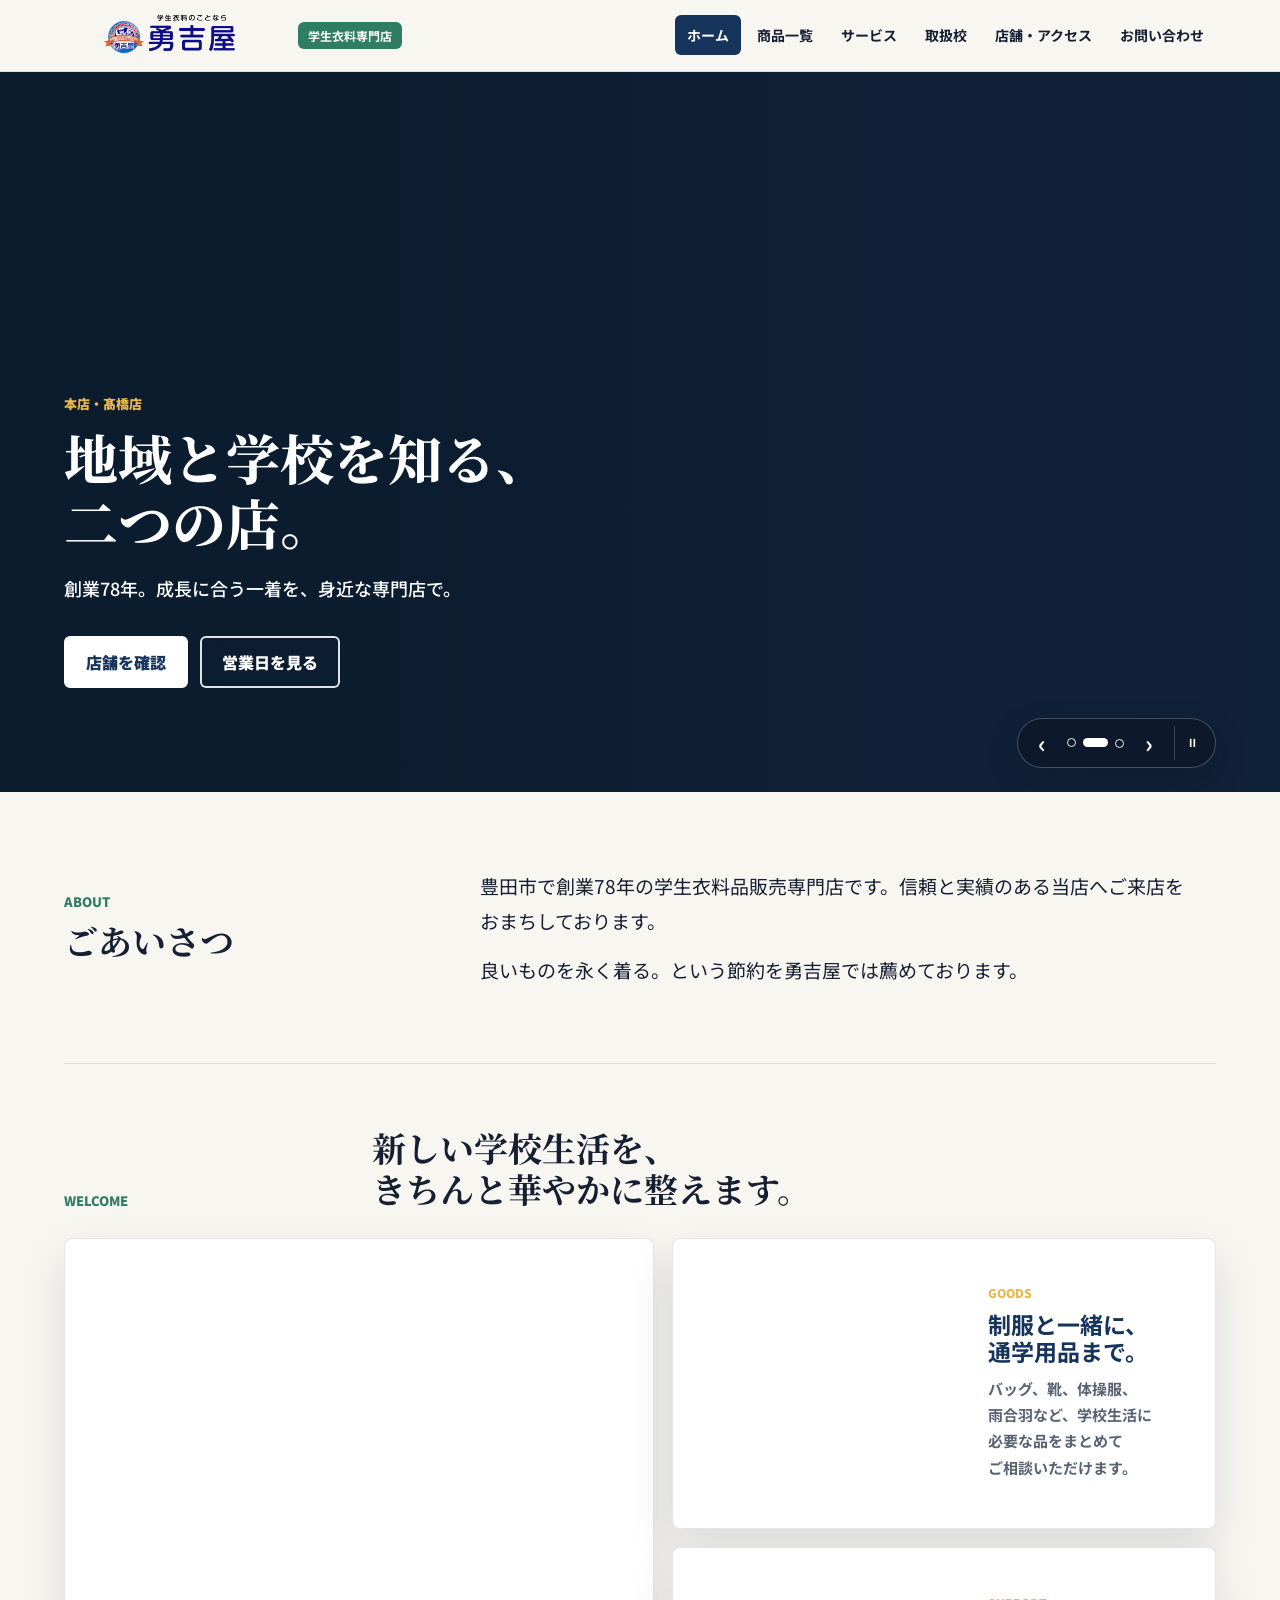
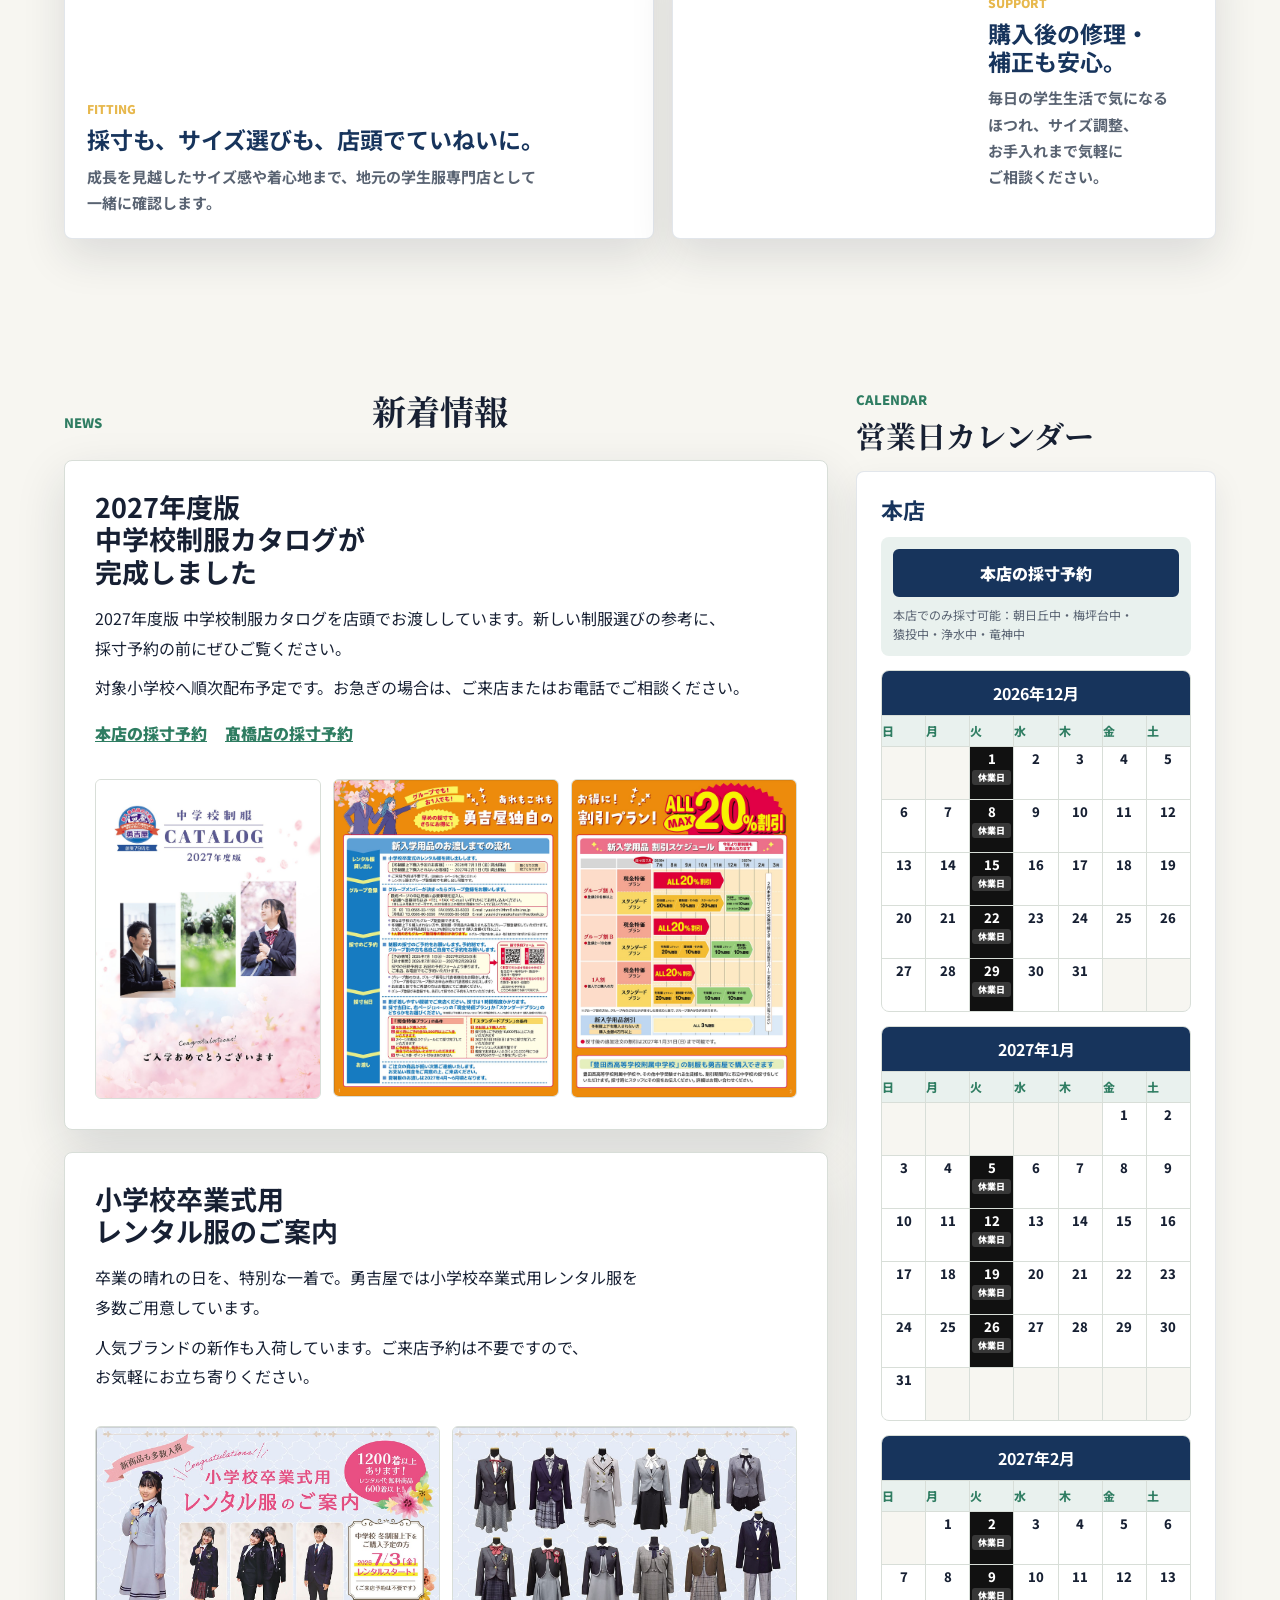
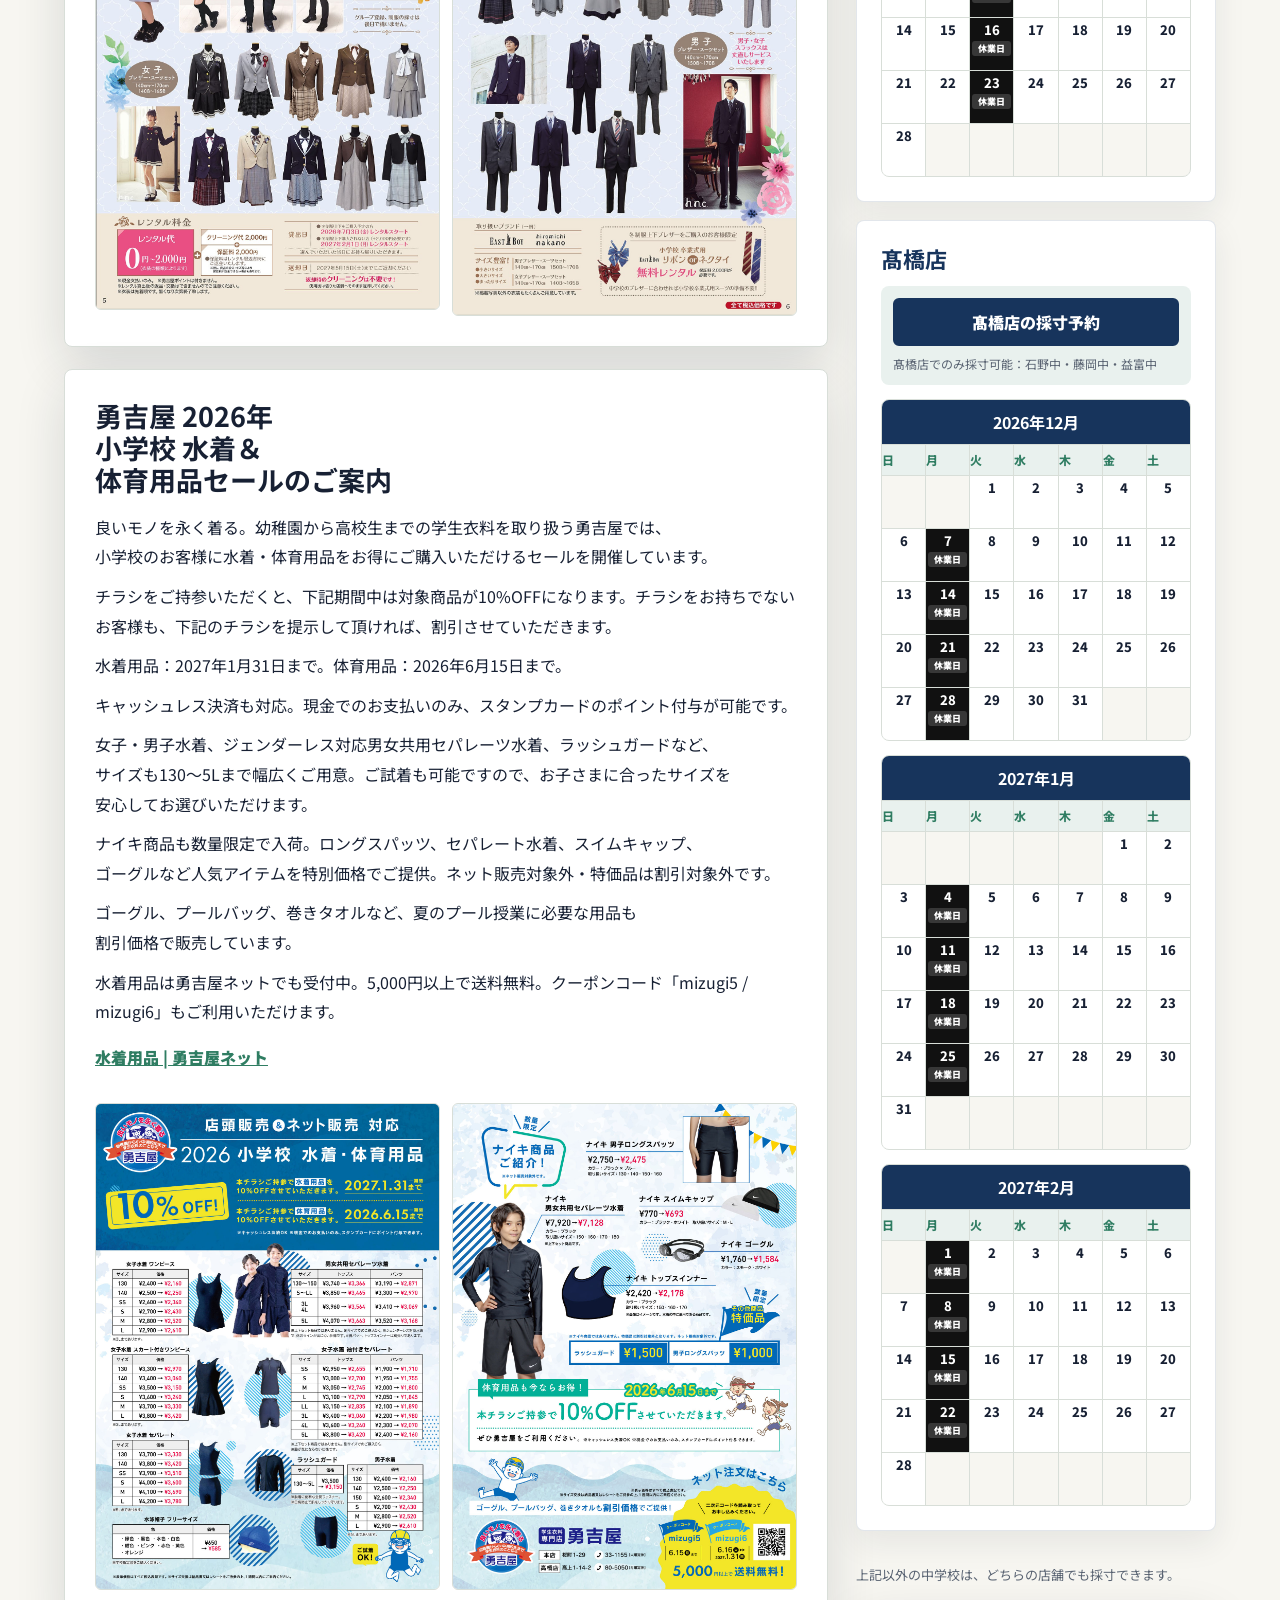
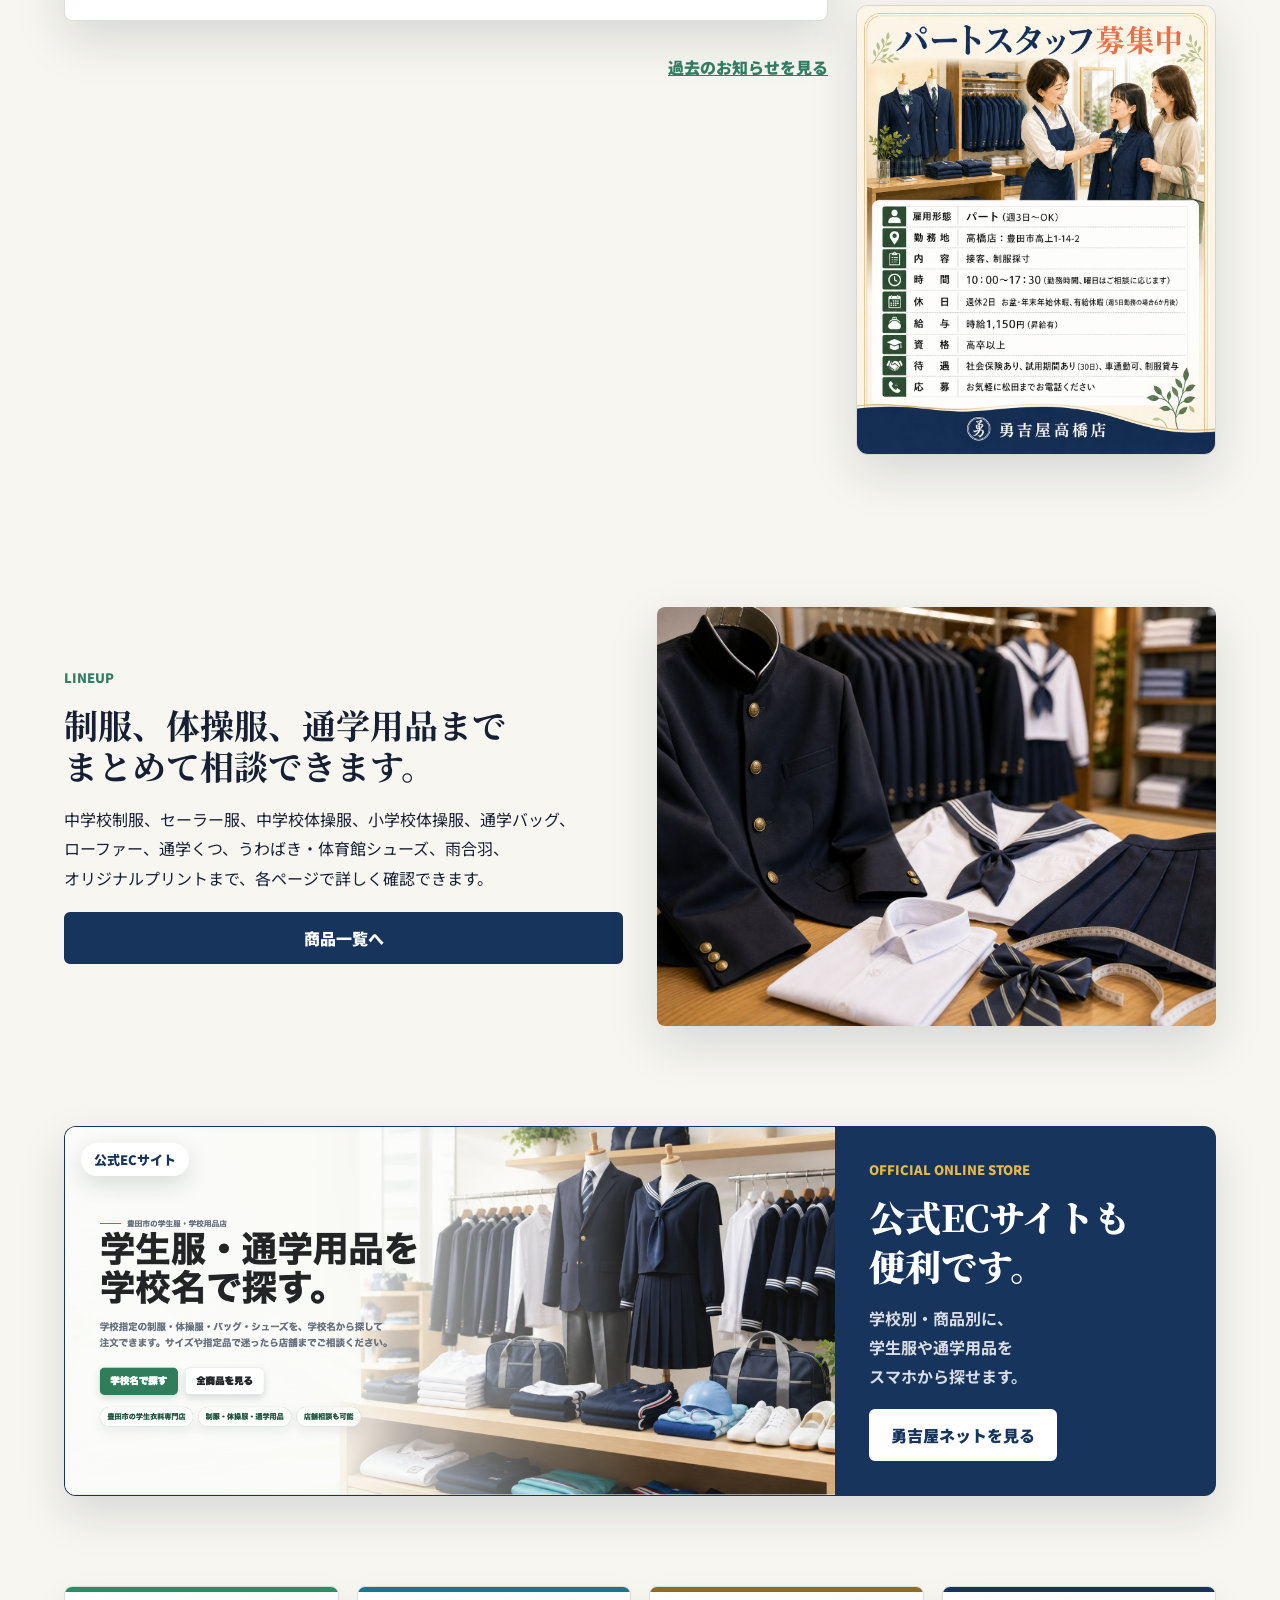
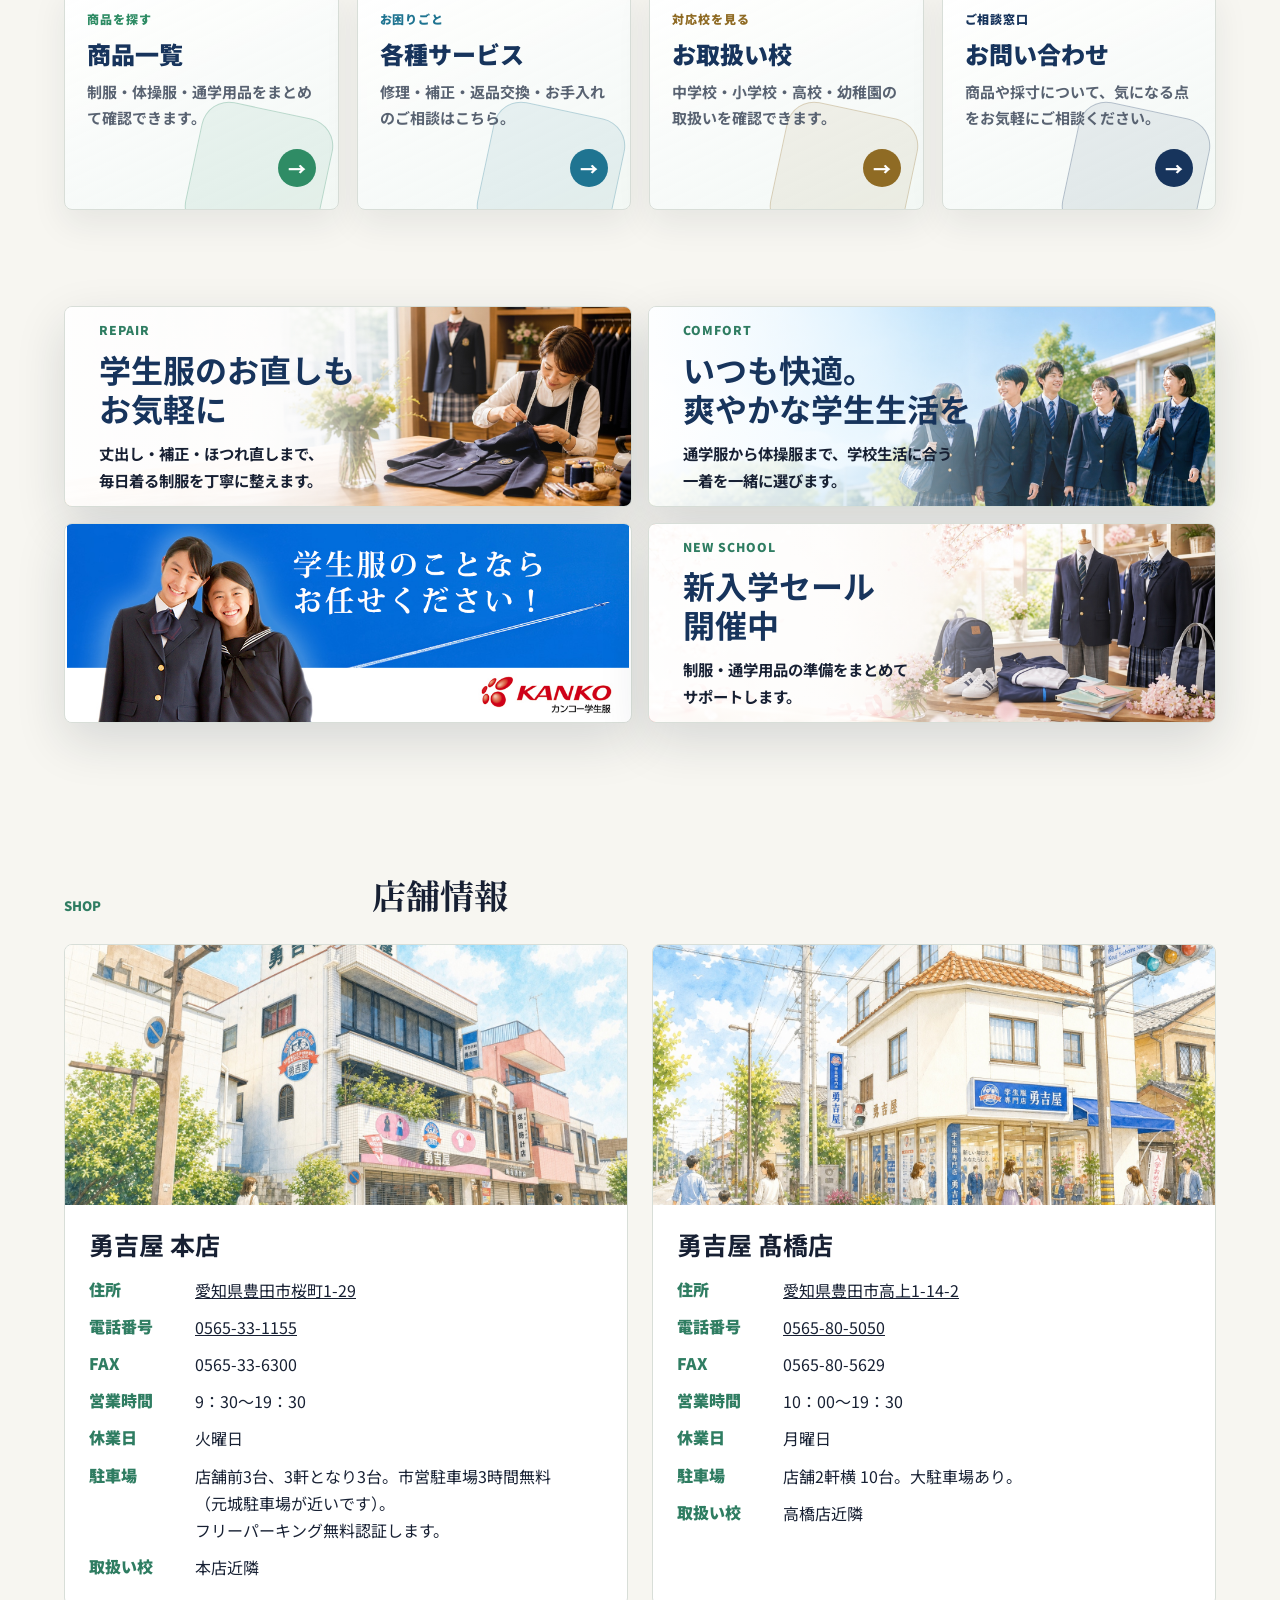
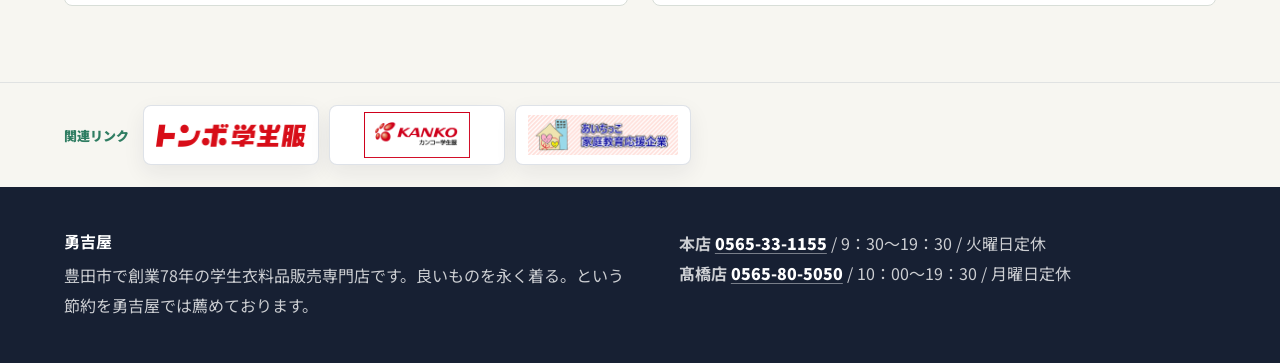
<file: index.html>
<!doctype html>
<html lang="ja">
<head>
  <meta charset="utf-8">
  <meta name="viewport" content="width=device-width, initial-scale=1">
  <title>豊田市の学生服・体操服・通学用品専門店 | 勇吉屋</title>
  <meta name="description" content="豊田市で創業78年の学生衣料品販売専門店。学生服、セーラー服、体操服、通学用品、修理・補正、取扱校、店舗情報をご案内します。">
  <link rel="preconnect" href="https://fonts.googleapis.com">
  <link rel="preconnect" href="https://fonts.gstatic.com" crossorigin>
  <link href="https://fonts.googleapis.com/css2?family=Noto+Sans+JP:wght@400;500;700;900&family=Noto+Serif+JP:wght@600;800&display=swap" rel="stylesheet">
  <link rel="icon" href="assets/original/logo.png">
  <link rel="stylesheet" href="assets/css/styles.css?v=home-promo-3">
</head>
<body data-page="index.html">
  <header class="site-header">
    <a class="brand" href="index.html" aria-label="勇吉屋 ホーム">
      <img src="assets/original/logo.png" alt="豊田市内の勇吉屋へ">
      <span>学生衣料専門店</span>
    </a>
    <button class="menu-toggle" type="button" aria-expanded="false" aria-controls="site-nav"><span></span><span></span><span></span><b>メニュー</b></button>
    <nav class="site-nav" id="site-nav" aria-label="主要ナビゲーション">
      <a href="index.html" class="is-current">ホーム</a><a href="products.html" class="">商品一覧</a><a href="services.html" class="">サービス</a><a href="schools.html" class="">取扱校</a><a href="stores.html" class="">店舗・アクセス</a><a href="contact.html" class="">お問い合わせ</a>
    </nav>
  </header>
  <section class="hero-slider" data-hero-slider aria-roledescription="カルーセル" aria-label="勇吉屋のご案内">
    <div class="hero-slider__viewport">
      <article class="hero hero-slide hero-slide--entry is-active" data-hero-slide data-slide-label="新入学の準備" aria-hidden="false">
        <picture class="hero-slide__media">
          <source media="(max-width: 640px)" srcset="assets/generated/hero-slide-entry-mobile.jpg">
          <img src="assets/generated/hero-slide-entry.jpg" alt="桜の季節に勇吉屋本店へ向かう新入学生と家族のイメージ" fetchpriority="high" decoding="async">
        </picture>
        <span class="hero-slide__shade" aria-hidden="true"></span>
        <div class="hero__inner">
          <p class="eyebrow">新入学の準備</p>
          <h1><span class="title-line">新しい一歩を、</span><span class="title-line">地元の勇吉屋から。</span></h1>
          <p class="hero__lead"><span class="mobile-line">採寸から制服・体操服・通学用品まで。</span><span class="mobile-line">新しい学校生活を、まとめて整えます。</span></p>
          <div class="hero__actions"><a class="button button--light" href="products.html">商品を見る</a><a class="button button--ghost-light" href="schools.html">取扱校を探す</a></div>
        </div>
      </article>

      <article class="hero hero-slide hero-slide--takahashi" data-hero-slide data-slide-label="本店と髙橋店" aria-hidden="true">
        <picture class="hero-slide__media">
          <source media="(max-width: 640px)" srcset="assets/generated/hero-slide-takahashi-summer-mobile.jpg">
          <img src="assets/generated/hero-slide-takahashi-summer.jpg" alt="保護者と夏服の学生が勇吉屋髙橋店へ買い物に向かうイメージ" loading="lazy" decoding="async">
        </picture>
        <span class="hero-slide__shade" aria-hidden="true"></span>
        <div class="hero__inner">
          <p class="eyebrow">本店・髙橋店</p>
          <h2><span class="title-line">地域と学校を知る、</span><span class="title-line">二つの店。</span></h2>
          <p class="hero__lead"><span class="mobile-line hero-phrase">創業78年。</span><span class="mobile-line hero-phrase">成長に合う一着を、身近な専門店で。</span></p>
          <div class="hero__actions"><a class="button button--light" href="stores.html">店舗を確認</a><a class="button button--ghost-light" href="#calendar">営業日を見る</a></div>
        </div>
      </article>

      <article class="hero hero-slide hero-slide--fitting" data-hero-slide data-slide-label="採寸とお直し" aria-hidden="true">
        <picture class="hero-slide__media">
          <source media="(max-width: 640px)" srcset="assets/generated/hero-slide-fitting-mobile.jpg">
          <img src="assets/generated/hero-slide-fitting.jpg" alt="勇吉屋で学生服の採寸を受け、通学用品を選ぶ家族のイメージ" loading="lazy" decoding="async">
        </picture>
        <span class="hero-slide__shade" aria-hidden="true"></span>
        <div class="hero__inner">
          <p class="eyebrow">学生衣料専門店</p>
          <h2><span class="title-line">採寸も、お直しも。</span><span class="title-line">永く着るために。</span></h2>
          <p class="hero__lead"><span class="mobile-line">豊富な学校用品と、購入後の修理・補正まで。</span><span class="mobile-line">地元でしっかり支えます。</span></p>
          <div class="hero__actions"><a class="button button--light" href="services.html">サービスを見る</a><a class="button button--ghost-light" href="#calendar">営業日・予約を見る</a></div>
        </div>
      </article>
    </div>

    <div class="hero-slider__controls" aria-label="スライド操作">
      <button class="hero-slider__arrow" type="button" data-hero-prev aria-label="前のスライド">‹</button>
      <div class="hero-slider__dots" role="group" aria-label="表示するスライド">
        <button class="hero-slider__dot is-active" type="button" data-hero-dot="0" aria-label="1枚目 新入学の準備" aria-current="true"></button>
        <button class="hero-slider__dot" type="button" data-hero-dot="1" aria-label="2枚目 本店と髙橋店" aria-current="false"></button>
        <button class="hero-slider__dot" type="button" data-hero-dot="2" aria-label="3枚目 採寸とお直し" aria-current="false"></button>
      </div>
      <button class="hero-slider__arrow" type="button" data-hero-next aria-label="次のスライド">›</button>
      <button class="hero-slider__pause" type="button" data-hero-pause aria-label="自動再生を停止"><span aria-hidden="true">Ⅱ</span></button>
    </div>
    <p class="sr-only" data-hero-live aria-live="polite">1枚目 新入学の準備</p>
  </section>
  <main>

    <section class="section intro-band">
      <div class="section__heading">
        <p class="eyebrow">About</p>
        <h2>ごあいさつ</h2>
      </div>
      <div class="intro-copy">
        <p><span class="mobile-line">豊田市で創業78年の学生衣料品販売専門店です。</span><span class="mobile-line">信頼と実績のある当店へご来店をおまちしております。</span></p>
        <p><span class="mobile-line">良いものを永く着る。</span><span class="mobile-line">という節約を勇吉屋では薦めております。</span></p>
      </div>
    </section>

    <section class="section welcome-gallery" aria-label="勇吉屋でできること">
      <div class="section__heading">
        <p class="eyebrow">Welcome</p>
        <h2><span class="title-line">新しい学校生活を、</span><span class="title-line">きちんと華やかに整えます。</span></h2>
      </div>
      <div class="welcome-gallery__grid">
        <article class="welcome-card welcome-card--wide">
          <picture>
            <source media="(max-width: 640px)" srcset="assets/generated/illustration-fitting-mobile.jpg">
            <img src="assets/generated/illustration-fitting.jpg" alt="制服の採寸を相談している店頭イメージ" loading="lazy" decoding="async">
          </picture>
          <div class="welcome-card__body">
            <span class="welcome-card__kicker">Fitting</span>
            <h3>採寸も、サイズ選びも、店頭でていねいに。</h3>
            <p>成長を見越したサイズ感や着心地まで、地元の学生服専門店として一緒に確認します。</p>
          </div>
        </article>
        <article class="welcome-card welcome-card--goods">
          <picture>
            <source media="(max-width: 640px)" srcset="assets/generated/illustration-school-goods-mobile.jpg">
            <img src="assets/generated/illustration-school-goods.jpg" alt="通学バッグや靴など学校用品を並べたイメージ" loading="lazy" decoding="async">
          </picture>
          <div class="welcome-card__body">
            <span class="welcome-card__kicker">Goods</span>
            <h3>制服と一緒に、通学用品まで。</h3>
            <p>バッグ、靴、体操服、雨合羽など、学校生活に必要な品をまとめてご相談いただけます。</p>
          </div>
        </article>
        <article class="welcome-card welcome-card--service">
          <picture>
            <source media="(max-width: 640px)" srcset="assets/generated/illustration-shop-service-mobile.jpg">
            <img src="assets/generated/illustration-shop-service.jpg" alt="店頭で学生服を受け取る家族のイメージ" loading="lazy" decoding="async">
          </picture>
          <div class="welcome-card__body">
            <span class="welcome-card__kicker">Support</span>
            <h3>購入後の修理・補正も安心。</h3>
            <p>毎日の学生生活で気になるほつれ、サイズ調整、お手入れまで気軽にご相談ください。</p>
          </div>
        </article>
      </div>
    </section>

    <section class="section home-news-calendar">
      <div class="home-news-column">
        <div class="section__heading">
          <p class="eyebrow">News</p>
          <h2>新着情報</h2>
        </div>
        <div class="notice-list live-notice-list" data-hp-news-feed data-news-feed="https://kokotomo-sns.bantex.jp/api/public/hp-news/yuukichiya/latest.json" data-news-limit="3" data-news-fallback="[data-news-static-fallback]" hidden></div>
        <div class="notice-list" data-news-static-fallback>
        <article class="notice">
              <div class="notice__copy">
                <h3><span class="title-line">2027年度版</span><span class="title-line">中学校制服カタログが</span><span class="title-line">完成しました</span></h3>
                <p><span class="keep">2027年度版 中学校制服カタログ</span>を店頭でお渡ししています。新しい制服選びの参考に、採寸予約の前にぜひご覧ください。</p>
                <p>対象小学校へ順次配布予定です。お急ぎの場合は、ご来店またはお電話でご相談ください。</p>
                <div class="notice-actions">
                  <a class="text-link" href="https://airrsv.net/yuukichiya/calendar" target="_blank" rel="noopener noreferrer">本店の採寸予約</a>
                  <a class="text-link" href="https://airrsv.net/yuukichiyatakahashi/calendar" target="_blank" rel="noopener noreferrer">髙橋店の採寸予約</a>
                </div>
              </div>
              <div class="notice__media notice__media--three">
                <img src="assets/original/home/catalog-2027-01.jpg" alt="2027年度版 中学校制服カタログ 表紙" loading="lazy" decoding="async"><img src="assets/original/home/catalog-2027-02.jpg" alt="2027年度版 中学校制服カタログ 紙面" loading="lazy" decoding="async"><img src="assets/original/home/catalog-2027-03.jpg" alt="2027年度版 中学校制服カタログ 紙面" loading="lazy" decoding="async">
              </div>
            </article><article class="notice">
              <div class="notice__copy">
                <h3><span class="title-line">小学校卒業式用</span><span class="title-line">レンタル服のご案内</span></h3>
                <p>卒業の晴れの日を、特別な一着で。勇吉屋では<span class="keep">小学校卒業式用レンタル服</span>を多数ご用意しています。</p>
                <p>人気ブランドの新作も入荷しています。ご来店予約は不要ですので、お気軽にお立ち寄りください。</p>
              </div>
              <div class="notice__media">
                <img src="assets/original/home/rental-2026-01.jpg" alt="小学校卒業式用レンタル服のご案内 女子" loading="lazy" decoding="async"><img src="assets/original/home/rental-2026-02.jpg" alt="小学校卒業式用レンタル服のご案内 男子" loading="lazy" decoding="async">
              </div>
            </article><article class="notice">
              <div class="notice__copy">
                <h3><span class="title-line">勇吉屋 2026年</span><span class="title-line">小学校 水着＆</span><span class="title-line">体育用品セールのご案内</span></h3>
                <p>良いモノを永く着る。<span class="keep">幼稚園から高校生まで</span>の<span class="keep">学生衣料</span>を取り扱う勇吉屋では、<span class="keep">小学校のお客様</span>に<span class="keep">水着・体育用品</span>をお得にご購入いただけるセールを開催しています。</p><p>チラシをご持参いただくと、下記期間中は対象商品が<span class="keep">10%OFF</span>になります。チラシをお持ちでないお客様も、下記のチラシを提示して頂ければ、割引させていただきます。</p><p>水着用品：<span class="keep">2027年1月31日</span>まで。体育用品：<span class="keep">2026年6月15日</span>まで。</p><p><span class="keep">キャッシュレス決済</span>も対応。現金でのお支払いのみ、<span class="keep">スタンプカード</span>のポイント付与が可能です。</p><p><span class="keep">女子・男子水着</span>、<span class="keep">ジェンダーレス対応</span><span class="keep">男女共用セパレーツ水着</span>、<span class="keep">ラッシュガード</span>など、サイズも<span class="keep">130〜5L</span>まで幅広くご用意。ご試着も可能ですので、お子さまに合ったサイズを安心してお選びいただけます。</p><p>ナイキ商品も数量限定で入荷。<span class="keep">ロングスパッツ</span>、<span class="keep">セパレート水着</span>、<span class="keep">スイムキャップ</span>、ゴーグルなど人気アイテムを特別価格でご提供。ネット販売対象外・特価品は割引対象外です。</p><p>ゴーグル、<span class="keep">プールバッグ</span>、<span class="keep">巻きタオル</span>など、夏のプール授業に必要な用品も割引価格で販売しています。</p><p>水着用品は<span class="keep">勇吉屋ネット</span>でも受付中。<span class="keep">5,000円以上</span>で<span class="keep">送料無料</span>。<span class="keep">クーポンコード</span>「mizugi5 / mizugi6」もご利用いただけます。</p>
                <a class="text-link" href="https://yuukichiya.base.shop/categories/5004492" target="_blank" rel="noopener noreferrer">水着用品 | 勇吉屋ネット</a>
              </div>
              <div class="notice__media">
                <img src="assets/original/notice-swim-2026-a.jpg" alt="勇吉屋 2026年 小学校 水着＆体育用品セールのご案内の告知画像"><img src="assets/original/notice-swim-2026-b.jpg" alt="勇吉屋 2026年 小学校 水着＆体育用品セールのご案内の告知画像">
              </div>
            </article>
        </div>
        <div class="news-archive-link">
          <a class="text-link" href="news.html">過去のお知らせを見る</a>
        </div>
      </div>
      <aside class="home-calendar-column" id="calendar" aria-label="営業日カレンダー">
        <div class="section__heading">
          <p class="eyebrow">Calendar</p>
          <h2>営業日カレンダー</h2>
        </div>
        <div class="calendar-stack">
          <article class="store-calendar">
            <div class="store-calendar__head">
              <h3>本店</h3>
            </div>
            <div class="store-calendar__reservation">
              <a class="button" href="https://airrsv.net/yuukichiya/calendar" target="_blank" rel="noopener noreferrer">本店の採寸予約</a>
              <p>本店でのみ採寸可能：朝日丘中・梅坪台中・猿投中・浄水中・竜神中</p>
            </div>
            <div class="month-calendar-list">
              <div class="shop-calendar-list" data-store-calendar="main"></div>
            </div>
          </article>
          <article class="store-calendar">
            <div class="store-calendar__head">
              <h3>髙橋店</h3>
            </div>
            <div class="store-calendar__reservation">
              <a class="button" href="https://airrsv.net/yuukichiyatakahashi/calendar" target="_blank" rel="noopener noreferrer">髙橋店の採寸予約</a>
              <p>髙橋店でのみ採寸可能：石野中・藤岡中・益富中</p>
            </div>
            <div class="month-calendar-list">
              <div class="shop-calendar-list" data-store-calendar="takahashi"></div>
            </div>
          </article>
        </div>
        <p class="calendar-note">上記以外の中学校は、どちらの店舗でも採寸できます。</p>
        <div class="calendar-recruitment" aria-label="勇吉屋高橋店 パートスタッフ募集">
          <a class="recruitment-flyer-link" href="assets/generated/recruitment-flyer-gpt-image2-20260720.png" target="_blank" rel="noopener noreferrer" aria-label="パートスタッフ募集チラシを大きく表示">
            <img src="assets/generated/recruitment-flyer-gpt-image2-20260720.png" alt="勇吉屋高橋店 パートスタッフ募集。週3日から、時給1,150円。接客、制服採寸のお仕事です" loading="lazy" decoding="async">
          </a>
        </div>
      </aside>
    </section>

    <section class="section split-feature">
      <div>
        <p class="eyebrow">Lineup</p>
        <h2><span class="title-line">制服、体操服、通学用品まで</span><span class="title-line">まとめて相談できます。</span></h2>
        <p><span class="keep">中学校制服</span>、<span class="keep">セーラー服</span>、<span class="keep">中学校体操服</span>、<span class="keep">小学校体操服</span>、<span class="keep">通学バッグ</span>、<span class="keep">ローファー</span>、<span class="keep">通学くつ</span>、<span class="keep">うわばき・体育館シューズ</span>、<span class="keep">雨合羽</span>、<span class="keep">オリジナルプリント</span>まで、各ページで詳しく確認できます。</p>
        <a class="button" href="products.html">商品一覧へ</a>
      </div>
      <picture class="feature-image"><source media="(max-width: 640px)" srcset="assets/generated/uniform-closeup-mobile.jpg"><img src="assets/generated/uniform-closeup.jpg" alt="学生服と通学用品のアップ写真"></picture>
    </section>

    <section class="section ec-shop-promo" aria-labelledby="ec-shop-promo-title">
      <a class="ec-shop-promo__link" href="https://yuukichiya.base.shop/" target="_blank" rel="noopener noreferrer">
        <span class="ec-shop-promo__visual">
          <img src="assets/original/home/official-ec-new-design-20260720.png" alt="新デザインの公式ECサイト・勇吉屋ネットの画面" loading="lazy" decoding="async">
          <span class="ec-shop-promo__badge">公式ECサイト</span>
        </span>
        <span class="ec-shop-promo__copy">
          <span class="eyebrow">Official Online Store</span>
          <span class="ec-shop-promo__title" id="ec-shop-promo-title"><span class="phrase-line">公式ECサイトも</span><span class="phrase-line">便利です。</span></span>
          <span class="ec-shop-promo__text"><span class="phrase-line">学校別・商品別に、</span><span class="phrase-line">学生服や通学用品を</span><span class="phrase-line">スマホから探せます。</span></span>
          <span class="button">勇吉屋ネットを見る</span>
        </span>
      </a>
    </section>

    <section class="section quick-links" aria-label="主要メニュー">
      <a class="quick-link-card" href="products.html">
        <span class="quick-link-card__meta">商品を探す</span>
        <span class="quick-link-card__title">商品一覧</span>
        <span class="quick-link-card__text">制服・体操服・通学用品をまとめて確認できます。</span>
        <span class="quick-link-card__arrow" aria-hidden="true">→</span>
      </a>
      <a class="quick-link-card" href="services.html">
        <span class="quick-link-card__meta">お困りごと</span>
        <span class="quick-link-card__title">各種サービス</span>
        <span class="quick-link-card__text">修理・補正・返品交換・お手入れのご相談はこちら。</span>
        <span class="quick-link-card__arrow" aria-hidden="true">→</span>
      </a>
      <a class="quick-link-card" href="schools.html">
        <span class="quick-link-card__meta">対応校を見る</span>
        <span class="quick-link-card__title">お取扱い校</span>
        <span class="quick-link-card__text">中学校・小学校・高校・幼稚園の取扱いを確認できます。</span>
        <span class="quick-link-card__arrow" aria-hidden="true">→</span>
      </a>
      <a class="quick-link-card" href="contact.html">
        <span class="quick-link-card__meta">ご相談窓口</span>
        <span class="quick-link-card__title">お問い合わせ</span>
        <span class="quick-link-card__text">商品や採寸について、気になる点をお気軽にご相談ください。</span>
        <span class="quick-link-card__arrow" aria-hidden="true">→</span>
      </a>
    </section>

    <section class="section support-banner-strip" aria-label="勇吉屋のサービス案内">
      <div class="support-banner-grid">
        <article class="support-banner support-banner--repair">
          <img src="assets/generated/support-repair.jpg" alt="学生服のお直しや補正を相談できる店頭イメージ" loading="lazy" decoding="async">
          <div class="support-banner__copy">
            <p class="support-banner__label">Repair</p>
            <h3><span class="keep">学生服のお直しも</span><span class="keep">お気軽に</span></h3>
            <p>丈出し・補正・ほつれ直しまで、毎日着る制服を丁寧に整えます。</p>
          </div>
        </article>
        <article class="support-banner support-banner--life">
          <img src="assets/generated/support-life.jpg" alt="制服で快適に通学する学生生活のイメージ" loading="lazy" decoding="async">
          <div class="support-banner__copy">
            <p class="support-banner__label">Comfort</p>
            <h3><span class="keep">いつも快適。</span><span class="keep">爽やかな学生生活を</span></h3>
            <p>通学服から体操服まで、学校生活に合う一着を一緒に選びます。</p>
          </div>
        </article>
        <img class="support-banner-image support-banner-image--kanko" src="assets/original/home/hero-slider-03.jpg" alt="カンコー学生服の公式案内バナー" loading="lazy" decoding="async">
        <article class="support-banner support-banner--sale">
          <img src="assets/generated/support-sale.jpg" alt="新入学用品をそろえる春の店頭イメージ" loading="lazy" decoding="async">
          <div class="support-banner__copy">
            <p class="support-banner__label">New School</p>
            <h3><span class="keep">新入学セール</span><span class="keep">開催中</span></h3>
            <p>制服・通学用品の準備をまとめてサポートします。</p>
          </div>
        </article>
      </div>
    </section>

    <section class="section">
      <div class="section__heading">
        <p class="eyebrow">Shop</p>
        <h2>店舗情報</h2>
      </div>

  <div class="store-grid">
    <article class="store-card">
          <picture class="store-card__image"><source media="(max-width: 640px)" srcset="assets/generated/store-illustration-main-20260722-mobile.jpg"><img src="assets/generated/store-illustration-main-20260722.jpg" alt="現在の勇吉屋 本店外観を描いた明るい色鉛筆と水彩のデッサン"></picture>
          <div class="store-card__body">
            <h3>勇吉屋 本店</h3>
            <dl>
              <dt>住所</dt><dd><a href="https://www.google.com/maps/search/?api=1&amp;query=%E6%84%9B%E7%9F%A5%E7%9C%8C%E8%B1%8A%E7%94%B0%E5%B8%82%E6%A1%9C%E7%94%BA1-29" target="_blank" rel="noopener noreferrer">愛知県豊田市桜町1-29</a></dd>
              <dt>電話番号</dt><dd><a href="tel:0565331155">0565-33-1155</a></dd>
              <dt>FAX</dt><dd>0565-33-6300</dd>
              <dt>営業時間</dt><dd>9：30～19：30</dd>
              <dt>休業日</dt><dd>火曜日</dd>
              <dt>駐車場</dt><dd>店舗前3台、3軒となり3台。市営駐車場3時間無料（元城駐車場が近いです）。<span class="keep">フリーパーキング</span>無料認証します。</dd>
              <dt>取扱い校</dt><dd>本店近隣</dd>
            </dl>
          </div>
        </article><article class="store-card">
          <picture class="store-card__image"><source media="(max-width: 640px)" srcset="assets/generated/store-illustration-takahashi-mobile.jpg"><img src="assets/generated/store-illustration-takahashi.jpg" alt="勇吉屋 髙橋店の店舗イメージ"></picture>
          <div class="store-card__body">
            <h3>勇吉屋 髙橋店</h3>
            <dl>
              <dt>住所</dt><dd><a href="https://www.google.com/maps/search/?api=1&amp;query=%E6%84%9B%E7%9F%A5%E7%9C%8C%E8%B1%8A%E7%94%B0%E5%B8%82%E9%AB%98%E4%B8%8A1-14-2" target="_blank" rel="noopener noreferrer">愛知県豊田市高上1-14-2</a></dd>
              <dt>電話番号</dt><dd><a href="tel:0565805050">0565-80-5050</a></dd>
              <dt>FAX</dt><dd>0565-80-5629</dd>
              <dt>営業時間</dt><dd>10：00～19：30</dd>
              <dt>休業日</dt><dd>月曜日</dd>
              <dt>駐車場</dt><dd>店舗2軒横 10台。大駐車場あり。</dd>
              <dt>取扱い校</dt><dd>高橋店近隣</dd>
            </dl>
          </div>
        </article>
  </div>
    </section>
  
  </main>
  <section class="partner-links" aria-label="関連リンク">
    <div class="partner-links__inner">
      <span class="partner-links__label">関連リンク</span>
      <div class="partner-banner-list">
        <a class="partner-banner partner-banner--tombow" href="https://www.tombow.gr.jp/" target="_blank" rel="noopener noreferrer" aria-label="トンボ学生服 公式サイト"><img src="assets/original/partner-banners/tombow.png" alt="トンボ学生服"></a>
        <a class="partner-banner partner-banner--kanko" href="https://kanko-gakuseifuku.co.jp/" target="_blank" rel="noopener noreferrer" aria-label="カンコー学生服 公式サイト"><img src="assets/original/partner-banners/kanko.gif" alt="KANKO カンコー学生服"></a>
        <a class="partner-banner partner-banner--aichikko" href="https://www.pref.aichi.jp/site/kateikyouiku2/katei-ouenkigyou-bosyu.html" target="_blank" rel="noopener noreferrer" aria-label="あいちっこ 家庭教育応援企業"><img src="assets/original/partner-banners/aichikko.png" alt="あいちっこ 家庭教育応援企業"></a>
      </div>
    </div>
  </section>
  <footer class="site-footer">
    <div>
      <strong>勇吉屋</strong>
      <p>豊田市で<span class="keep">創業78年</span>の<span class="keep">学生衣料品販売専門店</span>です。良いものを永く着る。という節約を勇吉屋では薦めております。</p>
    </div>
    <div class="footer-stores">
      <p><b>本店</b> <a href="tel:0565331155">0565-33-1155</a> / 9：30～19：30 / 火曜日定休</p><p><b>髙橋店</b> <a href="tel:0565805050">0565-80-5050</a> / 10：00～19：30 / 月曜日定休</p>
    </div>
  </footer>
  <script src="assets/js/site.js?v=client-calendar-20260722"></script>
  <script src="assets/js/hp-news-feed.js?v=mobile-thumb-1"></script>
</body>
</html>
</file>
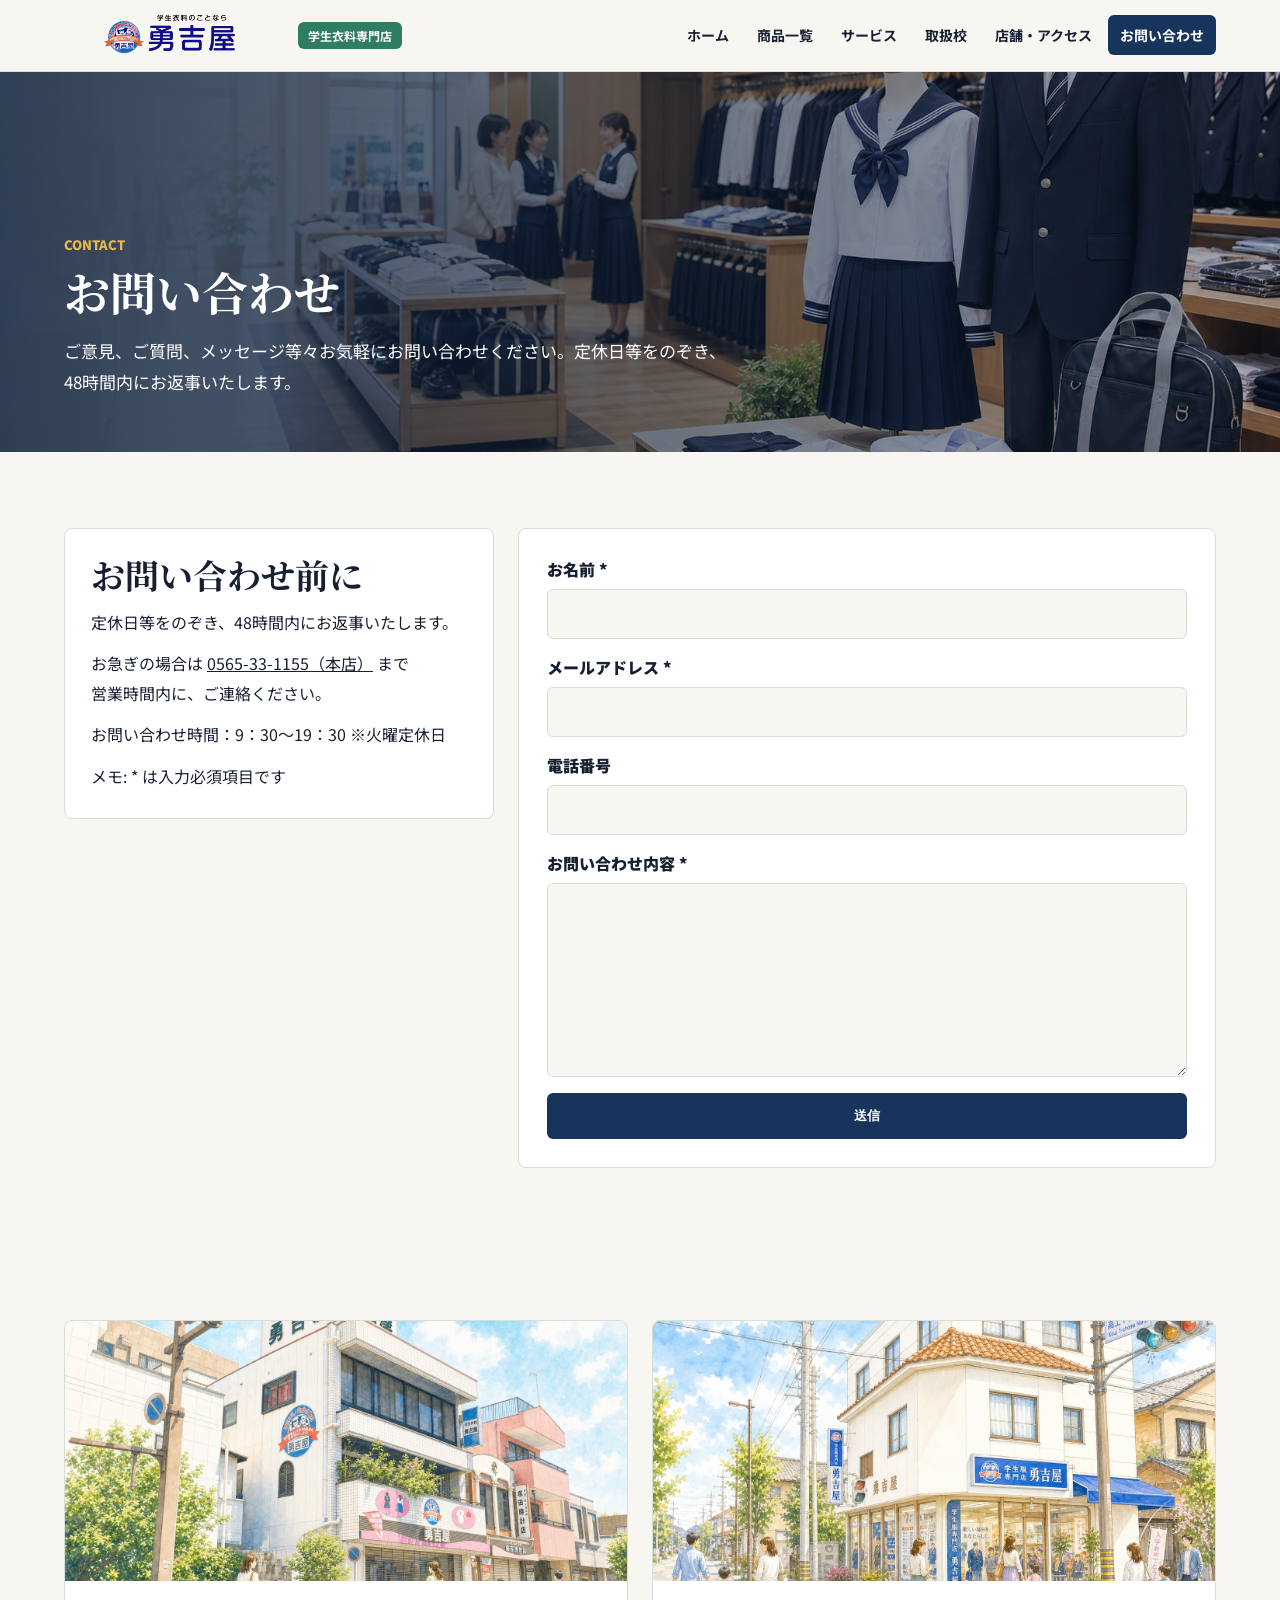
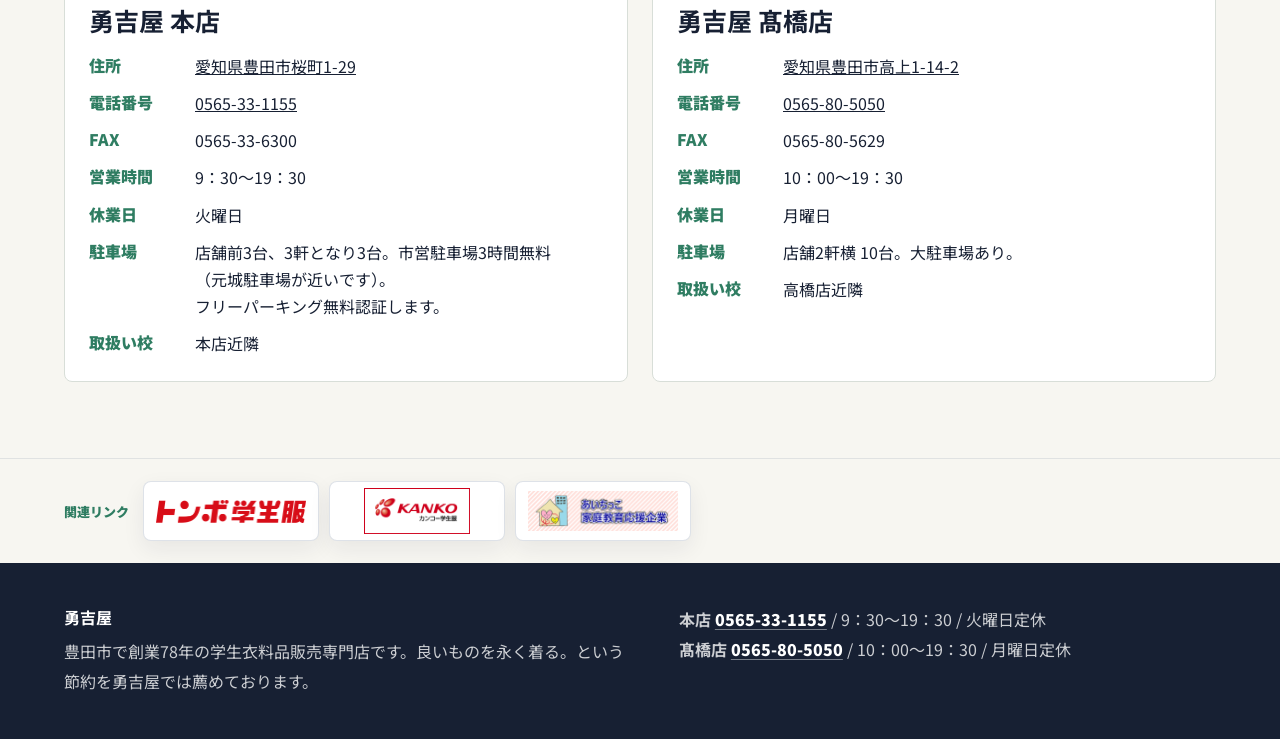
<file: contact.html>
<!doctype html>
<html lang="ja">
<head>
  <meta charset="utf-8">
  <meta name="viewport" content="width=device-width, initial-scale=1">
  <title>お問い合わせ | 勇吉屋</title>
  <meta name="description" content="勇吉屋へのお問い合わせ。ご意見、ご質問、メッセージ等々お気軽にお問い合わせください。お急ぎの場合は本店まで営業時間内にご連絡ください。">
  <link rel="preconnect" href="https://fonts.googleapis.com">
  <link rel="preconnect" href="https://fonts.gstatic.com" crossorigin>
  <link href="https://fonts.googleapis.com/css2?family=Noto+Sans+JP:wght@400;500;700;900&family=Noto+Serif+JP:wght@600;800&display=swap" rel="stylesheet">
  <link rel="icon" href="assets/original/logo.png">
  <link rel="stylesheet" href="assets/css/styles.css">
</head>
<body data-page="contact.html">
  <header class="site-header">
    <a class="brand" href="index.html" aria-label="勇吉屋 ホーム">
      <img src="assets/original/logo.png" alt="豊田市内の勇吉屋へ">
      <span>学生衣料専門店</span>
    </a>
    <button class="menu-toggle" type="button" aria-expanded="false" aria-controls="site-nav"><span></span><span></span><span></span><b>メニュー</b></button>
    <nav class="site-nav" id="site-nav" aria-label="主要ナビゲーション">
      <a href="index.html" class="">ホーム</a><a href="products.html" class="">商品一覧</a><a href="services.html" class="">サービス</a><a href="schools.html" class="">取扱校</a><a href="stores.html" class="">店舗・アクセス</a><a href="contact.html" class="is-current">お問い合わせ</a>
    </nav>
  </header>
  <style>
  .page-bg-hero-uniform-hall-jpg { background-image: linear-gradient(90deg, rgba(15, 33, 58, .86), rgba(15, 33, 58, .34)), url('assets/generated/hero-uniform-hall.jpg'); }
  @media (max-width: 640px) {
    .page-bg-hero-uniform-hall-jpg { background-image: linear-gradient(90deg, rgba(15, 33, 58, .86), rgba(15, 33, 58, .34)), url('assets/generated/hero-uniform-hall-mobile.jpg'); }
  }
</style>
  <section class="page-hero page-bg-hero-uniform-hall-jpg">
    <div>
      <p class="eyebrow">Contact</p>
      <h1>お問い合わせ</h1>
      <p>ご意見、ご質問、メッセージ等々お気軽にお問い合わせください。定休日等をのぞき、48時間内にお返事いたします。</p>
    </div>
  </section>
  <main>
    
    <section class="section contact-layout">
      <div class="info-card contact-copy">
        <h2>お問い合わせ前に</h2>
        <p>定休日等をのぞき、48時間内にお返事いたします。</p>
        <p>お急ぎの場合は <a href="tel:0565331155">0565-33-1155（本店）</a> まで営業時間内に、ご連絡ください。</p>
        <p>お問い合わせ時間：9：30～19：30 ※火曜定休日</p>
        <p>メモ: * は入力必須項目です</p>
      </div>
      <form class="contact-form" action="#" method="post">
        <label>お名前 *<input type="text" name="name" required></label>
        <label>メールアドレス *<input type="email" name="email" required></label>
        <label>電話番号<input type="tel" name="tel"></label>
        <label>お問い合わせ内容 *<textarea name="message" rows="7" required></textarea></label>
        <button class="button" type="submit">送信</button>
      </form>
    </section>
    <section class="section">
      
  <div class="store-grid">
    <article class="store-card">
          <picture class="store-card__image"><source media="(max-width: 640px)" srcset="assets/generated/store-illustration-main-20260722-mobile.jpg"><img src="assets/generated/store-illustration-main-20260722.jpg" alt="現在の勇吉屋 本店外観を描いた明るい色鉛筆と水彩のデッサン"></picture>
          <div class="store-card__body">
            <h3>勇吉屋 本店</h3>
            <dl>
              <dt>住所</dt><dd><a href="https://www.google.com/maps/search/?api=1&amp;query=%E6%84%9B%E7%9F%A5%E7%9C%8C%E8%B1%8A%E7%94%B0%E5%B8%82%E6%A1%9C%E7%94%BA1-29" target="_blank" rel="noopener noreferrer">愛知県豊田市桜町1-29</a></dd>
              <dt>電話番号</dt><dd><a href="tel:0565331155">0565-33-1155</a></dd>
              <dt>FAX</dt><dd>0565-33-6300</dd>
              <dt>営業時間</dt><dd>9：30～19：30</dd>
              <dt>休業日</dt><dd>火曜日</dd>
              <dt>駐車場</dt><dd>店舗前3台、3軒となり3台。市営駐車場3時間無料（元城駐車場が近いです）。<span class="keep">フリーパーキング</span>無料認証します。</dd>
              <dt>取扱い校</dt><dd>本店近隣</dd>
            </dl>
          </div>
        </article><article class="store-card">
          <picture class="store-card__image"><source media="(max-width: 640px)" srcset="assets/generated/store-illustration-takahashi-mobile.jpg"><img src="assets/generated/store-illustration-takahashi.jpg" alt="勇吉屋 髙橋店の店舗イメージ"></picture>
          <div class="store-card__body">
            <h3>勇吉屋 髙橋店</h3>
            <dl>
              <dt>住所</dt><dd><a href="https://www.google.com/maps/search/?api=1&amp;query=%E6%84%9B%E7%9F%A5%E7%9C%8C%E8%B1%8A%E7%94%B0%E5%B8%82%E9%AB%98%E4%B8%8A1-14-2" target="_blank" rel="noopener noreferrer">愛知県豊田市高上1-14-2</a></dd>
              <dt>電話番号</dt><dd><a href="tel:0565805050">0565-80-5050</a></dd>
              <dt>FAX</dt><dd>0565-80-5629</dd>
              <dt>営業時間</dt><dd>10：00～19：30</dd>
              <dt>休業日</dt><dd>月曜日</dd>
              <dt>駐車場</dt><dd>店舗2軒横 10台。大駐車場あり。</dd>
              <dt>取扱い校</dt><dd>高橋店近隣</dd>
            </dl>
          </div>
        </article>
  </div>
    </section>
  
  </main>
  <section class="partner-links" aria-label="関連リンク">
    <div class="partner-links__inner">
      <span class="partner-links__label">関連リンク</span>
      <div class="partner-banner-list">
        <a class="partner-banner partner-banner--tombow" href="https://www.tombow.gr.jp/" target="_blank" rel="noopener noreferrer" aria-label="トンボ学生服 公式サイト"><img src="assets/original/partner-banners/tombow.png" alt="トンボ学生服"></a>
        <a class="partner-banner partner-banner--kanko" href="https://kanko-gakuseifuku.co.jp/" target="_blank" rel="noopener noreferrer" aria-label="カンコー学生服 公式サイト"><img src="assets/original/partner-banners/kanko.gif" alt="KANKO カンコー学生服"></a>
        <a class="partner-banner partner-banner--aichikko" href="https://www.pref.aichi.jp/site/kateikyouiku2/katei-ouenkigyou-bosyu.html" target="_blank" rel="noopener noreferrer" aria-label="あいちっこ 家庭教育応援企業"><img src="assets/original/partner-banners/aichikko.png" alt="あいちっこ 家庭教育応援企業"></a>
      </div>
    </div>
  </section>
  <footer class="site-footer">
    <div>
      <strong>勇吉屋</strong>
      <p>豊田市で<span class="keep">創業78年</span>の<span class="keep">学生衣料品販売専門店</span>です。良いものを永く着る。という節約を勇吉屋では薦めております。</p>
    </div>
    <div class="footer-stores">
      <p><b>本店</b> <a href="tel:0565331155">0565-33-1155</a> / 9：30～19：30 / 火曜日定休</p><p><b>髙橋店</b> <a href="tel:0565805050">0565-80-5050</a> / 10：00～19：30 / 月曜日定休</p>
    </div>
  </footer>
  <script src="assets/js/site.js?v=client-calendar-20260722"></script>
</body>
</html>
</file>
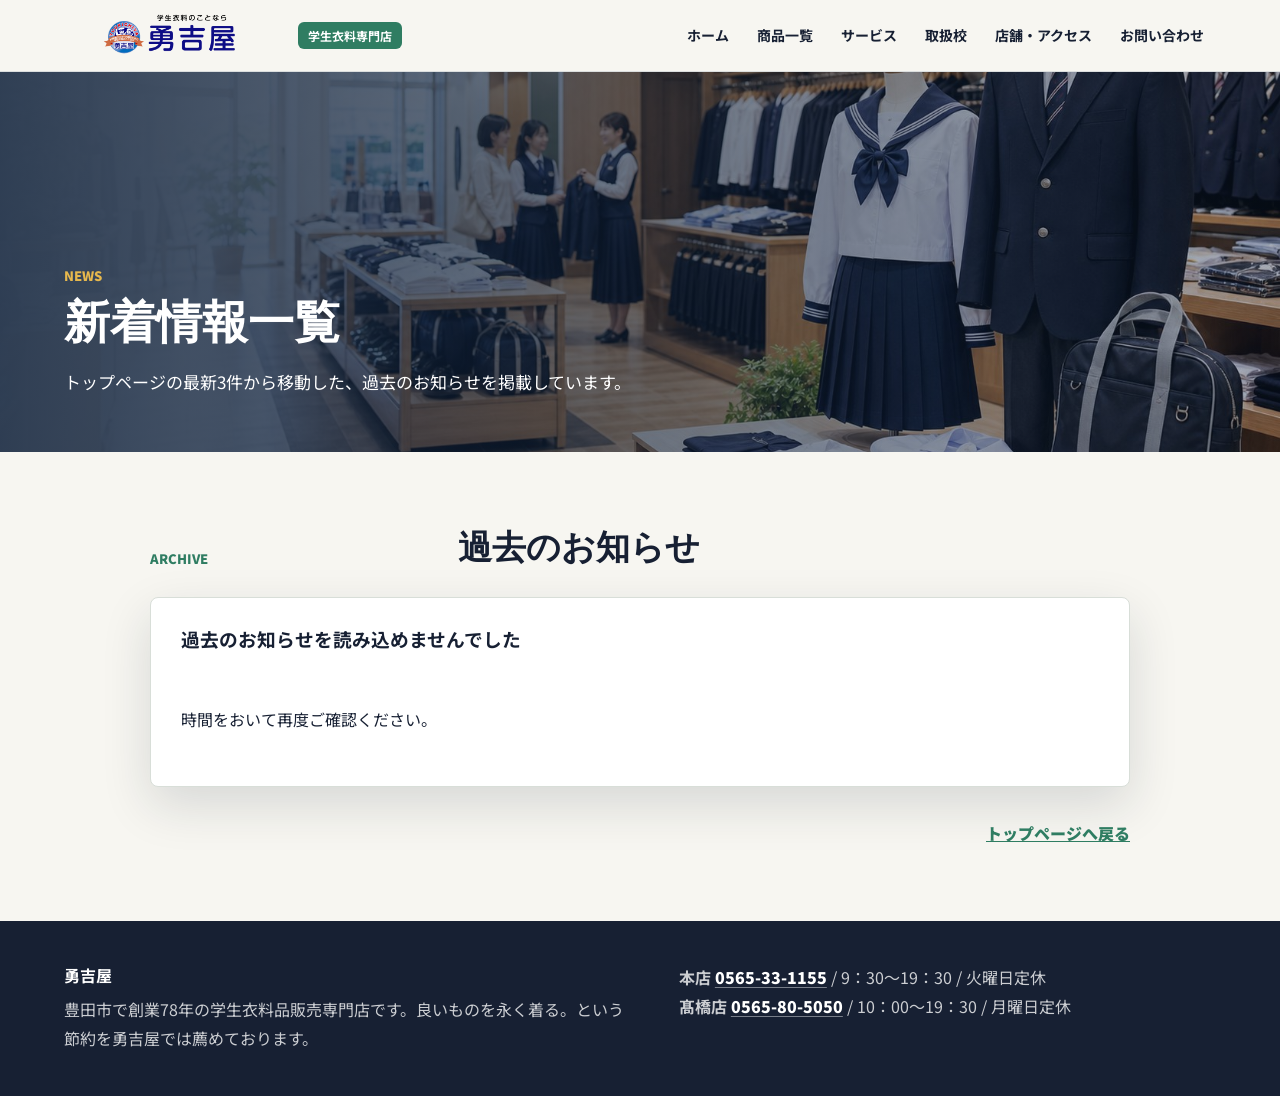
<file: news.html>
<!DOCTYPE html>
<html lang="ja">
<head>
  <meta charset="utf-8">
  <meta name="viewport" content="width=device-width, initial-scale=1">
  <title>新着情報一覧 | 勇吉屋</title>
  <meta name="description" content="勇吉屋の過去のお知らせ一覧です。制服、体操服、通学用品、セール、採寸予約に関する情報を掲載しています。">
  <link rel="preconnect" href="https://fonts.googleapis.com">
  <link rel="preconnect" href="https://fonts.gstatic.com" crossorigin>
  <link href="https://fonts.googleapis.com/css2?family=Noto+Sans+JP:wght@500;700;900&family=Zen+Old+Mincho:wght@700;900&display=swap" rel="stylesheet">
  <link rel="stylesheet" href="assets/css/styles.css?v=archive-3x10-mobile-compact-1">
</head>
<body>
  <header class="site-header">
    <a class="brand" href="index.html" aria-label="勇吉屋 ホーム">
      <img src="assets/original/logo.png" alt="豊田市内の勇吉屋へ">
      <span>学生衣料専門店</span>
    </a>
    <button class="menu-toggle" type="button" aria-expanded="false" aria-controls="site-nav"><span></span><span></span><span></span><b>メニュー</b></button>
    <nav class="site-nav" id="site-nav" aria-label="主要ナビゲーション">
      <a href="index.html">ホーム</a><a href="products.html">商品一覧</a><a href="services.html">サービス</a><a href="schools.html">取扱校</a><a href="stores.html">店舗・アクセス</a><a href="contact.html">お問い合わせ</a>
    </nav>
  </header>
  <style>
  .page-bg-news-hero-jpg { background-image: linear-gradient(90deg, rgba(15, 33, 58, .86), rgba(15, 33, 58, .34)), url('assets/generated/hero-uniform-hall.jpg'); }
  @media (max-width: 640px) {
    .page-bg-news-hero-jpg { background-image: linear-gradient(90deg, rgba(15, 33, 58, .86), rgba(15, 33, 58, .34)), url('assets/generated/hero-uniform-hall-mobile.jpg'); }
  }
  </style>

  <section class="page-hero page-bg-news-hero-jpg">
    <div>
      <p class="eyebrow">News</p>
      <h1>新着情報一覧</h1>
      <p>トップページの最新3件から移動した、過去のお知らせを掲載しています。</p>
    </div>
  </section>

  <main>
    <section class="section news-archive-section">
      <div class="section__heading">
        <p class="eyebrow">Archive</p>
        <h2>過去のお知らせ</h2>
      </div>
      <div class="notice-list news-archive-list" data-hp-news-archive data-news-archive="https://kokotomo-sns.bantex.jp/api/public/hp-news/yuukichiya/archive.json" hidden></div>
      <div class="news-archive-link">
        <a class="text-link" href="index.html">トップページへ戻る</a>
      </div>
    </section>
  </main>

  <footer class="site-footer">
    <div>
      <strong>勇吉屋</strong>
      <p>豊田市で<span class="keep">創業78年</span>の<span class="keep">学生衣料品販売専門店</span>です。良いものを永く着る。という節約を勇吉屋では薦めております。</p>
    </div>
    <div class="footer-stores">
      <p><b>本店</b> <a href="tel:0565331155">0565-33-1155</a> / 9：30～19：30 / 火曜日定休</p><p><b>髙橋店</b> <a href="tel:0565805050">0565-80-5050</a> / 10：00～19：30 / 月曜日定休</p>
    </div>
  </footer>
  <script src="assets/js/site.js?v=client-calendar-20260722"></script>
  <script src="assets/js/hp-news-feed.js?v=archive-3x10-mobile-thumb-1"></script>
</body>
</html>
</file>
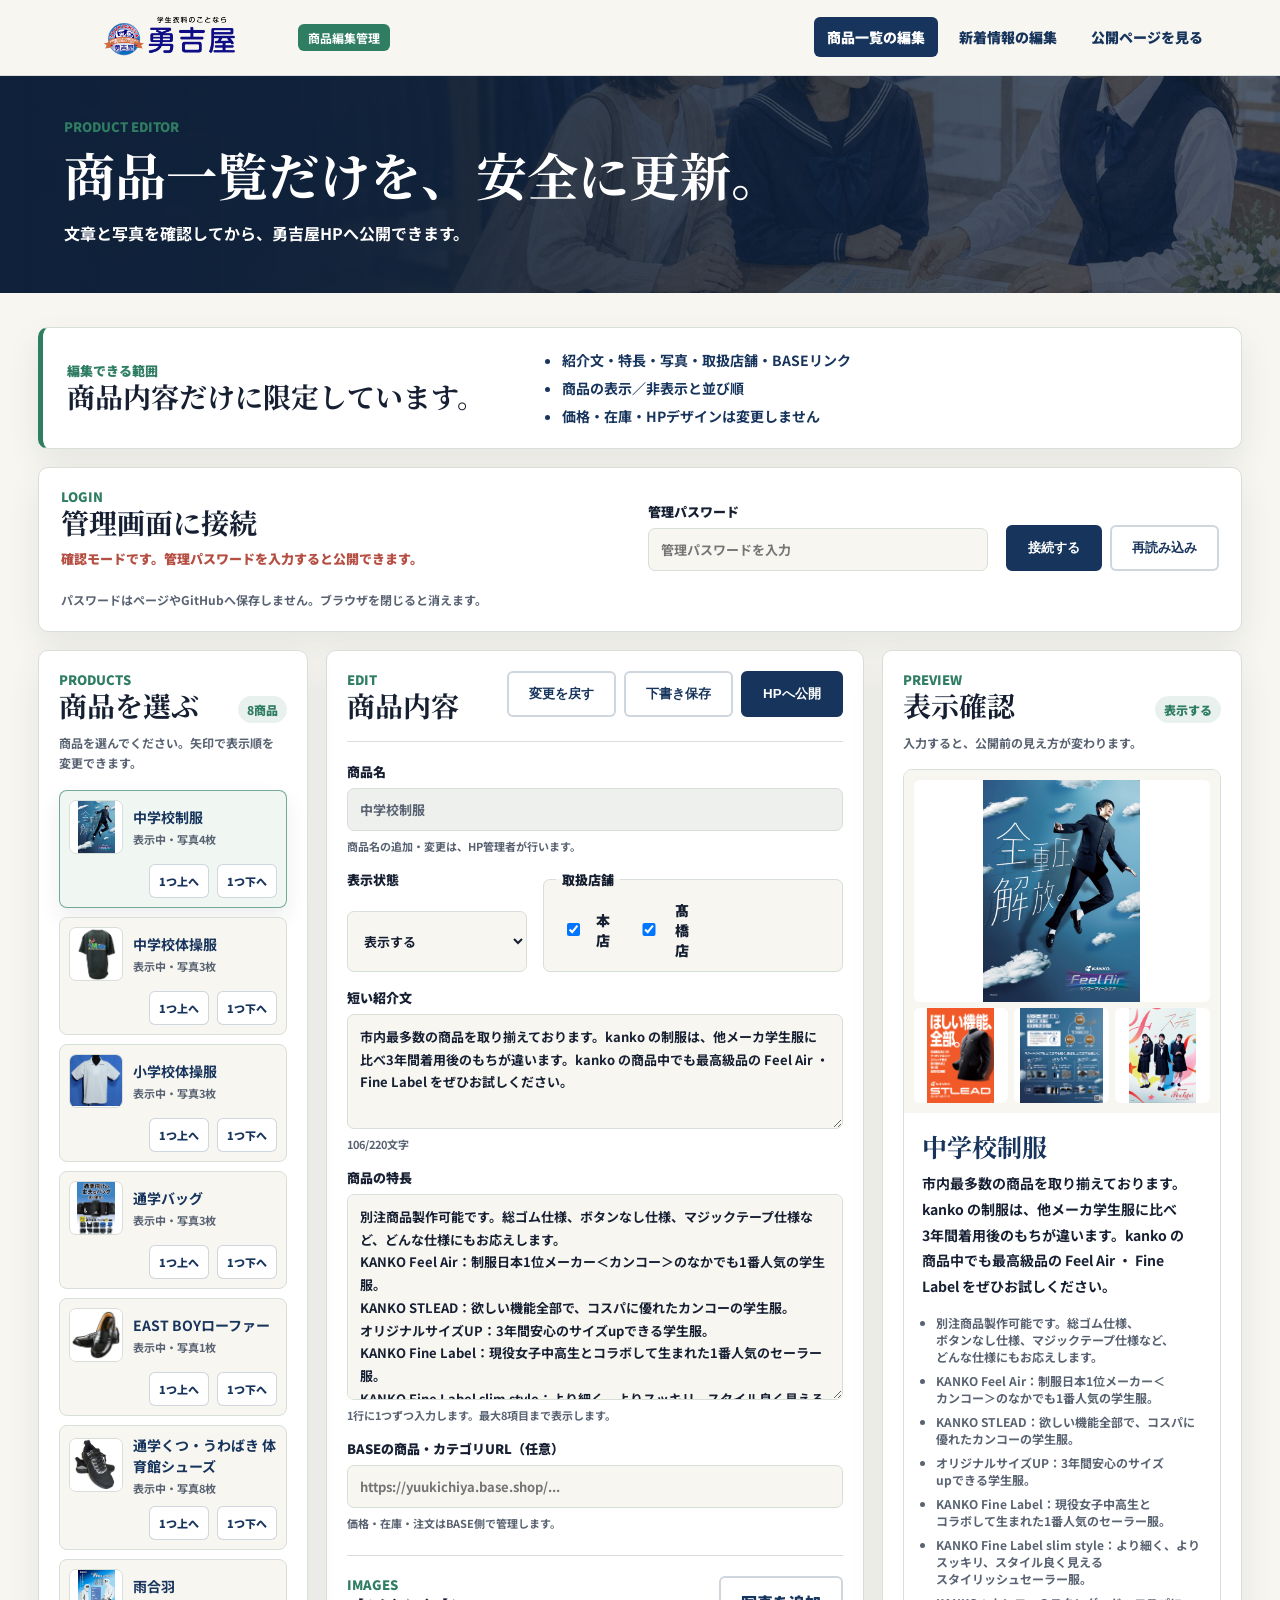
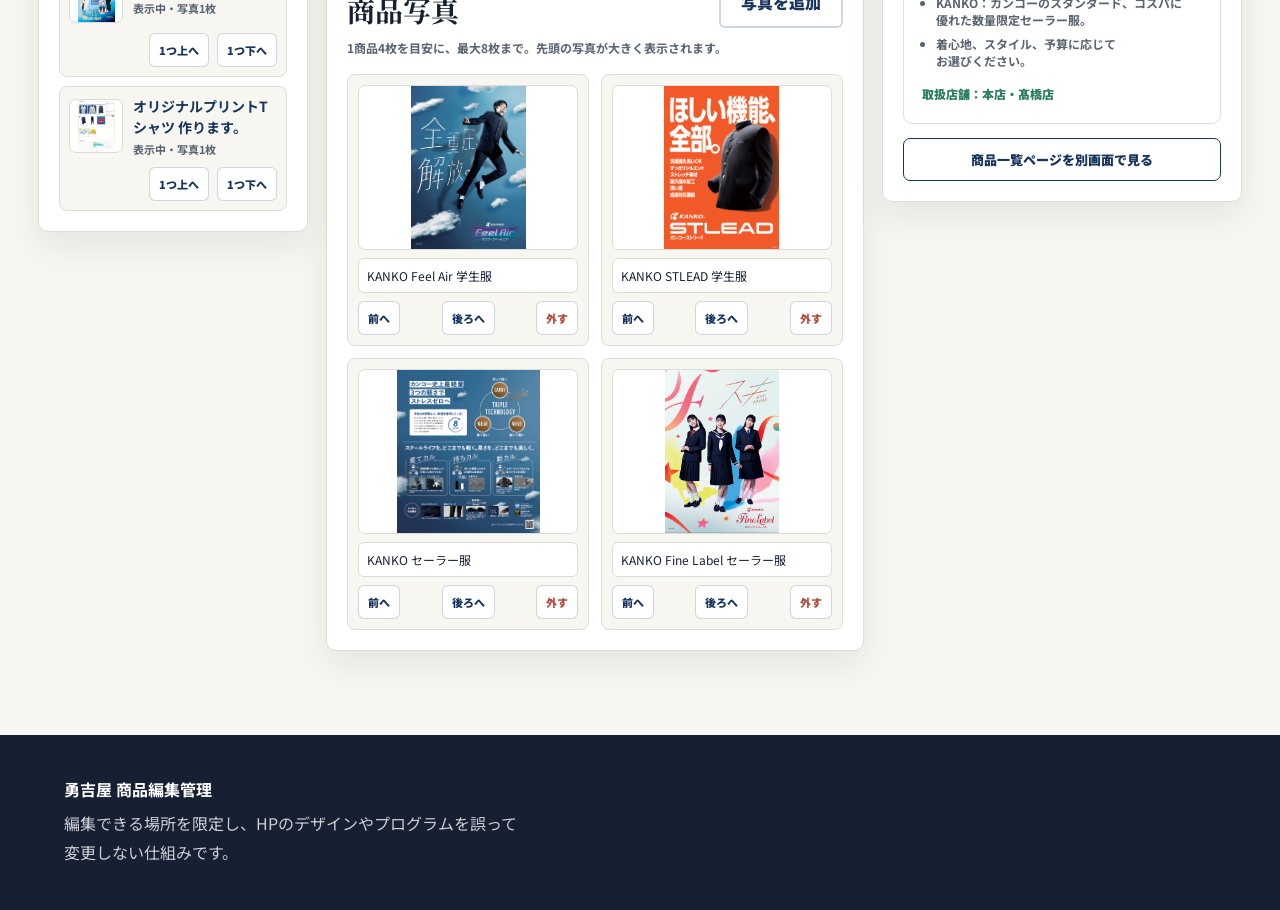
<file: product-dashboard.html>
<!doctype html>
<html lang="ja">
<head>
  <meta charset="utf-8">
  <meta name="viewport" content="width=device-width, initial-scale=1">
  <meta name="robots" content="noindex,nofollow">
  <title>商品一覧編集ダッシュボード | 勇吉屋</title>
  <meta name="description" content="勇吉屋HPの商品一覧を安全に編集・確認・公開するための専用ダッシュボードです。">
  <link rel="preconnect" href="https://fonts.googleapis.com">
  <link rel="preconnect" href="https://fonts.gstatic.com" crossorigin>
  <link href="https://fonts.googleapis.com/css2?family=Noto+Sans+JP:wght@400;500;700;900&family=Noto+Serif+JP:wght@600;800&display=swap" rel="stylesheet">
  <link rel="icon" href="assets/original/logo.png">
  <link rel="stylesheet" href="assets/css/styles.css">
  <link rel="stylesheet" href="assets/css/product-dashboard.css">
</head>
<body class="product-admin-page" data-page="product-dashboard.html" data-products-api-base="https://yuukichiya-hp-news-bot.ai-fudosan.workers.dev" data-products-fallback="assets/data/products.json">
  <header class="site-header product-admin-header">
    <a class="brand" href="index.html" aria-label="勇吉屋 ホーム">
      <img src="assets/original/logo.png" alt="勇吉屋">
      <span>商品編集管理</span>
    </a>
    <nav class="product-admin-header__nav" aria-label="管理画面ナビゲーション">
      <a class="is-current" href="product-dashboard.html">商品一覧の編集</a>
      <a href="yuukichiya-dashboard.html">新着情報の編集</a>
      <a href="products.html" target="_blank" rel="noopener">公開ページを見る</a>
    </nav>
  </header>

  <section class="product-admin-hero">
    <div>
      <p class="eyebrow">Product Editor</p>
      <h1><span class="phrase">商品一覧だけを、</span><span class="phrase">安全に更新。</span></h1>
      <p><span class="phrase">文章と写真を確認してから、</span><span class="phrase">勇吉屋HPへ公開できます。</span></p>
    </div>
  </section>

  <main class="product-admin-shell" data-product-dashboard>
    <section class="product-admin-guide" aria-labelledby="product-admin-guide-title">
      <div>
        <p class="eyebrow">編集できる範囲</p>
        <h2 id="product-admin-guide-title">商品内容だけに限定しています。</h2>
      </div>
      <ul>
        <li>紹介文・特長・写真・取扱店舗・BASEリンク</li>
        <li>商品の表示／非表示と並び順</li>
        <li>価格・在庫・HPデザインは変更しません</li>
      </ul>
    </section>

    <section class="product-admin-login" aria-label="管理画面への接続">
      <div>
        <p class="eyebrow">Login</p>
        <h2>管理画面に接続</h2>
        <p class="product-admin-status" data-product-status data-tone="info">商品データを読み込んでいます。</p>
      </div>
      <label class="product-admin-field">管理パスワード
        <input type="password" data-product-token autocomplete="current-password" placeholder="管理パスワードを入力">
      </label>
      <div class="product-admin-login__actions">
        <button class="button" type="button" data-product-connect>接続する</button>
        <button class="button button--light button--line" type="button" data-product-reload>再読み込み</button>
      </div>
      <p class="product-admin-login__note">パスワードはページやGitHubへ保存しません。ブラウザを閉じると消えます。</p>
    </section>

    <section class="product-admin-workspace">
      <aside class="product-admin-list-panel" aria-label="編集する商品">
        <div class="product-admin-panel-heading">
          <div>
            <p class="eyebrow">Products</p>
            <h2>商品を選ぶ</h2>
          </div>
          <span data-product-count>8商品</span>
        </div>
        <p class="product-admin-help">商品を選んでください。矢印で表示順を変更できます。</p>
        <div class="product-admin-list" data-product-list></div>
      </aside>

      <section class="product-admin-editor" aria-label="商品内容の編集">
        <form data-product-form>
          <input type="hidden" name="id">
          <div class="product-admin-panel-heading product-admin-editor__heading">
            <div>
              <p class="eyebrow">Edit</p>
              <h2>商品内容</h2>
            </div>
            <div class="product-admin-actions">
              <button class="button button--light button--line" type="button" data-product-reset>変更を戻す</button>
              <button class="button button--light button--line" type="button" data-product-draft>下書き保存</button>
              <button class="button" type="button" data-product-publish>HPへ公開</button>
            </div>
          </div>

          <div class="product-admin-form-grid">
            <label class="product-admin-field product-admin-field--wide">商品名
              <input type="text" name="title" readonly aria-describedby="product-title-help">
              <small id="product-title-help">商品名の追加・変更は、HP管理者が行います。</small>
            </label>
            <label class="product-admin-field">表示状態
              <select name="status">
                <option value="published">表示する</option>
                <option value="hidden">非表示</option>
              </select>
            </label>
            <fieldset class="product-admin-field product-admin-store-field">
              <legend>取扱店舗</legend>
              <label><input type="checkbox" name="targetStores" value="本店"> 本店</label>
              <label><input type="checkbox" name="targetStores" value="髙橋店"> 髙橋店</label>
            </fieldset>
            <label class="product-admin-field product-admin-field--wide">短い紹介文
              <textarea name="lead" rows="4" maxlength="220" required></textarea>
              <small><span data-lead-count>0</span>/220文字</small>
            </label>
            <label class="product-admin-field product-admin-field--wide">商品の特長
              <textarea name="features" rows="8" maxlength="1200" required placeholder="1行に1つずつ入力してください"></textarea>
              <small>1行に1つずつ入力します。最大8項目まで表示します。</small>
            </label>
            <label class="product-admin-field product-admin-field--wide">BASEの商品・カテゴリURL（任意）
              <input type="url" name="baseUrl" inputmode="url" placeholder="https://yuukichiya.base.shop/...">
              <small>価格・在庫・注文はBASE側で管理します。</small>
            </label>
          </div>
        </form>

        <section class="product-admin-images" aria-labelledby="product-images-title">
          <div class="product-admin-panel-heading">
            <div>
              <p class="eyebrow">Images</p>
              <h2 id="product-images-title">商品写真</h2>
            </div>
            <label class="button button--light button--line product-admin-upload">写真を追加
              <input type="file" accept="image/jpeg,image/png,image/webp" multiple data-product-image-input>
            </label>
          </div>
          <p class="product-admin-help">1商品4枚を目安に、最大8枚まで。先頭の写真が大きく表示されます。</p>
          <div class="product-admin-image-list" data-product-images></div>
        </section>
      </section>

      <aside class="product-admin-preview-panel" aria-label="商品表示プレビュー">
        <div class="product-admin-panel-heading">
          <div>
            <p class="eyebrow">Preview</p>
            <h2>表示確認</h2>
          </div>
          <span class="product-admin-preview-state" data-preview-state>表示する</span>
        </div>
        <p class="product-admin-help">入力すると、公開前の見え方が変わります。</p>
        <article class="product-admin-preview-card" data-product-preview></article>
        <a class="product-admin-public-link" href="products.html" target="_blank" rel="noopener">商品一覧ページを別画面で見る</a>
      </aside>
    </section>
  </main>

  <footer class="site-footer product-admin-footer">
    <div>
      <strong>勇吉屋 商品編集管理</strong>
      <p>編集できる場所を限定し、HPのデザインやプログラムを誤って変更しない仕組みです。</p>
    </div>
  </footer>
  <script src="assets/js/product-dashboard.js"></script>
</body>
</html>
</file>
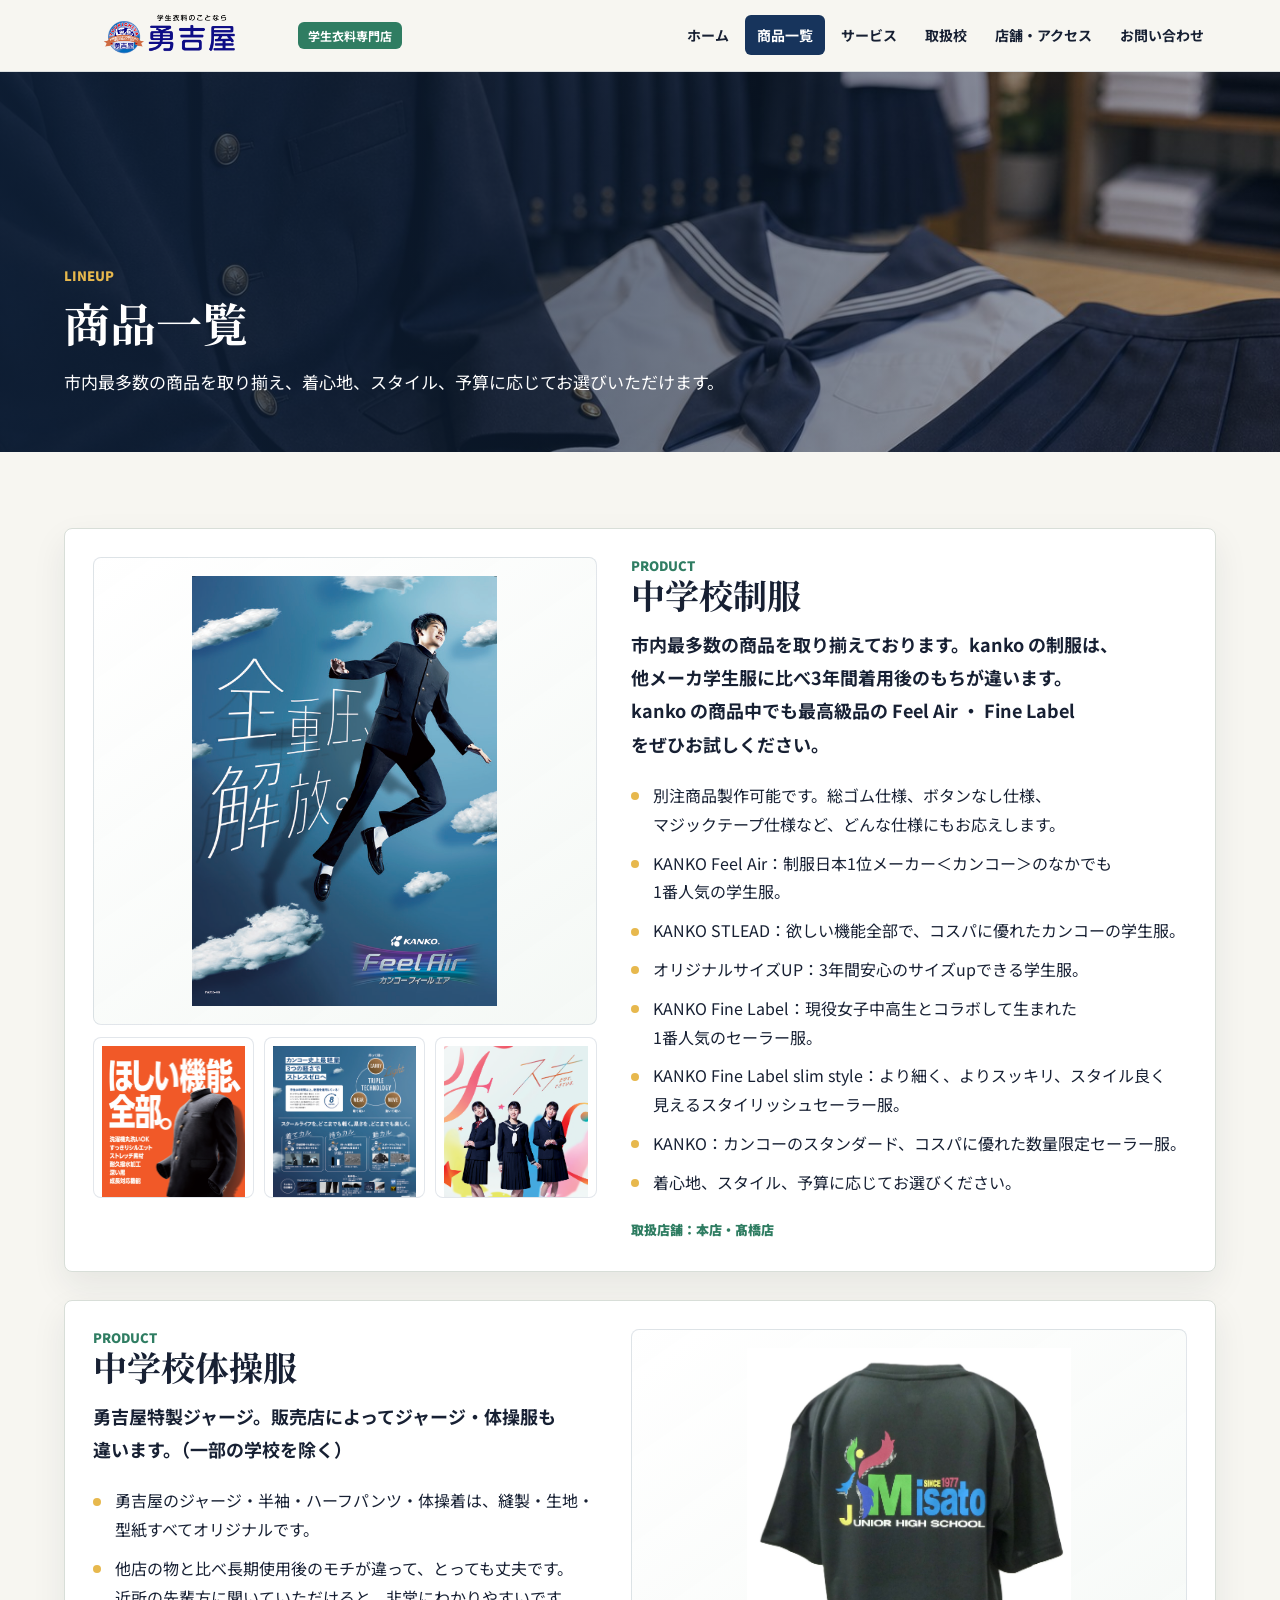
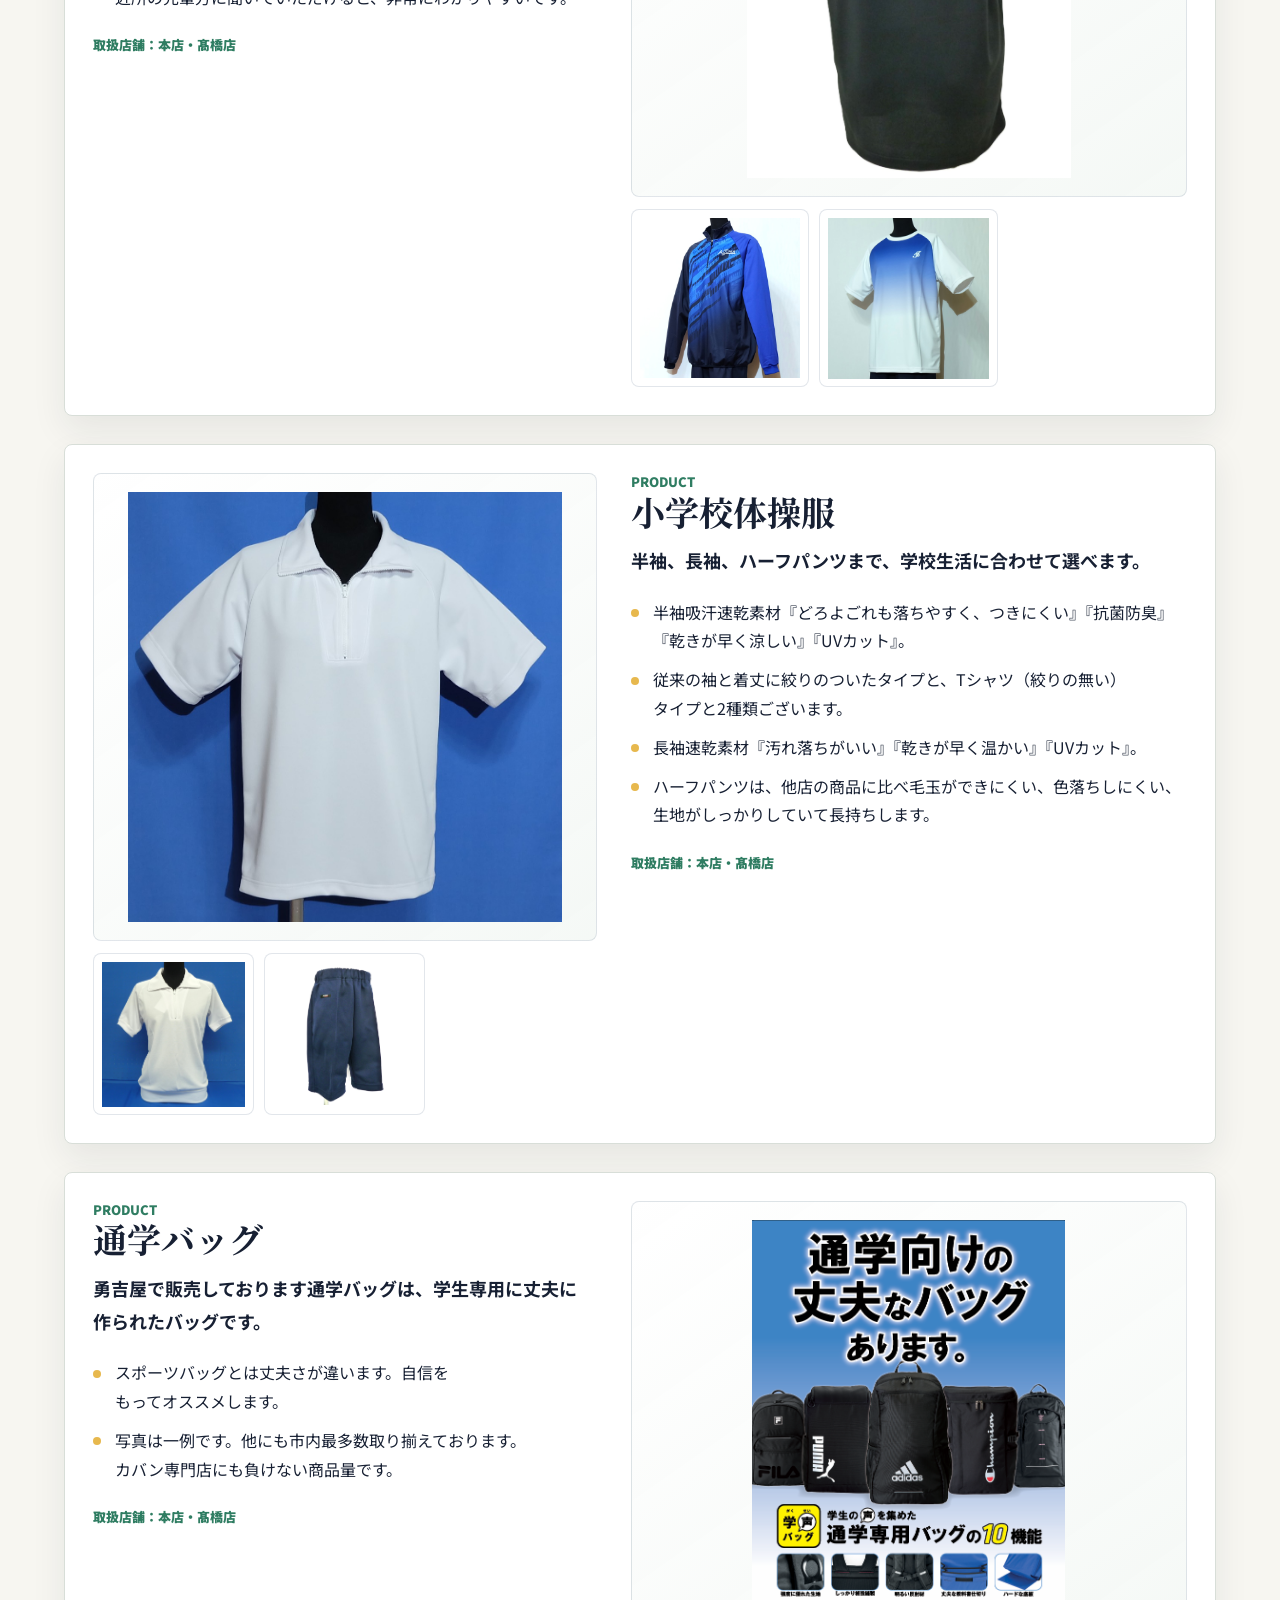
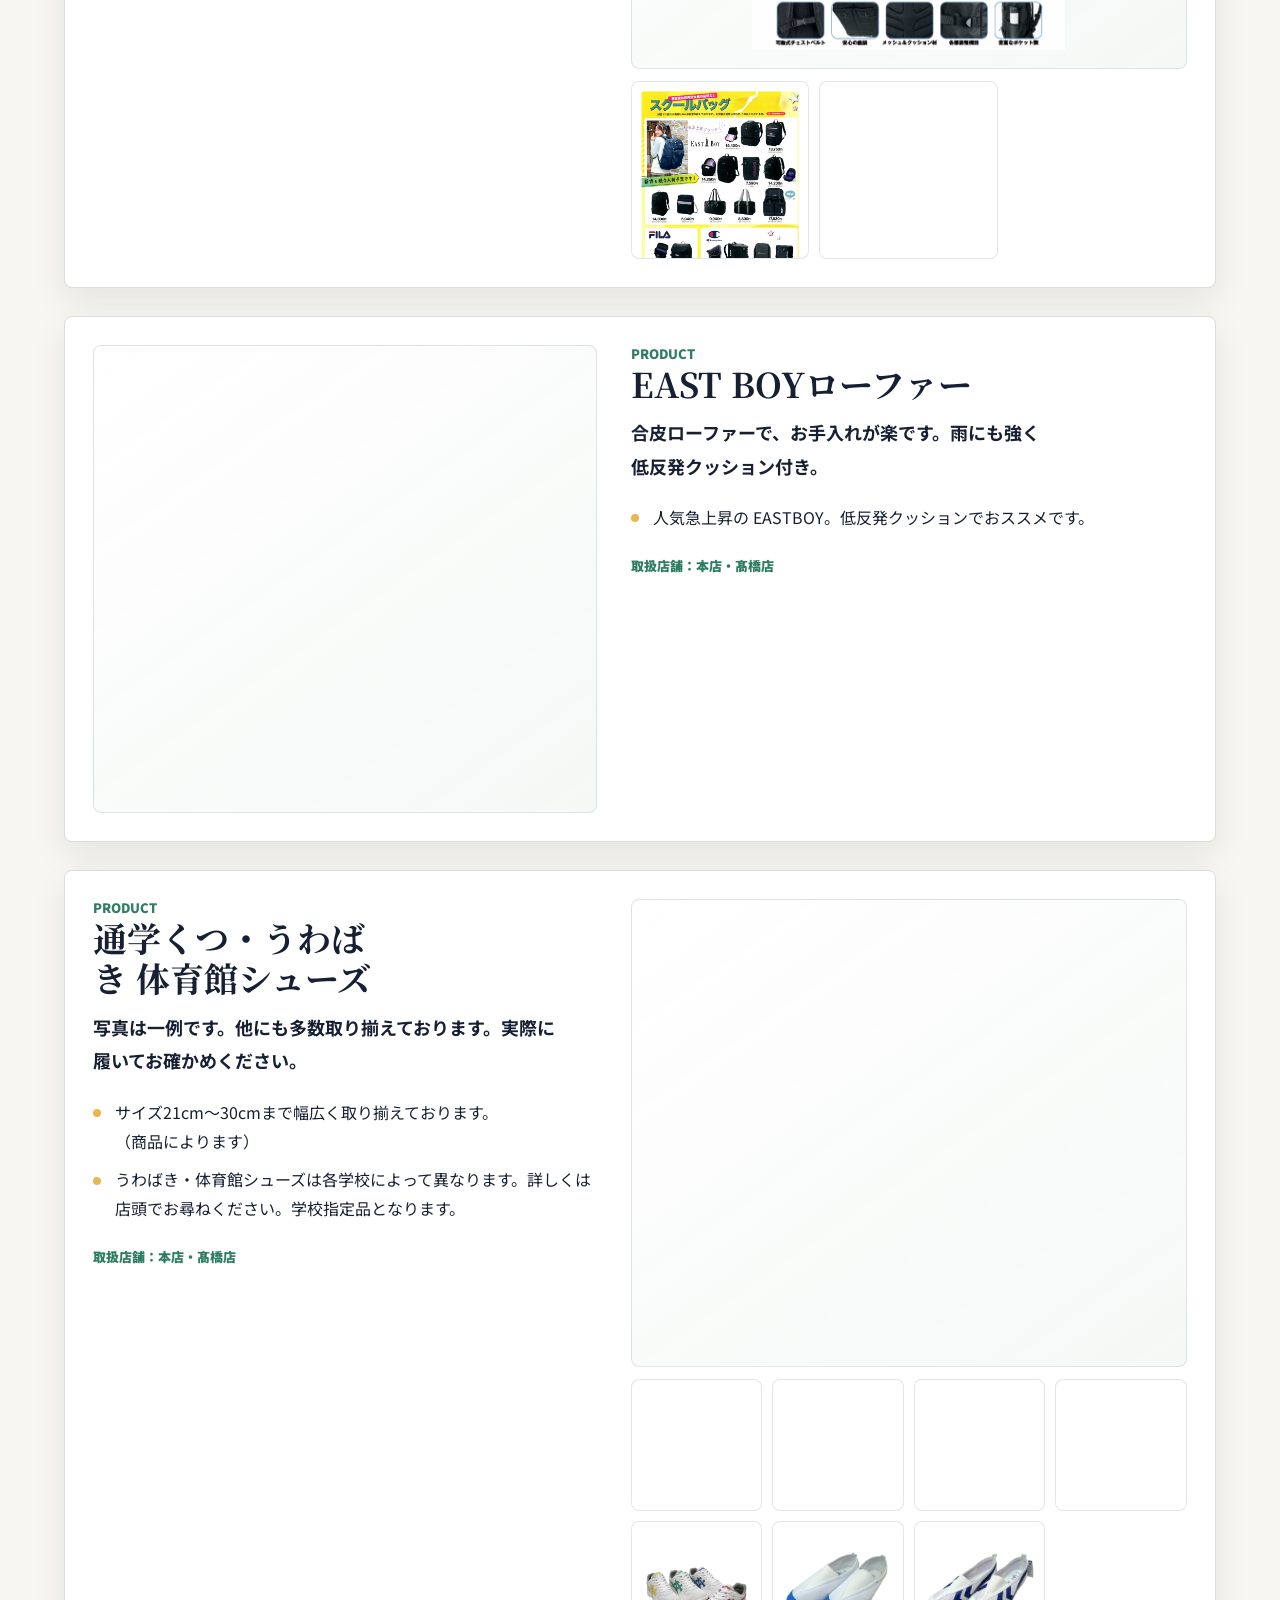
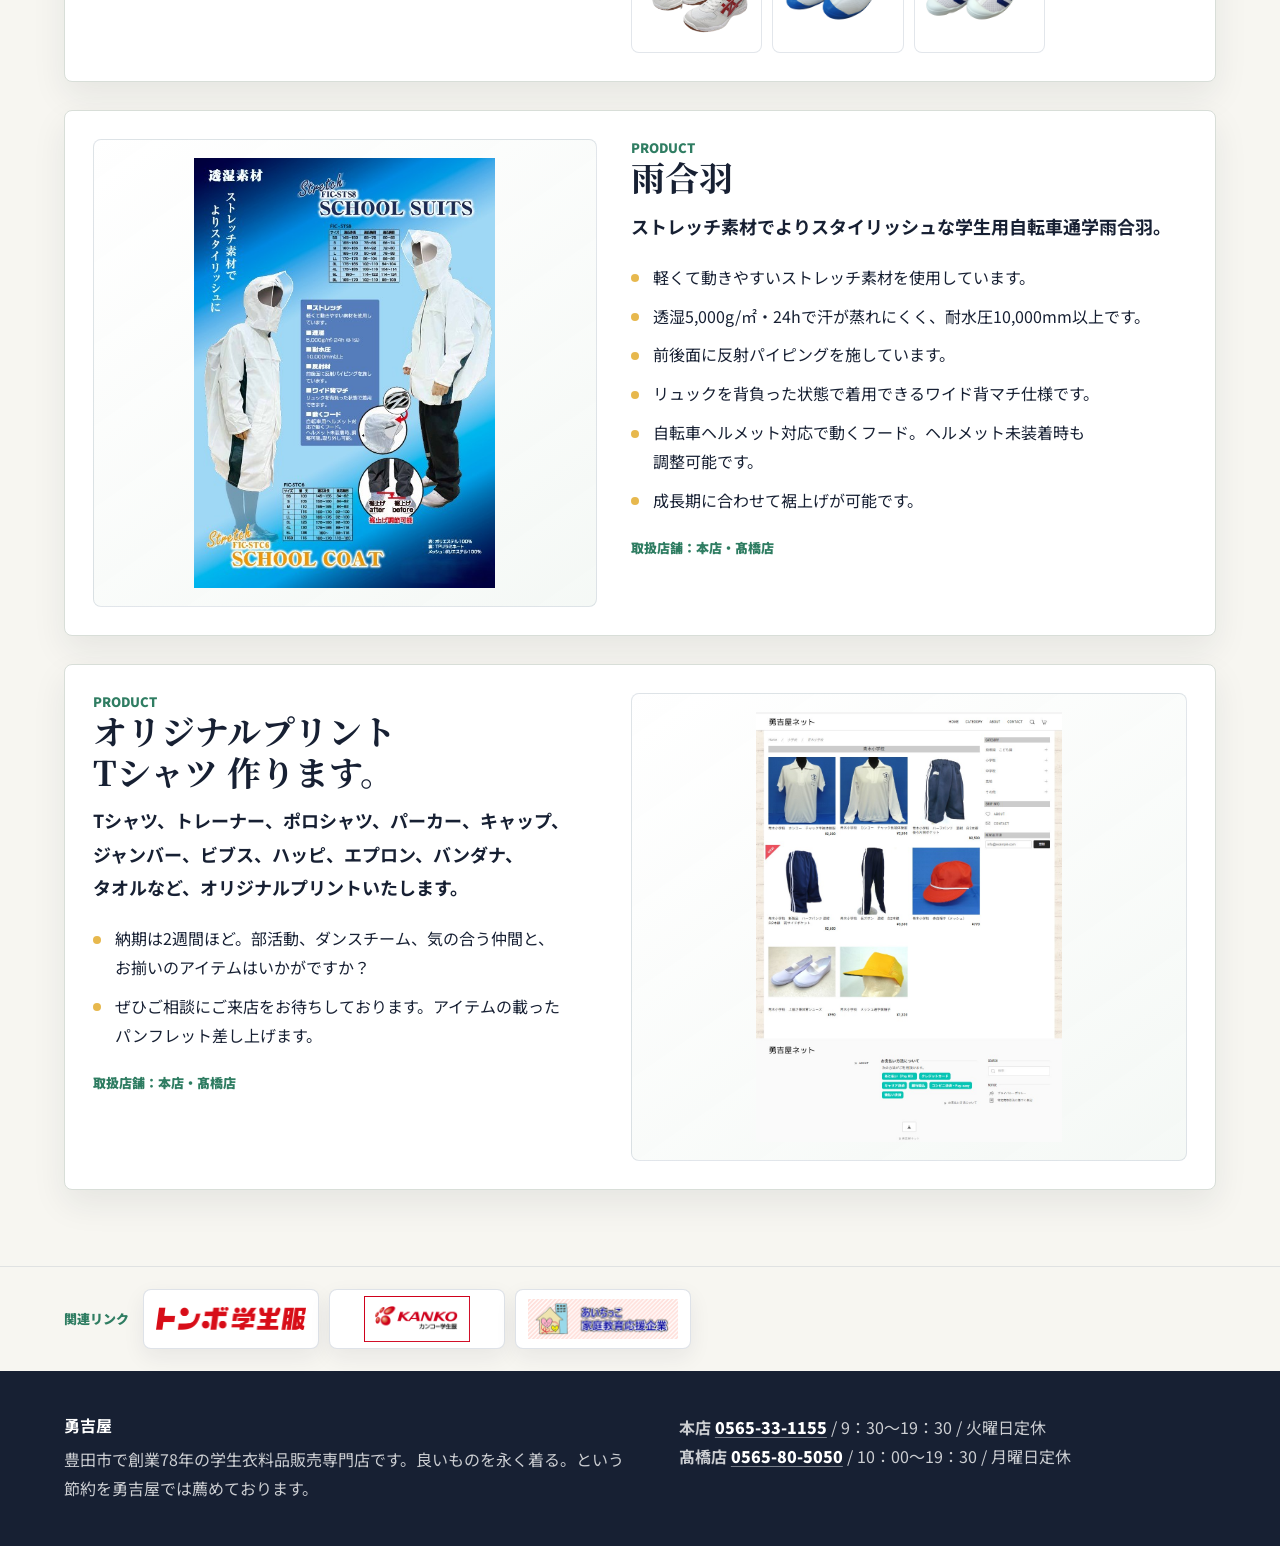
<file: products.html>
<!doctype html>
<html lang="ja">
<head>
  <meta charset="utf-8">
  <meta name="viewport" content="width=device-width, initial-scale=1">
  <title>商品一覧 | 勇吉屋</title>
  <meta name="description" content="勇吉屋の商品一覧。中学校制服、セーラー服、体操服、通学バッグ、ローファー、通学くつ、うわばき、体育館シューズ、雨合羽、オリジナルプリントをご案内します。">
  <link rel="preconnect" href="https://fonts.googleapis.com">
  <link rel="preconnect" href="https://fonts.gstatic.com" crossorigin>
  <link href="https://fonts.googleapis.com/css2?family=Noto+Sans+JP:wght@400;500;700;900&family=Noto+Serif+JP:wght@600;800&display=swap" rel="stylesheet">
  <link rel="icon" href="assets/original/logo.png">
  <link rel="stylesheet" href="assets/css/styles.css">
</head>
<body data-page="products.html" data-products-api="https://yuukichiya-hp-news-bot.ai-fudosan.workers.dev/api/products" data-products-fallback="assets/data/products.json">
  <header class="site-header">
    <a class="brand" href="index.html" aria-label="勇吉屋 ホーム">
      <img src="assets/original/logo.png" alt="豊田市内の勇吉屋へ">
      <span>学生衣料専門店</span>
    </a>
    <button class="menu-toggle" type="button" aria-expanded="false" aria-controls="site-nav"><span></span><span></span><span></span><b>メニュー</b></button>
    <nav class="site-nav" id="site-nav" aria-label="主要ナビゲーション">
      <a href="index.html" class="">ホーム</a><a href="products.html" class="is-current">商品一覧</a><a href="services.html" class="">サービス</a><a href="schools.html" class="">取扱校</a><a href="stores.html" class="">店舗・アクセス</a><a href="contact.html" class="">お問い合わせ</a>
    </nav>
  </header>
  <style>
  .page-bg-uniform-closeup-jpg { background-image: linear-gradient(90deg, rgba(15, 33, 58, .86), rgba(15, 33, 58, .34)), url('assets/generated/uniform-closeup.jpg'); }
  @media (max-width: 640px) {
    .page-bg-uniform-closeup-jpg { background-image: linear-gradient(90deg, rgba(15, 33, 58, .86), rgba(15, 33, 58, .34)), url('assets/generated/uniform-closeup-mobile.jpg'); }
  }
</style>
  <section class="page-hero page-bg-uniform-closeup-jpg">
    <div>
      <p class="eyebrow">Lineup</p>
      <h1>商品一覧</h1>
      <p>市内最多数の商品を取り揃え、着心地、スタイル、予算に応じてお選びいただけます。</p>
    </div>
  </section>
  <main>
    
    <section class="section product-list">
      <article class="product-item" data-product-id="junior-uniform">
            <div class="product-gallery" aria-label="中学校制服の写真">
              <figure class="product-gallery__main"><img src="assets/original/products/uniform-01.png" alt="KANKO Feel Air 学生服" loading="lazy" decoding="async"></figure>
              <div class="product-gallery__thumbs">
                <figure><img src="assets/original/products/uniform-02.png" alt="KANKO STLEAD 学生服" loading="lazy" decoding="async"></figure>
                <figure><img src="assets/original/products/uniform-03.png" alt="KANKO セーラー服" loading="lazy" decoding="async"></figure>
                <figure><img src="assets/original/products/uniform-04.png" alt="KANKO Fine Label セーラー服" loading="lazy" decoding="async"></figure>
              </div>
            </div>
            <div>
              <p class="eyebrow">Product</p>
              <h2><span class="phrase-title">中学校制服</span></h2>
              <p class="lead">市内最多数の商品を取り揃えております。kanko の制服は、他メーカ学生服に比べ3年間着用後のもちが違います。kanko の商品中でも最高級品の Feel Air ・ Fine Label をぜひお試しください。</p>
              <ul class="clean-list"><li>別注商品製作可能です。総ゴム仕様、ボタンなし仕様、マジックテープ仕様など、どんな仕様にもお応えします。</li><li>KANKO Feel Air：制服日本1位メーカー＜カンコー＞のなかでも1番人気の学生服。</li><li>KANKO STLEAD：欲しい機能全部で、コスパに優れたカンコーの学生服。</li><li>オリジナルサイズUP：3年間安心のサイズupできる学生服。</li><li>KANKO Fine Label：現役女子中高生とコラボして生まれた1番人気の<span class="keep">セーラー服</span>。</li><li>KANKO Fine Label slim style：より細く、よりスッキリ、スタイル良く見えるスタイリッシュ<span class="keep">セーラー服</span>。</li><li>KANKO：カンコーのスタンダード、コスパに優れた数量限定<span class="keep">セーラー服</span>。</li><li>着心地、スタイル、予算に応じてお選びください。</li></ul>
            </div>
          </article><article class="product-item" data-product-id="junior-gym">
            <div class="product-gallery" aria-label="中学校体操服の写真">
              <figure class="product-gallery__main"><img src="assets/original/products/junior-gym-01.jpg" alt="勇吉屋特製ジャージ" loading="lazy" decoding="async"></figure>
              <div class="product-gallery__thumbs">
                <figure><img src="assets/original/products/junior-gym-02.jpg" alt="中学校体操服 半袖シャツ" loading="lazy" decoding="async"></figure>
                <figure><img src="assets/original/products/junior-gym-03.jpg" alt="中学校体操服 ハーフパンツ" loading="lazy" decoding="async"></figure>
              </div>
            </div>
            <div>
              <p class="eyebrow">Product</p>
              <h2><span class="phrase-title">中学校体操服</span></h2>
              <p class="lead">勇吉屋特製ジャージ。販売店によってジャージ・体操服も違います。（一部の学校を除く）</p>
              <ul class="clean-list"><li>勇吉屋のジャージ・半袖・ハーフパンツ・体操着は、縫製・生地・型紙すべてオリジナルです。</li><li>他店の物と比べ長期使用後のモチが違って、とっても丈夫です。近所の先輩方に聞いていただけると、非常にわかりやすいです。</li></ul>
            </div>
          </article><article class="product-item" data-product-id="elementary-gym">
            <div class="product-gallery" aria-label="小学校体操服の写真">
              <figure class="product-gallery__main"><img src="assets/original/products/elementary-gym-01.jpg" alt="小学校体操服" loading="lazy" decoding="async"></figure>
              <div class="product-gallery__thumbs">
                <figure><img src="assets/original/products/elementary-gym-02.jpg" alt="小学校体操服 長袖" loading="lazy" decoding="async"></figure>
                <figure><img src="assets/original/products/elementary-gym-03.jpg" alt="小学校体操服 ハーフパンツ" loading="lazy" decoding="async"></figure>
              </div>
            </div>
            <div>
              <p class="eyebrow">Product</p>
              <h2><span class="phrase-title">小学校体操服</span></h2>
              <p class="lead">半袖、長袖、ハーフパンツまで、学校生活に合わせて選べます。</p>
              <ul class="clean-list"><li>半袖吸汗速乾素材『どろよごれも落ちやすく、つきにくい』『抗菌防臭』『乾きが早く涼しい』『UVカット』。</li><li>従来の袖と着丈に絞りのついたタイプと、Tシャツ（絞りの無い）タイプと2種類ございます。</li><li>長袖速乾素材『汚れ落ちがいい』『乾きが早く温かい』『UVカット』。</li><li>ハーフパンツは、他店の商品に比べ毛玉ができにくい、色落ちしにくい、生地がしっかりしていて長持ちします。</li></ul>
            </div>
          </article><article class="product-item" data-product-id="school-bag">
            <div class="product-gallery" aria-label="通学バッグの写真">
              <figure class="product-gallery__main"><img src="assets/original/products/school-bag-01.png" alt="通学バッグ" loading="lazy" decoding="async"></figure>
              <div class="product-gallery__thumbs">
                <figure><img src="assets/original/products/school-bag-02.jpg" alt="通学バッグ 商品例" loading="lazy" decoding="async"></figure>
                <figure><img src="assets/original/products/school-bag-03.jpg" alt="通学バッグ 商品例" loading="lazy" decoding="async"></figure>
              </div>
            </div>
            <div>
              <p class="eyebrow">Product</p>
              <h2><span class="phrase-title">通学バッグ</span></h2>
              <p class="lead">勇吉屋で販売しております<span class="keep">通学バッグ</span>は、学生専用に丈夫に作られたバッグです。</p>
              <ul class="clean-list"><li>スポーツバッグとは丈夫さが違います。自信をもってオススメします。</li><li>写真は一例です。他にも市内最多数取り揃えております。カバン専門店にも負けない商品量です。</li></ul>
            </div>
          </article><article class="product-item" data-product-id="loafer">
            <div class="product-gallery product-gallery--single" aria-label="EAST BOYローファーの写真">
              <figure class="product-gallery__main"><img src="assets/original/products/loafer-01.jpg" alt="EAST BOYローファー" loading="lazy" decoding="async"></figure>
            </div>
            <div>
              <p class="eyebrow">Product</p>
              <h2><span class="phrase-title">EAST BOYローファー</span></h2>
              <p class="lead">合皮<span class="keep">ローファー</span>で、お手入れが楽です。雨にも強く低反発クッション付き。</p>
              <ul class="clean-list"><li>人気急上昇の EASTBOY。低反発クッションでおススメです。</li></ul>
            </div>
          </article><article class="product-item" data-product-id="school-shoes">
            <div class="product-gallery product-gallery--wide" aria-label="通学くつ・うわばき・体育館シューズの写真">
              <figure class="product-gallery__main"><img src="assets/original/products/commute-shoes-01.jpg" alt="通学くつ" loading="lazy" decoding="async"></figure>
              <div class="product-gallery__thumbs">
                <figure><img src="assets/original/products/commute-shoes-02.jpg" alt="通学くつ 商品例" loading="lazy" decoding="async"></figure>
                <figure><img src="assets/original/products/commute-shoes-03.jpg" alt="通学くつ 商品例" loading="lazy" decoding="async"></figure>
                <figure><img src="assets/original/products/commute-shoes-04.jpg" alt="通学くつ 商品例" loading="lazy" decoding="async"></figure>
                <figure><img src="assets/original/products/indoor-shoes-01.jpg" alt="うわばき・体育館シューズ" loading="lazy" decoding="async"></figure>
                <figure><img src="assets/original/products/indoor-shoes-02.png" alt="うわばき 商品例" loading="lazy" decoding="async"></figure>
                <figure><img src="assets/original/products/indoor-shoes-03.png" alt="体育館シューズ 商品例" loading="lazy" decoding="async"></figure>
                <figure><img src="assets/original/products/indoor-shoes-04.png" alt="体育館シューズ 商品例" loading="lazy" decoding="async"></figure>
              </div>
            </div>
            <div>
              <p class="eyebrow">Product</p>
              <h2><span class="title-line">通学くつ・うわばき</span><span class="title-line">体育館シューズ</span></h2>
              <p class="lead">写真は一例です。他にも多数取り揃えております。実際に履いてお確かめください。</p>
              <ul class="clean-list"><li>サイズ21cm～30cmまで幅広く取り揃えております。（商品によります）</li><li><span class="keep">うわばき・体育館シューズ</span>は各学校によって異なります。詳しくは店頭でお尋ねください。学校指定品となります。</li></ul>
            </div>
          </article><article class="product-item" data-product-id="rainwear">
            <div class="product-gallery product-gallery--single" aria-label="雨合羽の写真">
              <figure class="product-gallery__main"><img src="assets/original/products/rainwear-01.jpg" alt="雨合羽" loading="lazy" decoding="async"></figure>
            </div>
            <div>
              <p class="eyebrow">Product</p>
              <h2><span class="phrase-title">雨合羽</span></h2>
              <p class="lead">ストレッチ素材でよりスタイリッシュな学生用自転車通学<span class="keep">雨合羽</span>。</p>
              <ul class="clean-list"><li>軽くて動きやすいストレッチ素材を使用しています。</li><li>透湿5,000g/㎡・24hで汗が蒸れにくく、耐水圧10,000mm以上です。</li><li>前後面に反射パイピングを施しています。</li><li>リュックを背負った状態で着用できるワイド背マチ仕様です。</li><li>自転車ヘルメット対応で動くフード。ヘルメット未装着時も調整可能です。</li><li>成長期に合わせて裾上げが可能です。</li></ul>
            </div>
          </article><article class="product-item" data-product-id="original-print">
            <div class="product-gallery product-gallery--single" aria-label="オリジナルプリントTシャツの写真">
              <figure class="product-gallery__main"><img src="assets/original/products/print-shirt-01.jpg" alt="オリジナルプリントTシャツ" loading="lazy" decoding="async"></figure>
            </div>
            <div>
              <p class="eyebrow">Product</p>
              <h2><span class="title-line">オリジナルプリントTシャツ</span><span class="title-line">作ります。</span></h2>
              <p class="lead">Tシャツ、トレーナー、ポロシャツ、パーカー、キャップ、ジャンバー、ビブス、ハッピ、エプロン、バンダナ、タオルなど、<span class="keep">オリジナルプリント</span>いたします。</p>
              <ul class="clean-list"><li>納期は2週間ほど。部活動、ダンスチーム、気の合う仲間と、お揃いのアイテムはいかがですか？</li><li>ぜひご相談にご来店をお待ちしております。アイテムの載ったパンフレット差し上げます。</li></ul>
            </div>
          </article>
    </section>
  
  </main>
  <section class="partner-links" aria-label="関連リンク">
    <div class="partner-links__inner">
      <span class="partner-links__label">関連リンク</span>
      <div class="partner-banner-list">
        <a class="partner-banner partner-banner--tombow" href="https://www.tombow.gr.jp/" target="_blank" rel="noopener noreferrer" aria-label="トンボ学生服 公式サイト"><img src="assets/original/partner-banners/tombow.png" alt="トンボ学生服"></a>
        <a class="partner-banner partner-banner--kanko" href="https://kanko-gakuseifuku.co.jp/" target="_blank" rel="noopener noreferrer" aria-label="カンコー学生服 公式サイト"><img src="assets/original/partner-banners/kanko.gif" alt="KANKO カンコー学生服"></a>
        <a class="partner-banner partner-banner--aichikko" href="https://www.pref.aichi.jp/site/kateikyouiku2/katei-ouenkigyou-bosyu.html" target="_blank" rel="noopener noreferrer" aria-label="あいちっこ 家庭教育応援企業"><img src="assets/original/partner-banners/aichikko.png" alt="あいちっこ 家庭教育応援企業"></a>
      </div>
    </div>
  </section>
  <footer class="site-footer">
    <div>
      <strong>勇吉屋</strong>
      <p>豊田市で<span class="keep">創業78年</span>の<span class="keep">学生衣料品販売専門店</span>です。良いものを永く着る。という節約を勇吉屋では薦めております。</p>
    </div>
    <div class="footer-stores">
      <p><b>本店</b> <a href="tel:0565331155">0565-33-1155</a> / 9：30～19：30 / 火曜日定休</p><p><b>髙橋店</b> <a href="tel:0565805050">0565-80-5050</a> / 10：00～19：30 / 月曜日定休</p>
    </div>
  </footer>
  <script src="assets/js/site.js?v=client-calendar-20260722"></script>
  <script src="assets/js/product-feed.js"></script>
</body>
</html>
</file>
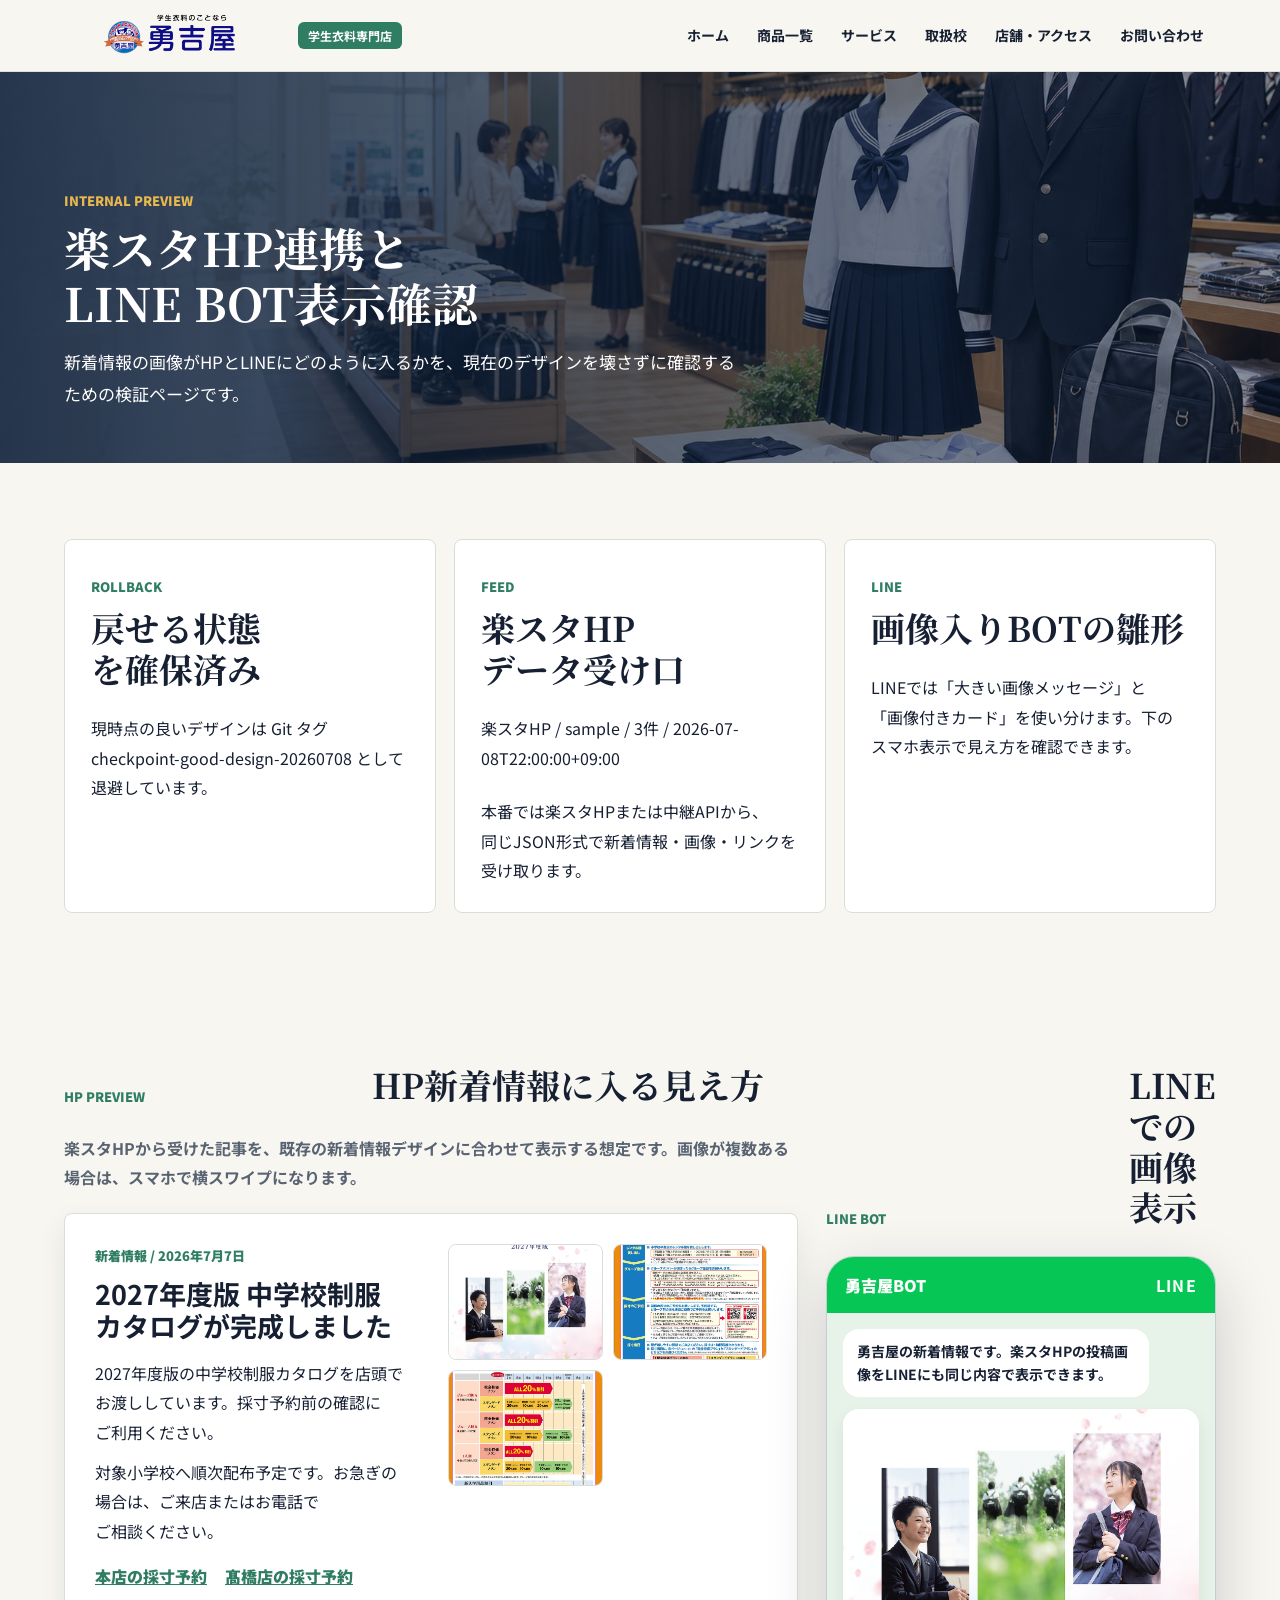
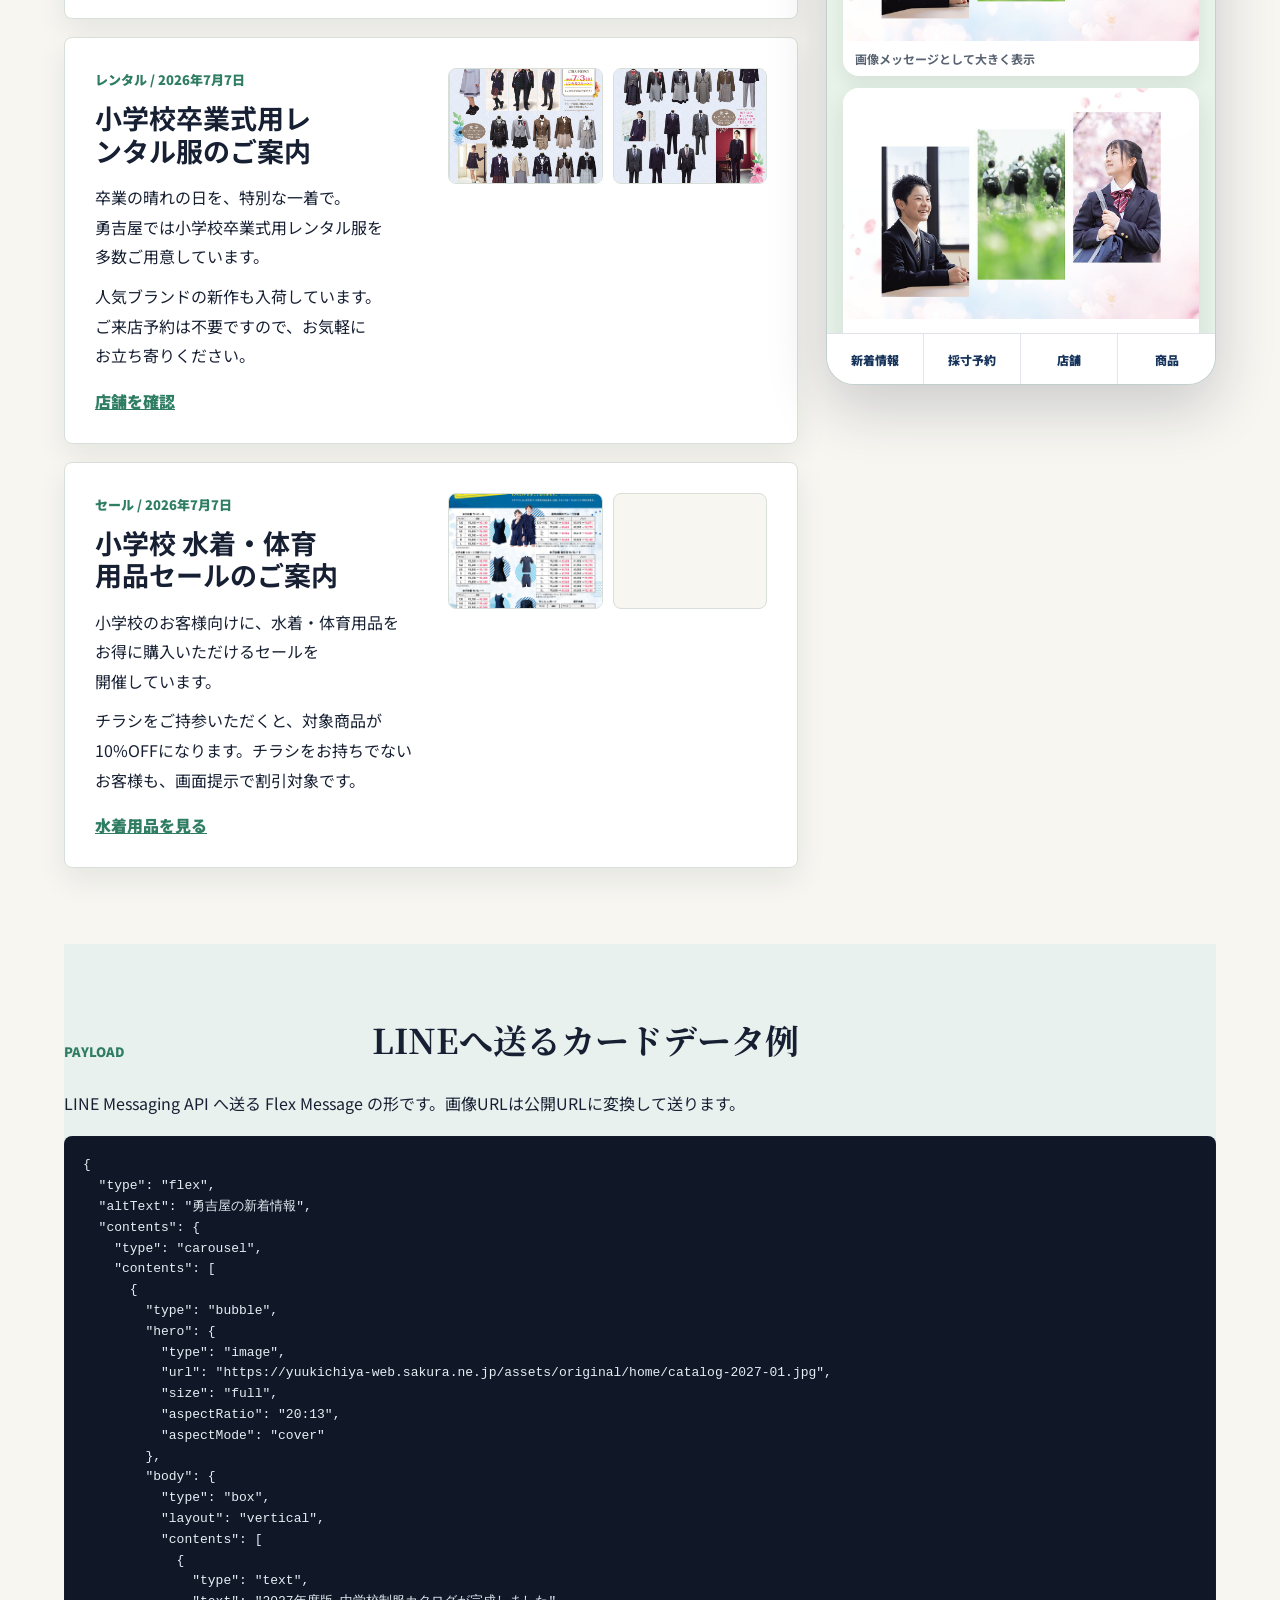
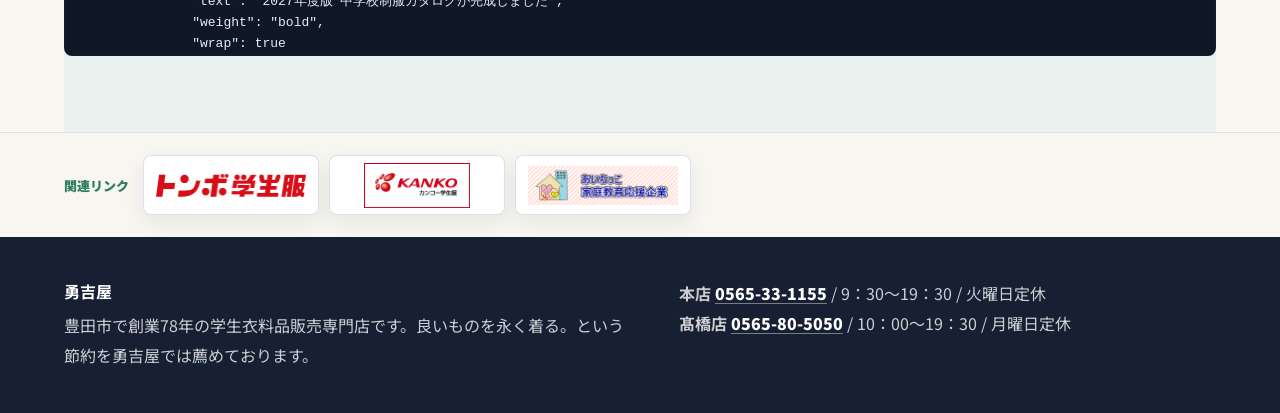
<file: rakusuta-line-preview.html>
<!doctype html>
<html lang="ja">
<head>
  <meta charset="utf-8">
  <meta name="viewport" content="width=device-width, initial-scale=1">
  <meta name="robots" content="noindex,nofollow">
  <title>楽スタHP・LINE BOT連携プレビュー | 勇吉屋</title>
  <meta name="description" content="勇吉屋HPの楽スタHP連携とLINE BOT画像表示を確認するための内部プレビューです。">
  <link rel="preconnect" href="https://fonts.googleapis.com">
  <link rel="preconnect" href="https://fonts.gstatic.com" crossorigin>
  <link href="https://fonts.googleapis.com/css2?family=Noto+Sans+JP:wght@400;500;700;900&family=Noto+Serif+JP:wght@600;800&display=swap" rel="stylesheet">
  <link rel="icon" href="assets/original/logo.png">
  <link rel="stylesheet" href="assets/css/styles.css">
</head>
<body data-page="rakusuta-line-preview.html" data-rakusuta-feed="assets/data/rakusuta-news.sample.json">
  <header class="site-header">
    <a class="brand" href="index.html" aria-label="勇吉屋 ホーム">
      <img src="assets/original/logo.png" alt="豊田市内の勇吉屋へ">
      <span>学生衣料専門店</span>
    </a>
    <button class="menu-toggle" type="button" aria-expanded="false" aria-controls="site-nav"><span></span><span></span><span></span><b>メニュー</b></button>
    <nav class="site-nav" id="site-nav" aria-label="主要ナビゲーション">
      <a href="index.html">ホーム</a><a href="products.html">商品一覧</a><a href="services.html">サービス</a><a href="schools.html">取扱校</a><a href="stores.html">店舗・アクセス</a><a href="contact.html">お問い合わせ</a>
    </nav>
  </header>
  <style>
    .page-bg-line-preview { background-image: linear-gradient(90deg, rgba(15, 33, 58, .9), rgba(15, 33, 58, .46)), url('assets/generated/hero-uniform-hall.jpg'); }
    @media (max-width: 640px) {
      .page-bg-line-preview { background-image: linear-gradient(90deg, rgba(15, 33, 58, .9), rgba(15, 33, 58, .52)), url('assets/generated/hero-uniform-hall-mobile.jpg'); }
    }
  </style>
  <section class="page-hero page-bg-line-preview">
    <div>
      <p class="eyebrow">Internal Preview</p>
      <h1><span class="title-line">楽スタHP連携と</span><span class="title-line">LINE BOT表示確認</span></h1>
      <p>新着情報の画像がHPとLINEにどのように入るかを、現在のデザインを壊さずに確認するための検証ページです。</p>
    </div>
  </section>
  <main>
    <section class="section integration-status-grid" aria-label="連携準備の状態">
      <article class="info-card">
        <p class="eyebrow">Rollback</p>
        <h2>戻せる状態を確保済み</h2>
        <p>現時点の良いデザインは Git タグ <span class="keep">checkpoint-good-design-20260708</span> として退避しています。</p>
      </article>
      <article class="info-card">
        <p class="eyebrow">Feed</p>
        <h2>楽スタHPデータ受け口</h2>
        <p data-feed-summary>読み込み中</p>
        <p>本番では楽スタHPまたは中継APIから、同じJSON形式で新着情報・画像・リンクを受け取ります。</p>
      </article>
      <article class="info-card">
        <p class="eyebrow">LINE</p>
        <h2>画像入りBOTの雛形</h2>
        <p>LINEでは「大きい画像メッセージ」と「画像付きカード」を使い分けます。下のスマホ表示で見え方を確認できます。</p>
      </article>
    </section>

    <section class="section integration-layout">
      <div>
        <div class="section__heading">
          <p class="eyebrow">HP Preview</p>
          <h2>HP新着情報に入る見え方</h2>
        </div>
        <p class="integration-lead">楽スタHPから受けた記事を、既存の新着情報デザインに合わせて表示する想定です。画像が複数ある場合は、スマホで横スワイプになります。</p>
        <p class="integration-error" data-integration-error hidden></p>
        <div class="notice-list integration-news-list" data-rakusuta-hp-preview></div>
      </div>

      <aside class="line-preview-panel" aria-label="LINE BOTプレビュー">
        <div class="section__heading">
          <p class="eyebrow">LINE BOT</p>
          <h2>LINEでの画像表示</h2>
        </div>
        <div class="line-phone">
          <div class="line-phone__bar">
            <span>勇吉屋BOT</span>
            <b>LINE</b>
          </div>
          <div class="line-chat" data-line-chat-preview></div>
          <div class="line-rich-menu" aria-label="LINEリッチメニュー想定">
            <span>新着情報</span>
            <span>採寸予約</span>
            <span>店舗</span>
            <span>商品</span>
          </div>
        </div>
      </aside>
    </section>

    <section class="section integration-spec">
      <div class="section__heading">
        <p class="eyebrow">Payload</p>
        <h2>LINEへ送るカードデータ例</h2>
      </div>
      <p>LINE Messaging API へ送る Flex Message の形です。画像URLは公開URLに変換して送ります。</p>
      <pre data-line-payload-preview>読み込み中</pre>
    </section>
  </main>
  <section class="partner-links" aria-label="関連リンク">
    <div class="partner-links__inner">
      <span class="partner-links__label">関連リンク</span>
      <div class="partner-banner-list">
        <a class="partner-banner partner-banner--tombow" href="https://www.tombow.gr.jp/" target="_blank" rel="noopener noreferrer" aria-label="トンボ学生服 公式サイト"><img src="assets/original/partner-banners/tombow.png" alt="トンボ学生服"></a>
        <a class="partner-banner partner-banner--kanko" href="https://kanko-gakuseifuku.co.jp/" target="_blank" rel="noopener noreferrer" aria-label="カンコー学生服 公式サイト"><img src="assets/original/partner-banners/kanko.gif" alt="KANKO カンコー学生服"></a>
        <a class="partner-banner partner-banner--aichikko" href="https://www.pref.aichi.jp/site/kateikyouiku2/katei-ouenkigyou-bosyu.html" target="_blank" rel="noopener noreferrer" aria-label="あいちっこ 家庭教育応援企業"><img src="assets/original/partner-banners/aichikko.png" alt="あいちっこ 家庭教育応援企業"></a>
      </div>
    </div>
  </section>
  <footer class="site-footer">
    <div>
      <strong>勇吉屋</strong>
      <p>豊田市で<span class="keep">創業78年</span>の<span class="keep">学生衣料品販売専門店</span>です。良いものを永く着る。という節約を勇吉屋では薦めております。</p>
    </div>
    <div class="footer-stores">
      <p><b>本店</b> <a href="tel:0565331155">0565-33-1155</a> / 9：30～19：30 / 火曜日定休</p><p><b>髙橋店</b> <a href="tel:0565805050">0565-80-5050</a> / 10：00～19：30 / 月曜日定休</p>
    </div>
  </footer>
  <script src="assets/js/site.js"></script>
  <script src="assets/js/rakusuta-line-preview.js"></script>
</body>
</html>
</file>
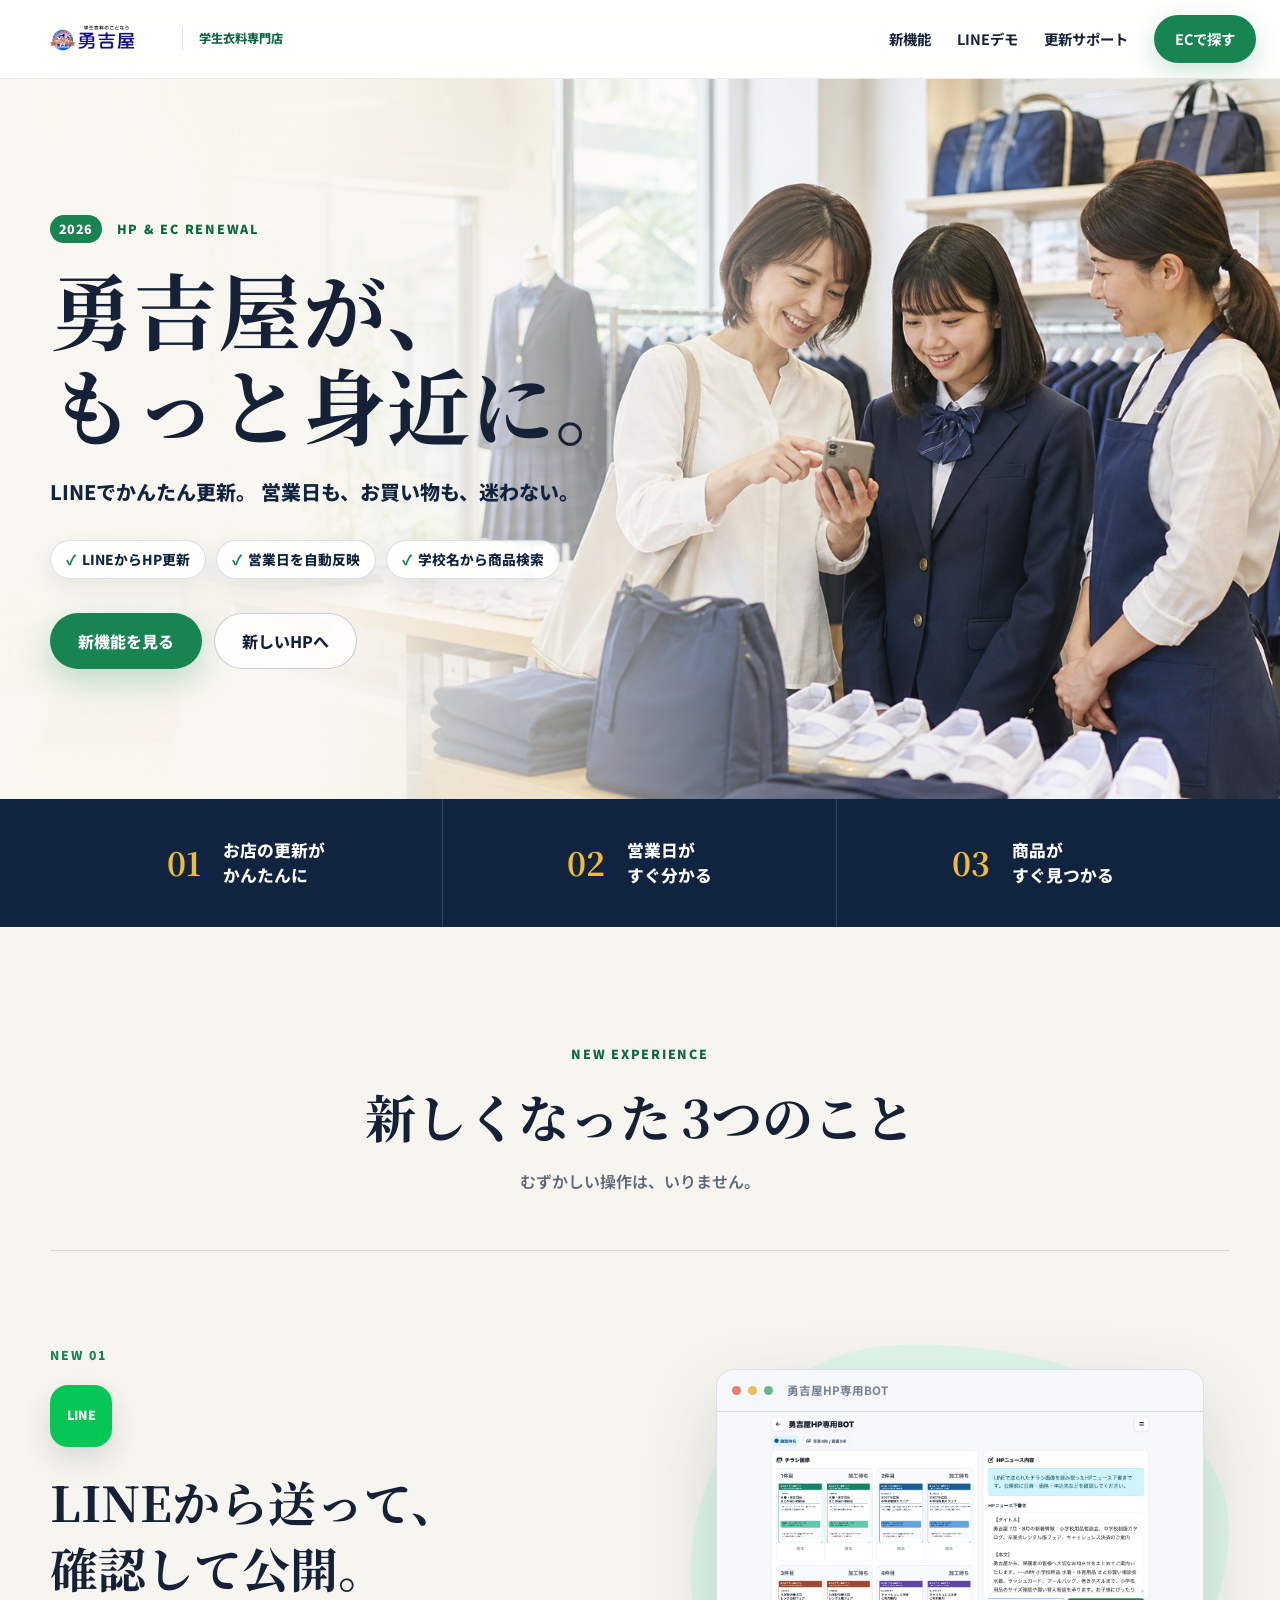
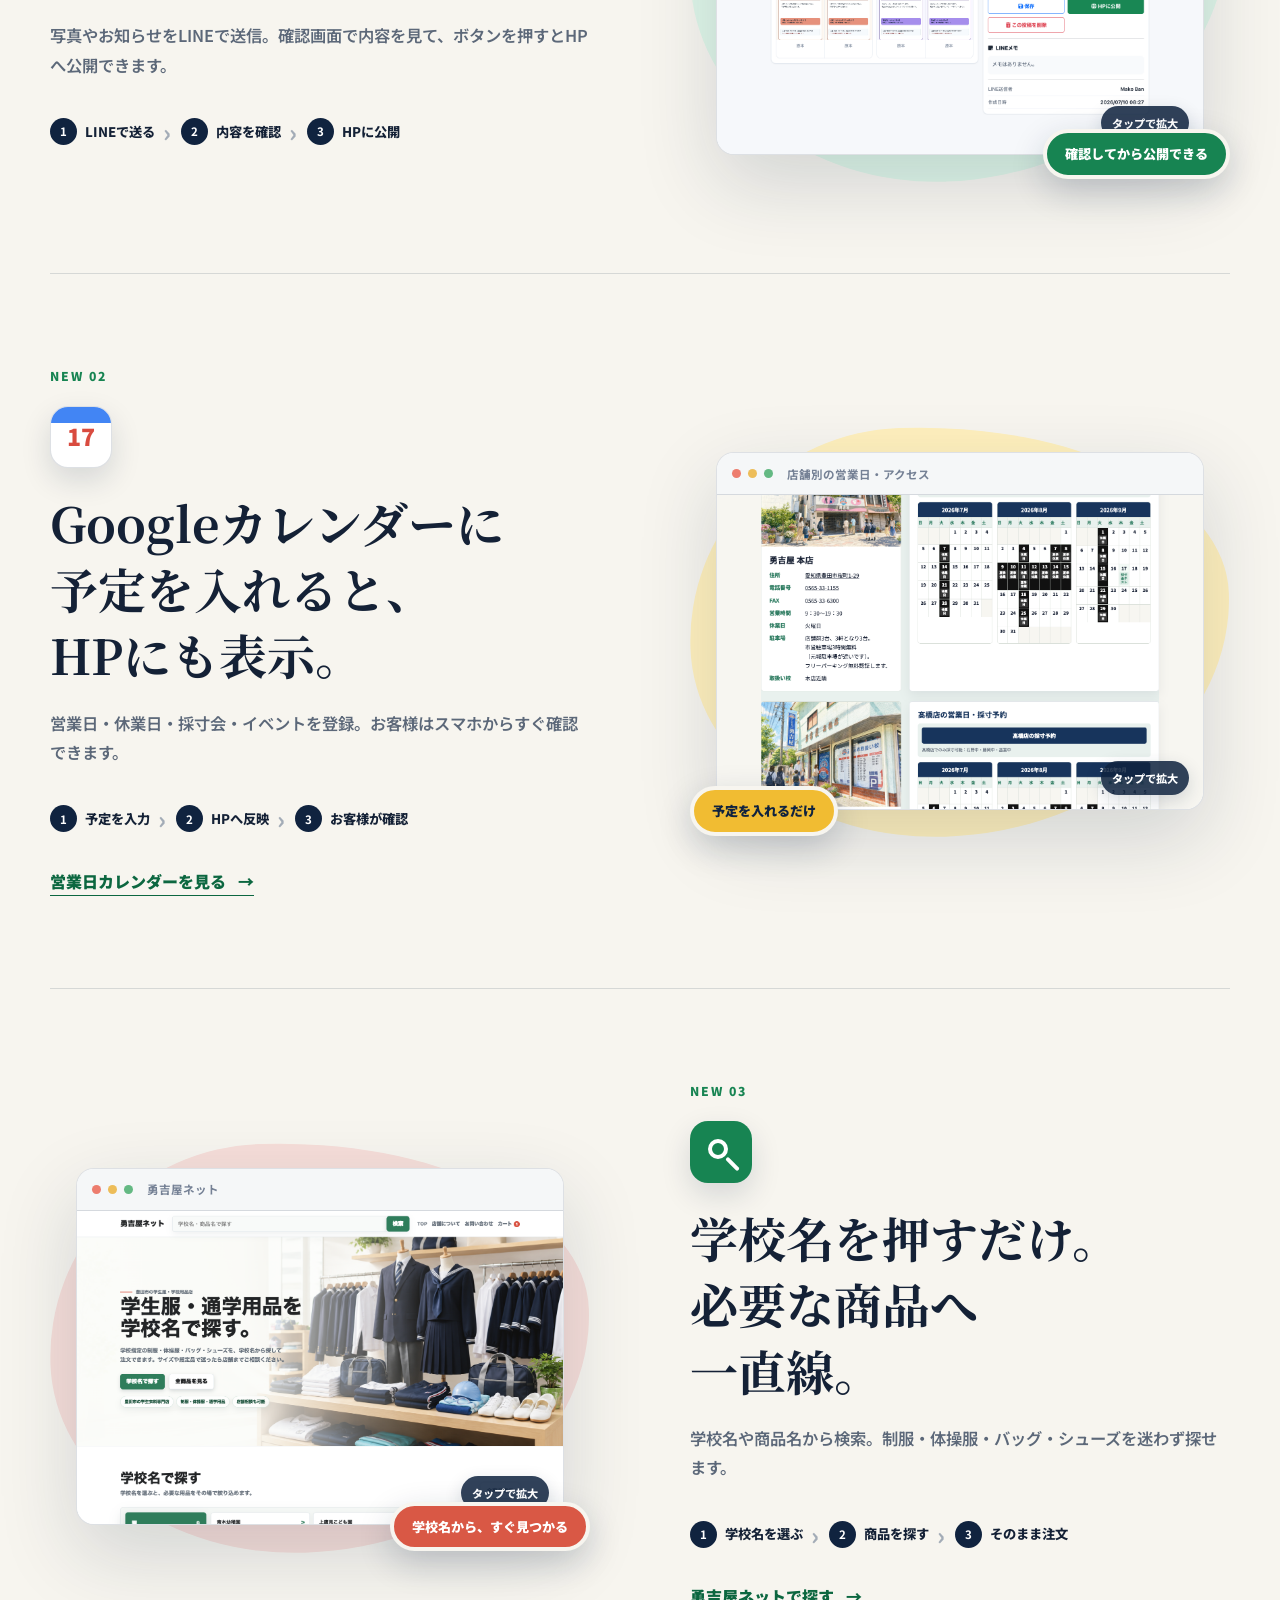
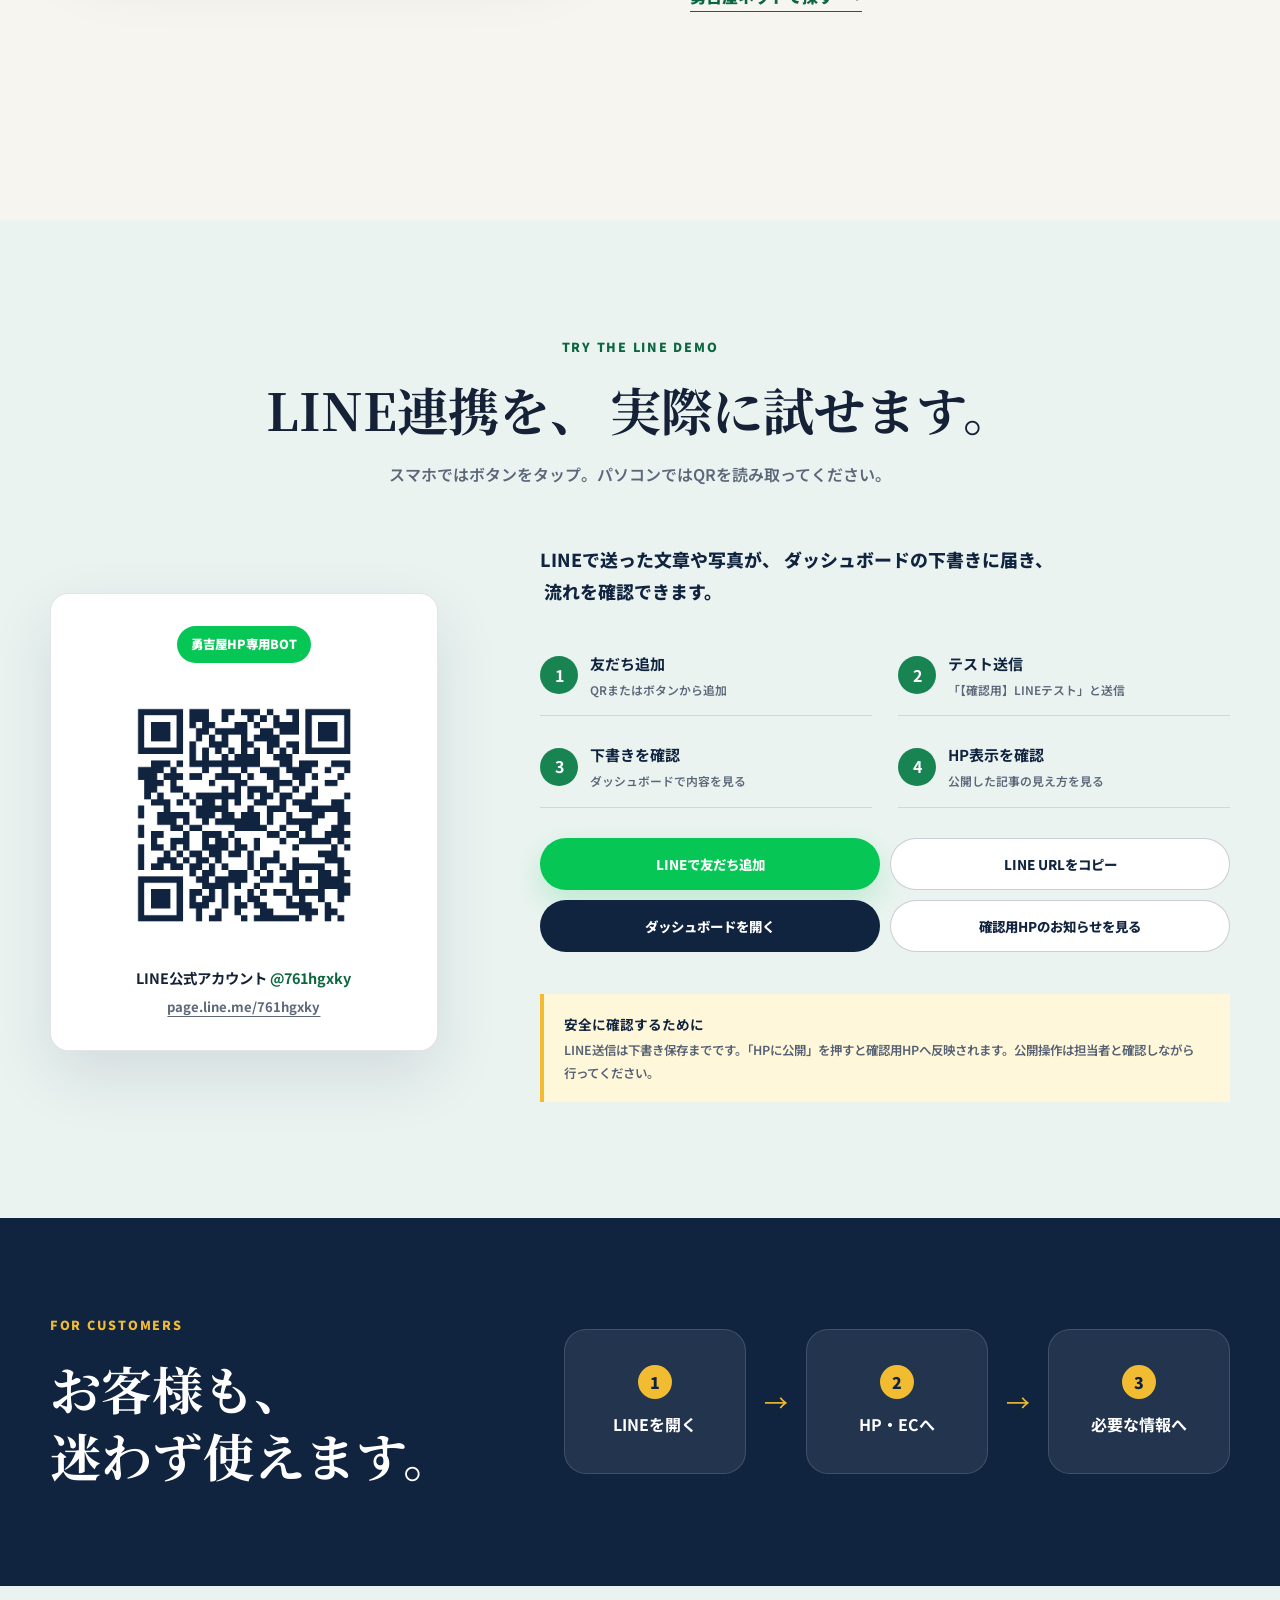
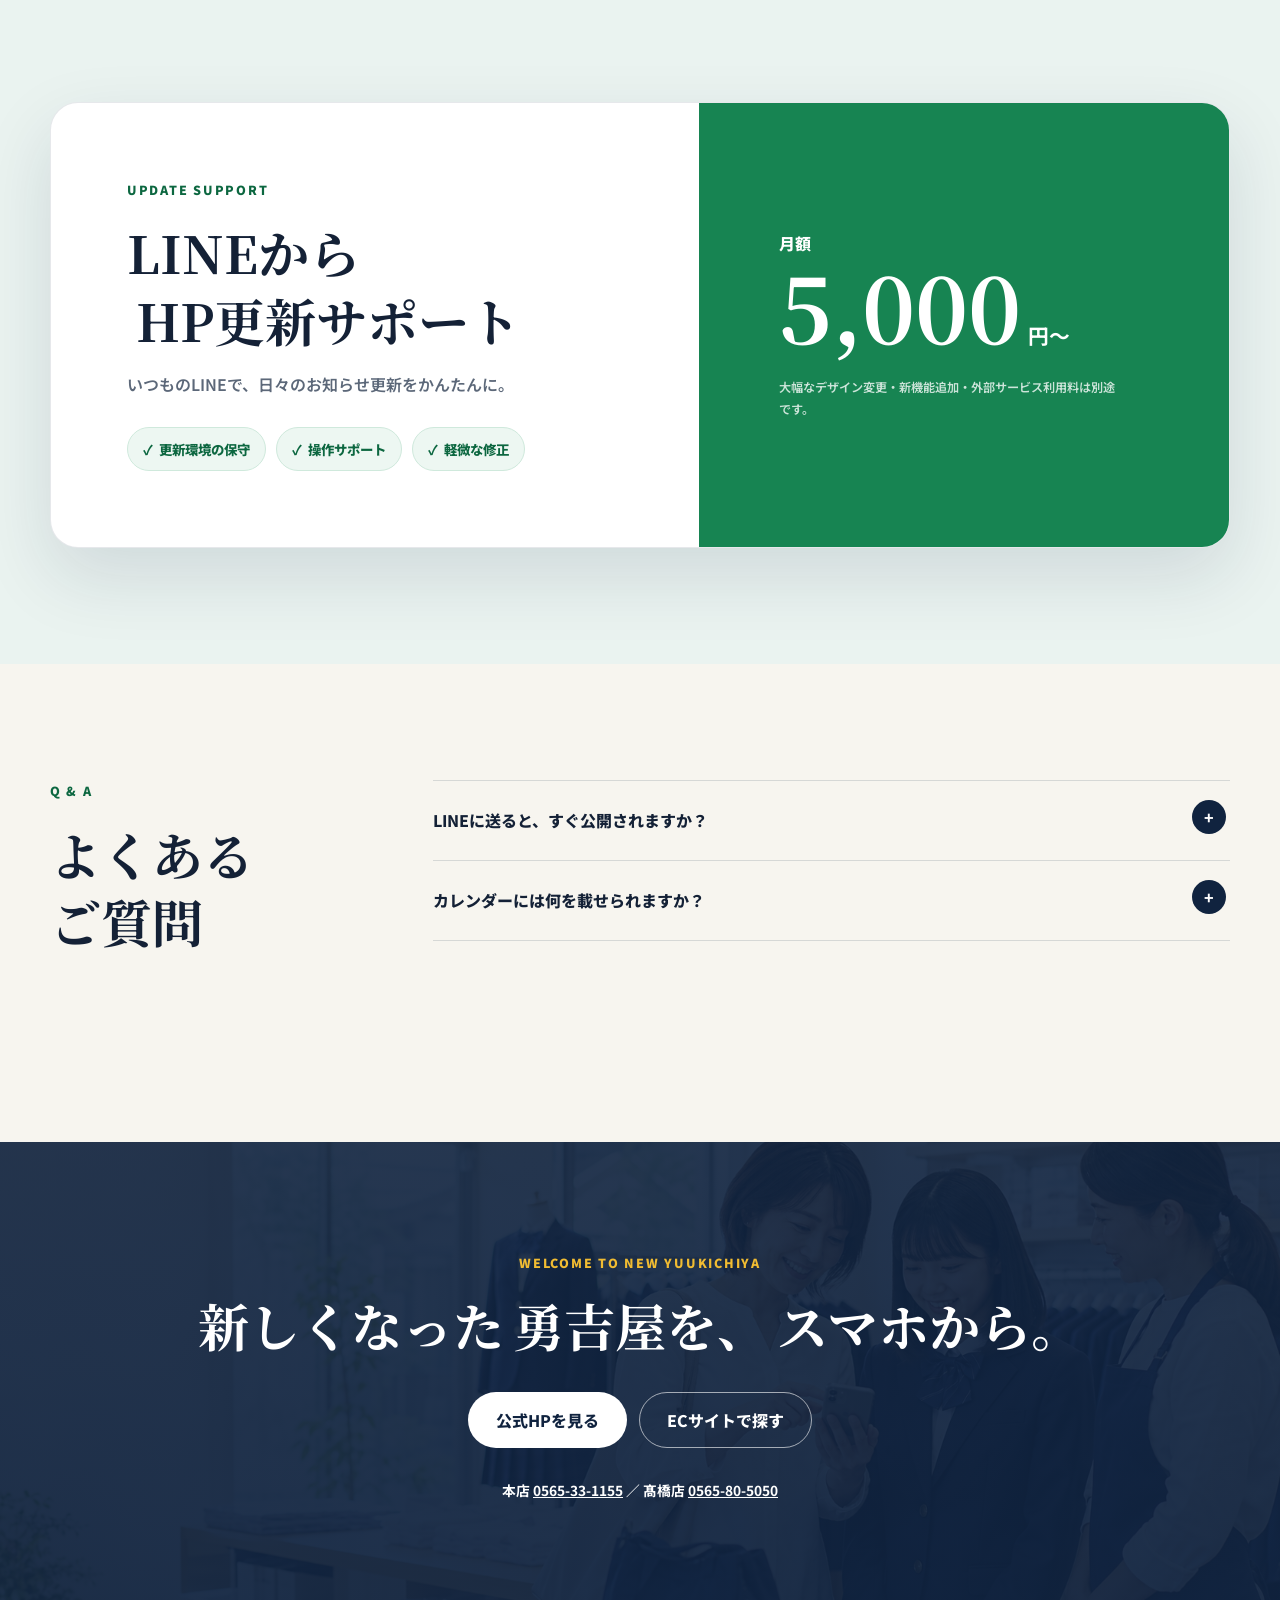
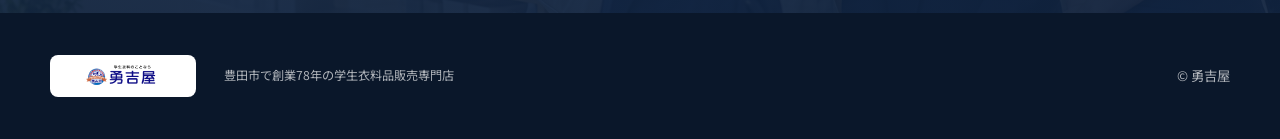
<file: renewal.html>
<!doctype html>
<html lang="ja">
<head>
  <meta charset="utf-8">
  <meta name="viewport" content="width=device-width, initial-scale=1">
  <title>勇吉屋のHP・ECサイトがリニューアル｜LINE更新・営業日カレンダー・学校名検索</title>
  <meta name="description" content="勇吉屋の公式ホームページとECサイトがリニューアル。LINEからHPのお知らせを準備でき、Googleカレンダーの営業日・イベントをHPに表示。ECでは学校名や商品名から必要な学生服・学校用品をすぐに探せます。">
  <meta name="robots" content="noindex, nofollow">
  <meta name="theme-color" content="#10233f">
  <meta property="og:type" content="website">
  <meta property="og:title" content="勇吉屋が、もっと身近に。HP・ECサイト リニューアル">
  <meta property="og:description" content="LINEで更新、Googleカレンダーで営業日を反映、学校名から商品を検索。勇吉屋の新しい便利な機能をご紹介します。">
  <meta property="og:image" content="assets/renewal-lp/hero-renewal-gpt-image2.png">
  <link rel="icon" href="assets/original/logo.png">
  <link rel="preconnect" href="https://fonts.googleapis.com">
  <link rel="preconnect" href="https://fonts.gstatic.com" crossorigin>
  <link href="https://fonts.googleapis.com/css2?family=Noto+Sans+JP:wght@400;500;600;700;800;900&amp;family=Noto+Serif+JP:wght@700;900&amp;display=swap" rel="stylesheet">
  <link rel="stylesheet" href="assets/renewal-lp/renewal.css">
</head>
<body>
  <a class="skip-link" href="#main">本文へ移動</a>

  <header class="site-header">
    <div class="site-header__inner">
      <a class="brand" href="index.html" aria-label="勇吉屋 公式ホームページへ">
        <img src="assets/original/logo.png" width="176" height="52" alt="勇吉屋">
        <span>学生衣料専門店</span>
      </a>
      <nav class="site-nav" aria-label="ページ内メニュー">
        <a class="site-nav__quiet" href="#new-features">新機能</a>
        <a class="site-nav__quiet" href="#line-demo">LINEデモ</a>
        <a class="site-nav__quiet" href="#support">更新サポート</a>
        <a class="site-nav__cta" href="https://yuukichiya.base.shop/" target="_blank" rel="noopener noreferrer">ECで探す</a>
      </nav>
    </div>
  </header>

  <main id="main">
    <section class="hero" aria-labelledby="hero-title">
      <div class="hero__media" aria-hidden="true">
        <img src="assets/renewal-lp/hero-renewal-gpt-image2.png" alt="" fetchpriority="high">
      </div>
      <div class="hero__shade" aria-hidden="true"></div>
      <div class="container hero__inner">
        <div class="hero__copy">
          <p class="hero__eyebrow"><span>2026</span> HP &amp; EC RENEWAL</p>
          <h1 id="hero-title">
            <span class="phrase">勇吉屋が、</span><span class="phrase">もっと身近に。</span>
          </h1>
          <p class="hero__lead"><span class="phrase">LINEでかんたん更新。</span><span class="phrase">営業日も、お買い物も、迷わない。</span></p>
          <div class="hero__tags" aria-label="リニューアルの3つの特長">
            <span>LINEからHP更新</span>
            <span>営業日を自動反映</span>
            <span>学校名から商品検索</span>
          </div>
          <div class="hero__actions">
            <a class="button button--primary" href="#new-features">新機能を見る</a>
            <a class="button button--ghost" href="index.html">新しいHPへ</a>
          </div>
        </div>
      </div>
    </section>

    <section class="renewal-summary" aria-label="リニューアルのポイント">
      <div class="container renewal-summary__grid">
        <div class="renewal-summary__item"><b>01</b><span><i>お店の更新が</i><i>かんたんに</i></span></div>
        <div class="renewal-summary__item"><b>02</b><span><i>営業日が</i><i>すぐ分かる</i></span></div>
        <div class="renewal-summary__item"><b>03</b><span><i>商品が</i><i>すぐ見つかる</i></span></div>
      </div>
    </section>

    <section class="section feature-section" id="new-features">
      <div class="container">
        <div class="section-heading section-heading--center">
          <p class="eyebrow">NEW EXPERIENCE</p>
          <h2><span class="phrase">新しくなった</span><span class="phrase">3つのこと</span></h2>
          <p>むずかしい操作は、いりません。</p>
        </div>

        <article class="feature feature--line">
          <div class="feature__copy">
            <p class="feature__number">NEW 01</p>
            <div class="feature__icon feature__icon--line" aria-hidden="true">LINE</div>
            <h3><span class="phrase">LINEから送って、</span><span class="phrase">確認して公開。</span></h3>
            <p class="feature__lead">写真やお知らせをLINEで送信。確認画面で内容を見て、ボタンを押すとHPへ公開できます。</p>
            <ol class="mini-flow" aria-label="LINEからHPへ公開する流れ">
              <li><b>1</b><span>LINEで送る</span></li>
              <li><b>2</b><span>内容を確認</span></li>
              <li><b>3</b><span>HPに公開</span></li>
            </ol>
          </div>
          <div class="feature__visual feature__visual--line">
            <button class="screen-shot screen-shot--line" type="button" data-lightbox-src="assets/renewal-lp/screenshot-line-hp-publish.png" data-lightbox-caption="LINEから届いた写真とHPニュース下書きを確認し、HPへ公開する画面">
              <span class="screen-shot__bar"><i></i><i></i><i></i><em>勇吉屋HP専用BOT</em></span>
              <img src="assets/renewal-lp/screenshot-line-hp-publish.png" alt="LINEから届いた写真とHPニュース下書きを確認し、HPへ公開する画面" loading="lazy" decoding="async">
              <span class="screen-shot__zoom">タップで拡大</span>
            </button>
            <span class="visual-note visual-note--green">確認してから公開できる</span>
          </div>
        </article>

        <article class="feature feature--calendar">
          <div class="feature__copy">
            <p class="feature__number">NEW 02</p>
            <div class="feature__icon feature__icon--calendar" aria-hidden="true"><span>17</span></div>
            <h3><span class="phrase">Googleカレンダーに</span><span class="phrase">予定を入れると、</span><span class="phrase">HPにも表示。</span></h3>
            <p class="feature__lead">営業日・休業日・採寸会・イベントを登録。お客様はスマホからすぐ確認できます。</p>
            <ol class="mini-flow" aria-label="GoogleカレンダーからHPへ表示する流れ">
              <li><b>1</b><span>予定を入力</span></li>
              <li><b>2</b><span>HPへ反映</span></li>
              <li><b>3</b><span>お客様が確認</span></li>
            </ol>
            <a class="text-link" href="stores.html#calendar">営業日カレンダーを見る <span aria-hidden="true">→</span></a>
          </div>
          <div class="feature__visual feature__visual--calendar">
            <button class="screen-shot screen-shot--calendar" type="button" data-lightbox-src="assets/renewal-lp/screenshot-google-calendar-desktop.png" data-lightbox-caption="本店と髙橋店の営業日・採寸予約・イベントを表示するカレンダー">
              <span class="screen-shot__bar"><i></i><i></i><i></i><em>店舗別の営業日・アクセス</em></span>
              <picture>
                <source media="(max-width: 640px)" srcset="assets/renewal-lp/screenshot-google-calendar-mobile.png">
                <img src="assets/renewal-lp/screenshot-google-calendar-desktop.png" alt="本店と髙橋店の営業日・採寸予約・イベントを表示するカレンダー" loading="lazy" decoding="async">
              </picture>
              <span class="screen-shot__zoom">タップで拡大</span>
            </button>
            <span class="visual-note visual-note--yellow">予定を入れるだけ</span>
          </div>
        </article>

        <article class="feature feature--ec">
          <div class="feature__copy">
            <p class="feature__number">NEW 03</p>
            <div class="feature__icon feature__icon--search" aria-hidden="true"></div>
            <h3><span class="phrase">学校名を押すだけ。</span><span class="phrase">必要な商品へ</span><span class="phrase">一直線。</span></h3>
            <p class="feature__lead">学校名や商品名から検索。制服・体操服・バッグ・シューズを迷わず探せます。</p>
            <ol class="mini-flow" aria-label="ECサイトで商品を探す流れ">
              <li><b>1</b><span>学校名を選ぶ</span></li>
              <li><b>2</b><span>商品を探す</span></li>
              <li><b>3</b><span>そのまま注文</span></li>
            </ol>
            <a class="text-link" href="https://yuukichiya.base.shop/" target="_blank" rel="noopener noreferrer">勇吉屋ネットで探す <span aria-hidden="true">→</span></a>
          </div>
          <div class="feature__visual feature__visual--ec">
            <button class="screen-shot screen-shot--ec" type="button" data-lightbox-src="assets/renewal-lp/screenshot-ec-school-search.png" data-lightbox-caption="学校名や商品名から学生服・学校用品を探せる勇吉屋ネット">
              <span class="screen-shot__bar"><i></i><i></i><i></i><em>勇吉屋ネット</em></span>
              <img src="assets/renewal-lp/screenshot-ec-school-search.png" alt="学校名や商品名から学生服・学校用品を探せる勇吉屋ネット" loading="lazy" decoding="async">
              <span class="screen-shot__zoom">タップで拡大</span>
            </button>
            <span class="visual-note visual-note--red">学校名から、すぐ見つかる</span>
          </div>
        </article>
      </div>
    </section>

    <section class="section line-demo-section" id="line-demo" aria-labelledby="line-demo-title">
      <div class="container">
        <div class="section-heading section-heading--center">
          <p class="eyebrow">TRY THE LINE DEMO</p>
          <h2 id="line-demo-title"><span class="phrase">LINE連携を、</span><span class="phrase">実際に試せます。</span></h2>
          <p><span class="phrase">スマホではボタンをタップ。</span><span class="phrase">パソコンではQRを読み取ってください。</span></p>
        </div>

        <div class="line-demo">
          <div class="line-demo__qr-panel">
            <span class="line-demo__badge">勇吉屋HP専用BOT</span>
            <img class="line-demo__qr" src="assets/renewal-lp/line-hp-bot-qr.png" width="720" height="720" alt="勇吉屋HP専用LINEアカウントを友だち追加するQRコード" loading="lazy" decoding="async">
            <strong class="line-demo__account">LINE公式アカウント <span>@761hgxky</span></strong>
            <a class="line-demo__url" href="https://page.line.me/761hgxky" target="_blank" rel="noopener noreferrer">page.line.me/761hgxky</a>
          </div>

          <div class="line-demo__guide">
            <p class="line-demo__lead"><span class="phrase">LINEで送った文章や写真が、</span><span class="phrase">ダッシュボードの下書きに届き、</span><span class="phrase">流れを確認できます。</span></p>
            <ol class="demo-flow" aria-label="LINE連携デモの手順">
              <li><b>1</b><span><strong>友だち追加</strong><small>QRまたはボタンから追加</small></span></li>
              <li><b>2</b><span><strong>テスト送信</strong><small>「【確認用】LINEテスト」と送信</small></span></li>
              <li><b>3</b><span><strong>下書きを確認</strong><small>ダッシュボードで内容を見る</small></span></li>
              <li><b>4</b><span><strong>HP表示を確認</strong><small>公開した記事の見え方を見る</small></span></li>
            </ol>

            <div class="line-demo__actions">
              <a class="button button--line" href="https://page.line.me/761hgxky" target="_blank" rel="noopener noreferrer">LINEで友だち追加</a>
              <button class="button button--copy" type="button" data-copy-value="https://page.line.me/761hgxky">LINE URLをコピー</button>
              <a class="button button--navy" href="https://kokotomo-sns.bantex.jp/yuukichiya" target="_blank" rel="noopener noreferrer">ダッシュボードを開く</a>
              <a class="button button--outline" href="news.html" target="_blank" rel="noopener noreferrer">確認用HPのお知らせを見る</a>
            </div>
            <p class="line-demo__copy-status" data-copy-status aria-live="polite"></p>
            <aside class="line-demo__notice" aria-label="デモ利用時の注意">
              <strong>安全に確認するために</strong>
              <p>LINE送信は下書き保存までです。「HPに公開」を押すと確認用HPへ反映されます。公開操作は担当者と確認しながら行ってください。</p>
            </aside>
          </div>
        </div>
      </div>
    </section>

    <section class="journey-section" aria-labelledby="journey-title">
      <div class="container journey-section__inner">
        <div class="journey-section__heading">
          <p class="eyebrow">FOR CUSTOMERS</p>
          <h2 id="journey-title"><span class="phrase">お客様も、</span><span class="phrase">迷わず使えます。</span></h2>
        </div>
        <div class="journey">
          <div class="journey__step"><span>1</span><b>LINEを開く</b></div>
          <i aria-hidden="true">→</i>
          <div class="journey__step"><span>2</span><b>HP・ECへ</b></div>
          <i aria-hidden="true">→</i>
          <div class="journey__step"><span>3</span><b>必要な情報へ</b></div>
        </div>
      </div>
    </section>

    <section class="section support-section" id="support">
      <div class="container support-card">
        <div class="support-card__main">
          <p class="eyebrow">UPDATE SUPPORT</p>
          <h2><span class="phrase">LINEから</span><span class="phrase">HP更新サポート</span></h2>
          <p>いつものLINEで、日々のお知らせ更新をかんたんに。</p>
          <ul class="support-list">
            <li>更新環境の保守</li>
            <li>操作サポート</li>
            <li>軽微な修正</li>
          </ul>
        </div>
        <div class="support-card__price">
          <span>月額</span>
          <strong>5,000<small>円〜</small></strong>
          <p>大幅なデザイン変更・新機能追加・外部サービス利用料は別途です。</p>
        </div>
      </div>
    </section>

    <section class="section faq-section" aria-labelledby="faq-title">
      <div class="container faq-layout">
        <div class="section-heading">
          <p class="eyebrow">Q &amp; A</p>
          <h2 id="faq-title">よくあるご質問</h2>
        </div>
        <div class="faq-list">
          <details>
            <summary>LINEに送ると、すぐ公開されますか？</summary>
            <p>確認画面で内容を確認し、「HPに公開」を押して反映します。誤掲載を防げます。</p>
          </details>
          <details>
            <summary>カレンダーには何を載せられますか？</summary>
            <p>営業日、休業日、採寸会、イベントなどを店舗ごとに掲載できます。</p>
          </details>
        </div>
      </div>
    </section>

    <section class="final-cta" aria-labelledby="final-cta-title">
      <div class="container final-cta__inner">
        <p class="eyebrow">WELCOME TO NEW YUUKICHIYA</p>
        <h2 id="final-cta-title"><span class="phrase">新しくなった</span><span class="phrase">勇吉屋を、</span><span class="phrase">スマホから。</span></h2>
        <div class="final-cta__actions">
          <a class="button button--light" href="index.html">公式HPを見る</a>
          <a class="button button--outline-light" href="https://yuukichiya.base.shop/" target="_blank" rel="noopener noreferrer">ECサイトで探す</a>
        </div>
        <p class="final-cta__contact">本店 <a href="tel:0565331155">0565-33-1155</a> ／ 髙橋店 <a href="tel:0565805050">0565-80-5050</a></p>
      </div>
    </section>
  </main>

  <footer class="site-footer">
    <div class="container site-footer__inner">
      <a class="brand brand--footer" href="index.html">
        <img src="assets/original/logo.png" width="176" height="52" alt="勇吉屋">
      </a>
      <p>豊田市で創業78年の学生衣料品販売専門店</p>
      <small>© 勇吉屋</small>
    </div>
  </footer>

  <dialog class="lightbox" id="screen-lightbox" aria-labelledby="lightbox-caption">
    <div class="lightbox__panel">
      <button class="lightbox__close" type="button" aria-label="拡大画像を閉じる">×</button>
      <figure>
        <img alt="">
        <figcaption id="lightbox-caption"></figcaption>
      </figure>
    </div>
  </dialog>

  <script src="assets/renewal-lp/renewal.js" defer></script>
</body>
</html>
</file>
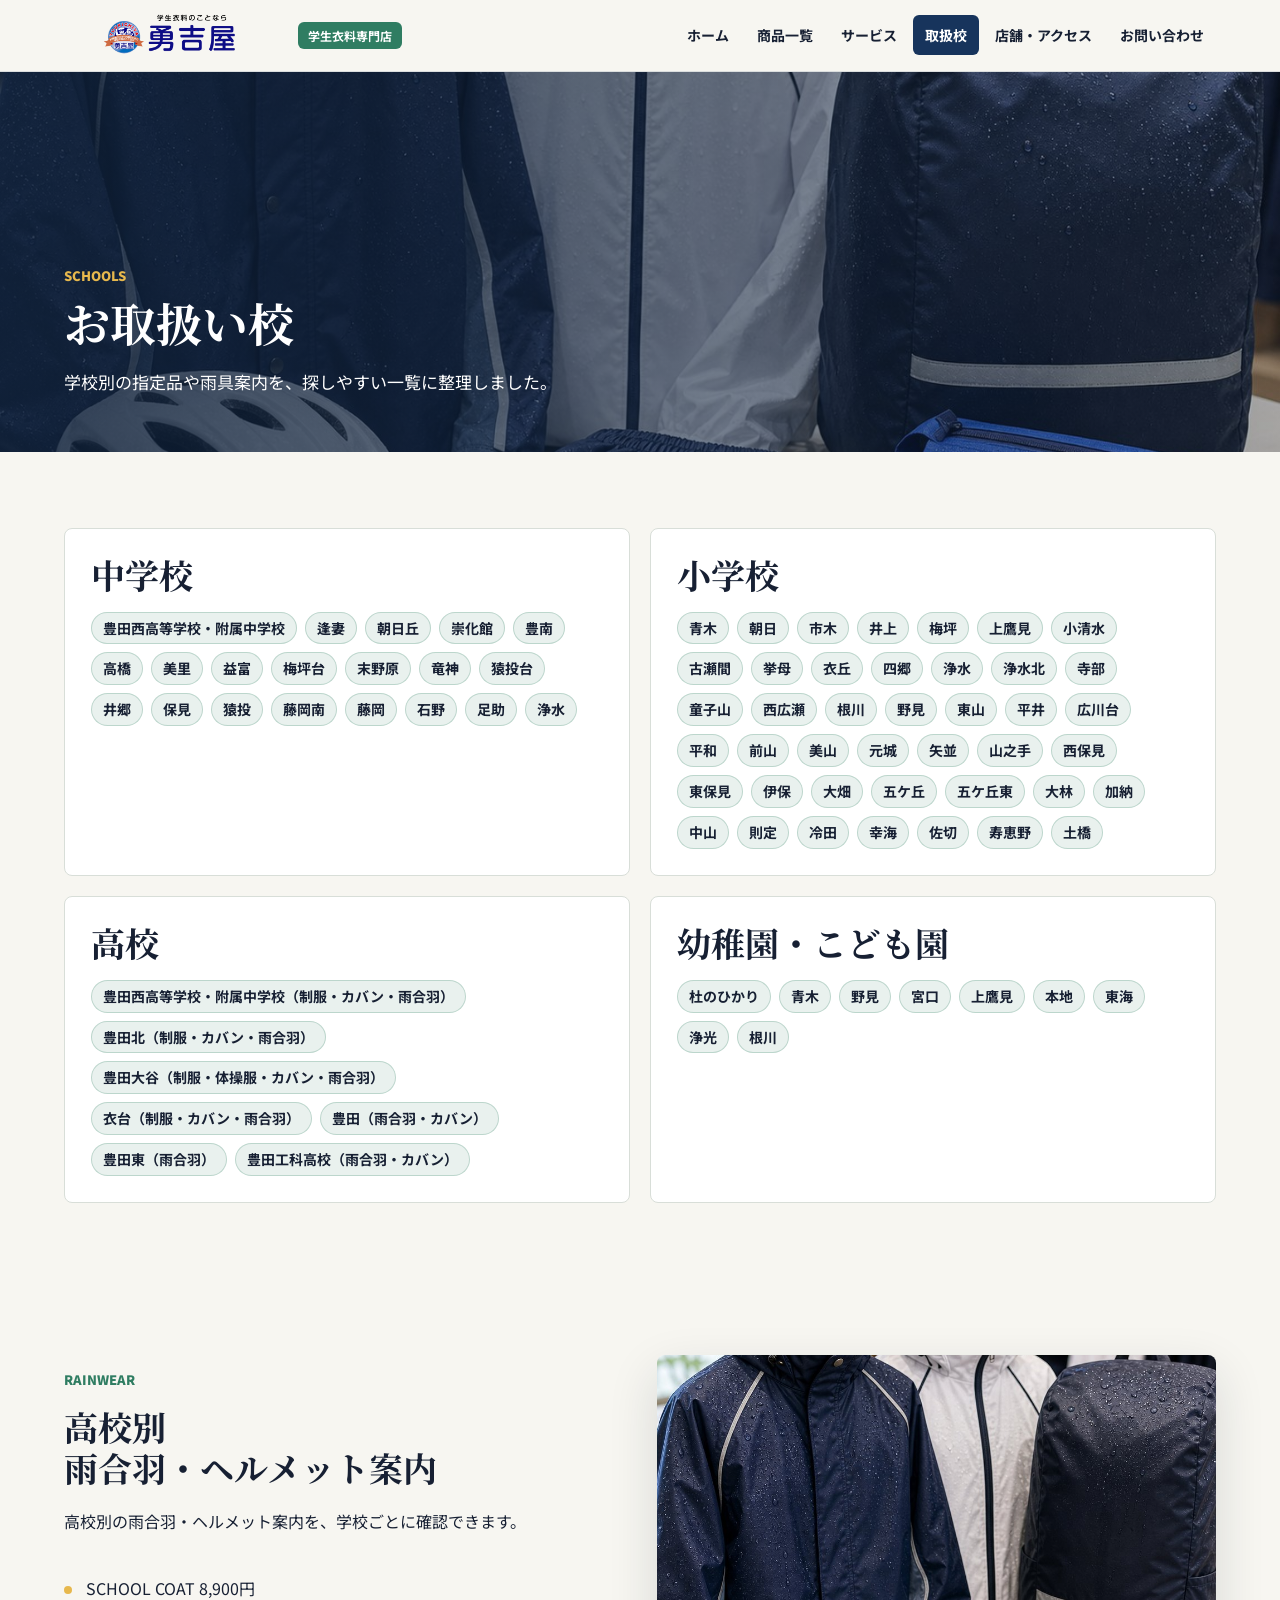
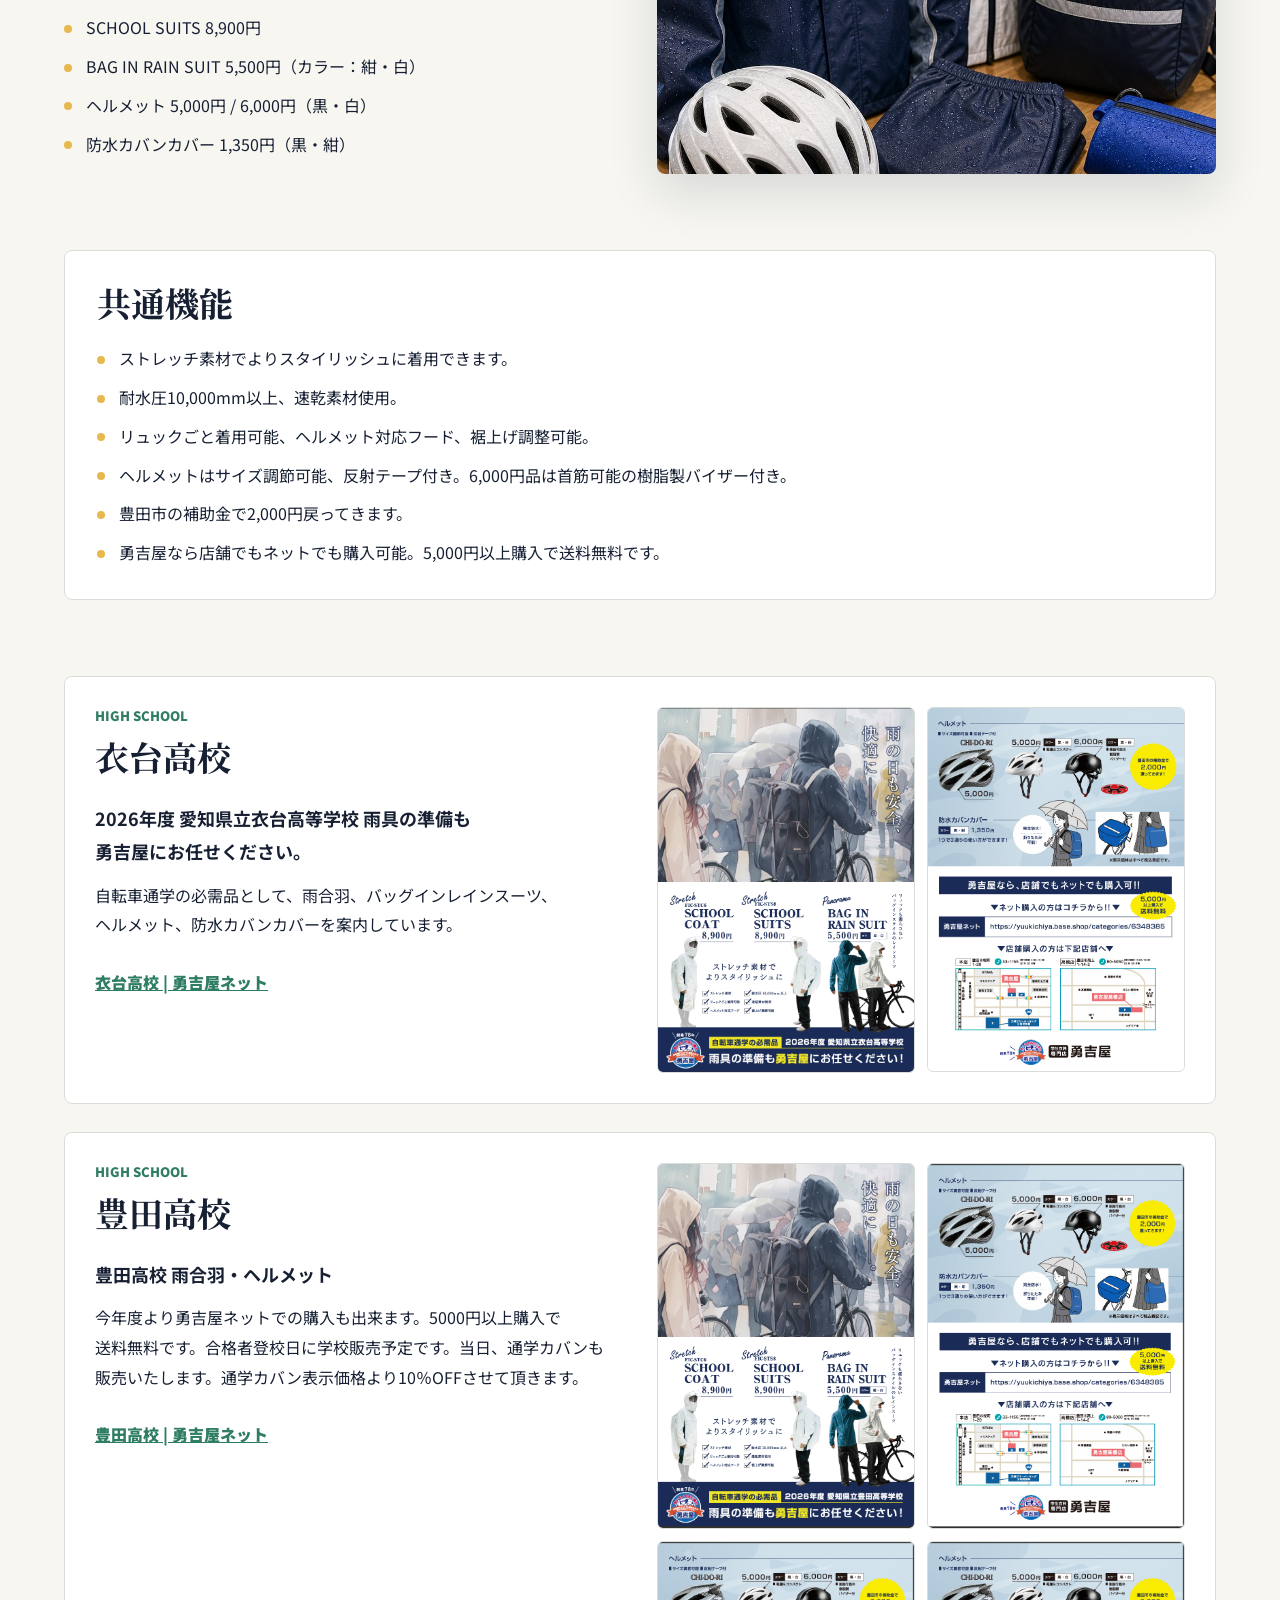
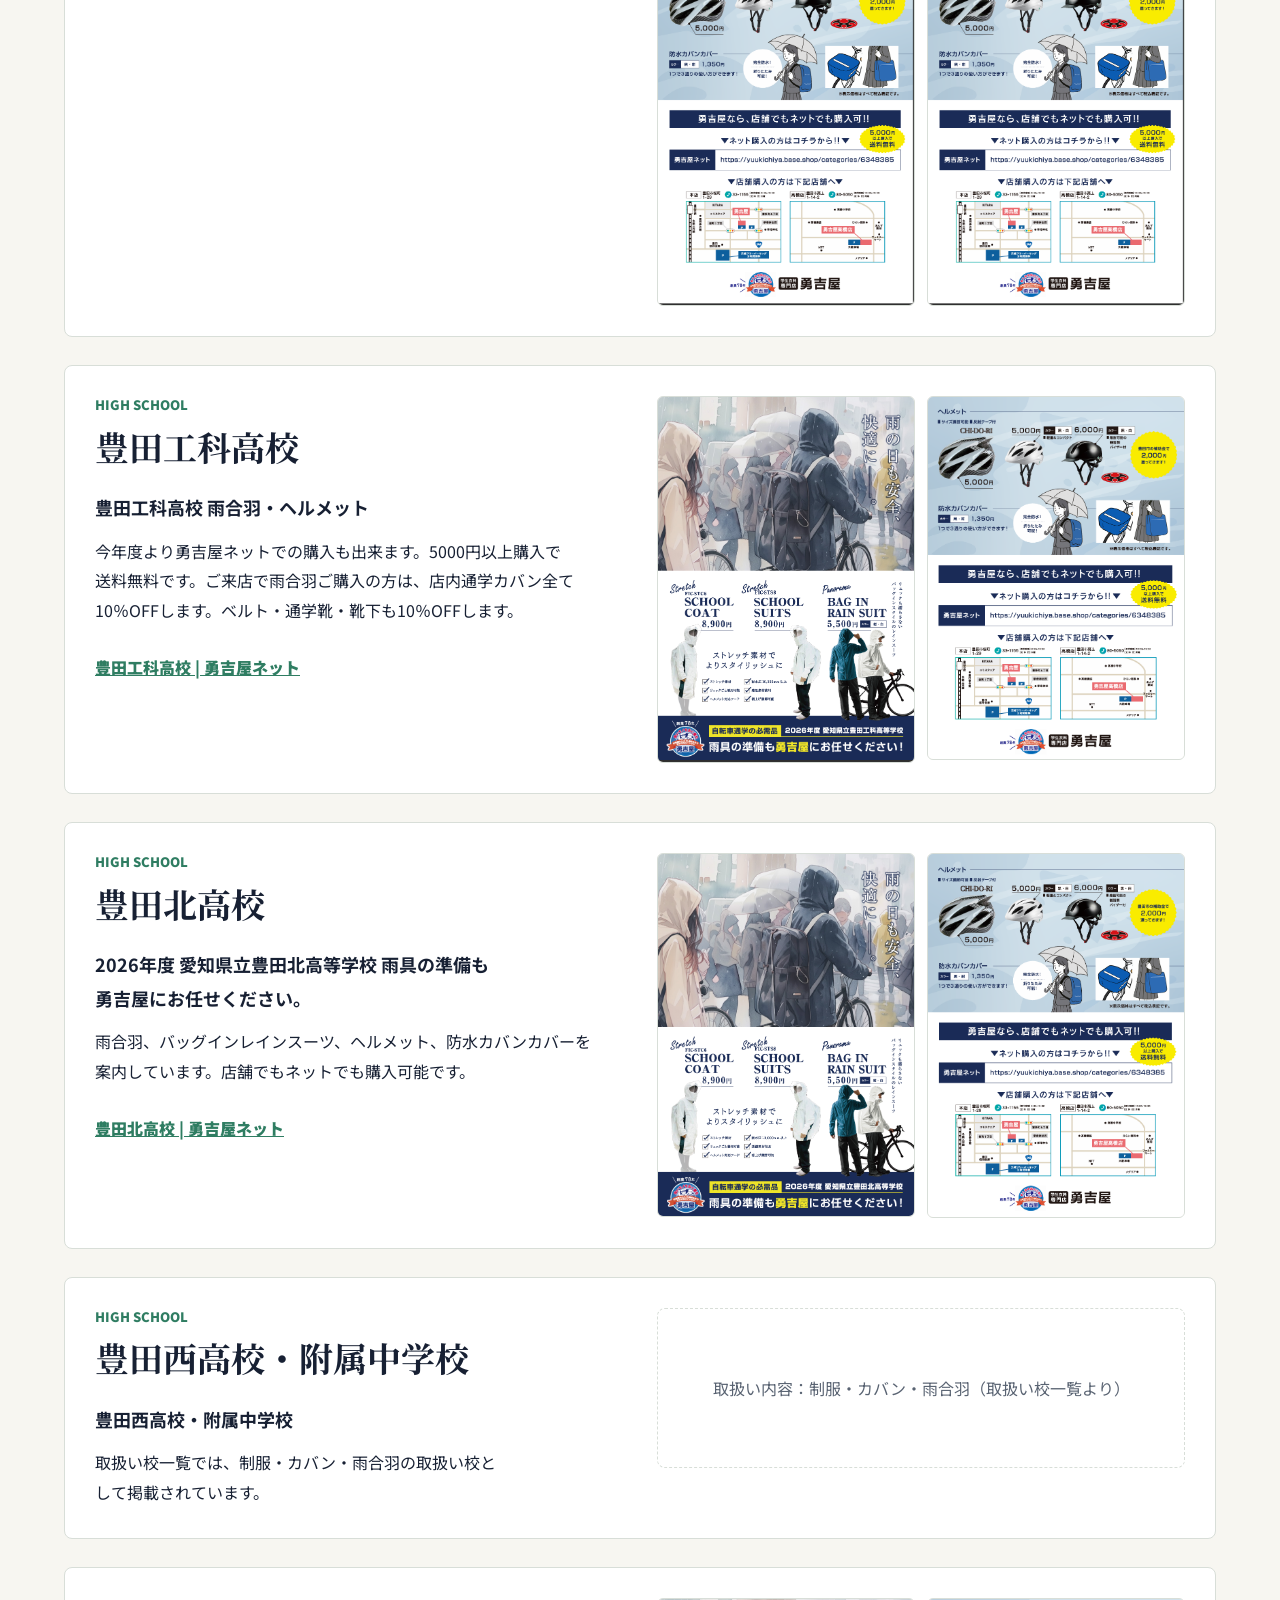
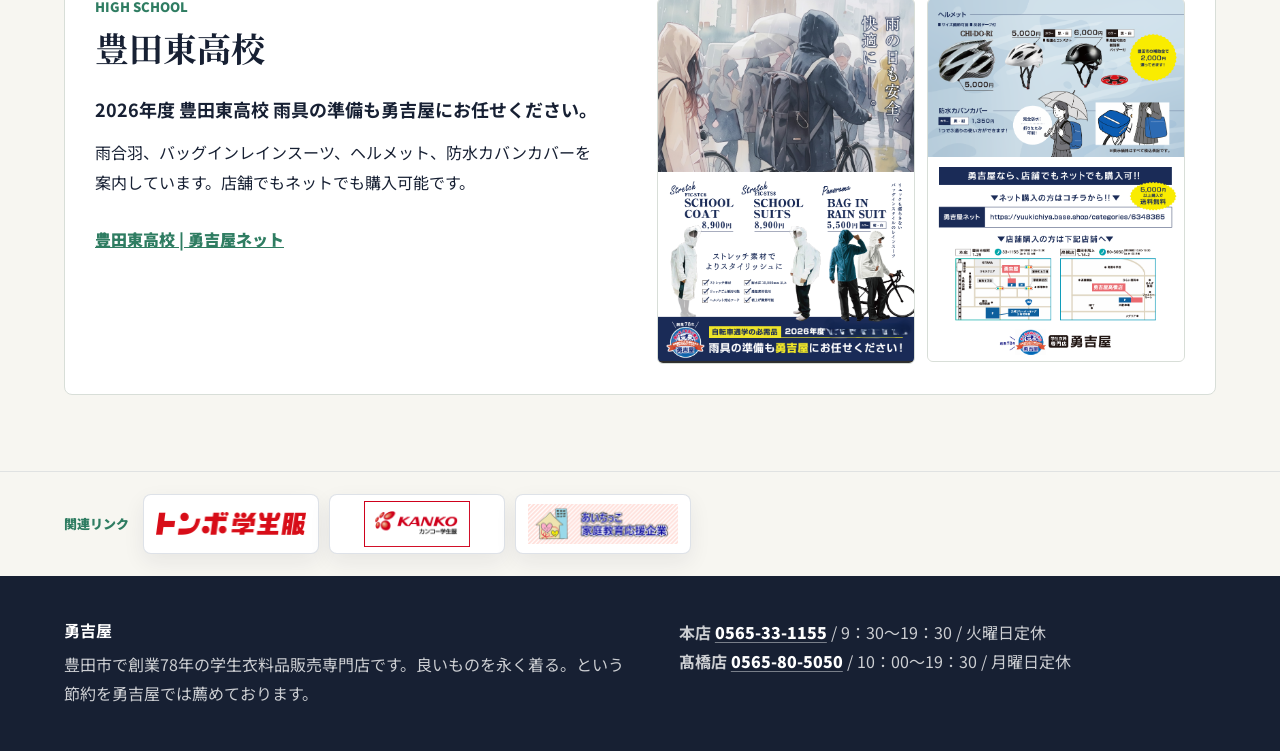
<file: schools.html>
<!doctype html>
<html lang="ja">
<head>
  <meta charset="utf-8">
  <meta name="viewport" content="width=device-width, initial-scale=1">
  <title>お取扱い校 | 勇吉屋</title>
  <meta name="description" content="勇吉屋のお取扱い校。中学校、小学校、高校、幼稚園・こども園の取扱い一覧と、高校別の雨合羽・ヘルメット案内を掲載しています。">
  <link rel="preconnect" href="https://fonts.googleapis.com">
  <link rel="preconnect" href="https://fonts.gstatic.com" crossorigin>
  <link href="https://fonts.googleapis.com/css2?family=Noto+Sans+JP:wght@400;500;700;900&family=Noto+Serif+JP:wght@600;800&display=swap" rel="stylesheet">
  <link rel="icon" href="assets/original/logo.png">
  <link rel="stylesheet" href="assets/css/styles.css">
</head>
<body data-page="schools.html">
  <header class="site-header">
    <a class="brand" href="index.html" aria-label="勇吉屋 ホーム">
      <img src="assets/original/logo.png" alt="豊田市内の勇吉屋へ">
      <span>学生衣料専門店</span>
    </a>
    <button class="menu-toggle" type="button" aria-expanded="false" aria-controls="site-nav"><span></span><span></span><span></span><b>メニュー</b></button>
    <nav class="site-nav" id="site-nav" aria-label="主要ナビゲーション">
      <a href="index.html" class="">ホーム</a><a href="products.html" class="">商品一覧</a><a href="services.html" class="">サービス</a><a href="schools.html" class="is-current">取扱校</a><a href="stores.html" class="">店舗・アクセス</a><a href="contact.html" class="">お問い合わせ</a>
    </nav>
  </header>
  <style>
  .page-bg-rainwear-closeup-jpg { background-image: linear-gradient(90deg, rgba(15, 33, 58, .86), rgba(15, 33, 58, .34)), url('assets/generated/rainwear-closeup.jpg'); }
  @media (max-width: 640px) {
    .page-bg-rainwear-closeup-jpg { background-image: linear-gradient(90deg, rgba(15, 33, 58, .86), rgba(15, 33, 58, .34)), url('assets/generated/rainwear-closeup-mobile.jpg'); }
  }
</style>
  <section class="page-hero page-bg-rainwear-closeup-jpg">
    <div>
      <p class="eyebrow">Schools</p>
      <h1>お取扱い校</h1>
      <p>学校別の指定品や雨具案内を、探しやすい一覧に整理しました。</p>
    </div>
  </section>
  <main>
    
    <section class="section school-groups">
      <article class="info-card">
            <h2>中学校</h2>
            <div class="tag-list"><span>豊田西高等学校・附属中学校</span><span>逢妻</span><span>朝日丘</span><span>崇化館</span><span>豊南</span><span>高橋</span><span>美里</span><span>益富</span><span>梅坪台</span><span>末野原</span><span>竜神</span><span>猿投台</span><span>井郷</span><span>保見</span><span>猿投</span><span>藤岡南</span><span>藤岡</span><span>石野</span><span>足助</span><span>浄水</span></div>
          </article><article class="info-card">
            <h2>小学校</h2>
            <div class="tag-list"><span>青木</span><span>朝日</span><span>市木</span><span>井上</span><span>梅坪</span><span>上鷹見</span><span>小清水</span><span>古瀬間</span><span>挙母</span><span>衣丘</span><span>四郷</span><span>浄水</span><span>浄水北</span><span>寺部</span><span>童子山</span><span>西広瀬</span><span>根川</span><span>野見</span><span>東山</span><span>平井</span><span>広川台</span><span>平和</span><span>前山</span><span>美山</span><span>元城</span><span>矢並</span><span>山之手</span><span>西保見</span><span>東保見</span><span>伊保</span><span>大畑</span><span>五ケ丘</span><span>五ケ丘東</span><span>大林</span><span>加納</span><span>中山</span><span>則定</span><span>冷田</span><span>幸海</span><span>佐切</span><span>寿恵野</span><span>土橋</span></div>
          </article><article class="info-card">
            <h2>高校</h2>
            <div class="tag-list"><span>豊田西高等学校・附属中学校（制服・カバン・雨合羽）</span><span>豊田北（制服・カバン・雨合羽）</span><span>豊田大谷（制服・体操服・カバン・雨合羽）</span><span>衣台（制服・カバン・雨合羽）</span><span>豊田（雨合羽・カバン）</span><span>豊田東（雨合羽）</span><span>豊田工科高校（雨合羽・カバン）</span></div>
          </article><article class="info-card">
            <h2>幼稚園・こども園</h2>
            <div class="tag-list"><span>杜のひかり</span><span>青木</span><span>野見</span><span>宮口</span><span>上鷹見</span><span>本地</span><span>東海</span><span>浄光</span><span>根川</span></div>
          </article>
    </section>

    <section class="section split-feature">
      <div>
        <p class="eyebrow">Rainwear</p>
        <h2><span class="title-line">高校別</span><span class="title-line">雨合羽・ヘルメット案内</span></h2>
        <p>高校別の<span class="keep">雨合羽</span>・ヘルメット案内を、学校ごとに確認できます。</p>
        <ul class="clean-list"><li>SCHOOL COAT 8,900円</li><li>SCHOOL SUITS 8,900円</li><li>BAG IN RAIN SUIT 5,500円（カラー：紺・白）</li><li>ヘルメット 5,000円 / 6,000円（黒・白）</li><li>防水カバンカバー 1,350円（黒・紺）</li></ul>
      </div>
      <picture class="feature-image"><source media="(max-width: 640px)" srcset="assets/generated/rainwear-closeup-mobile.jpg"><img src="assets/generated/rainwear-closeup.jpg" alt="雨具とヘルメットのアップ写真"></picture>
    </section>

    <section class="section feature-note">
      <h2>共通機能</h2>
      <ul class="clean-list"><li>ストレッチ素材でよりスタイリッシュに着用できます。</li><li>耐水圧10,000mm以上、速乾素材使用。</li><li>リュックごと着用可能、ヘルメット対応フード、裾上げ調整可能。</li><li>ヘルメットはサイズ調節可能、反射テープ付き。6,000円品は首筋可能の樹脂製バイザー付き。</li><li>豊田市の補助金で2,000円戻ってきます。</li><li>勇吉屋なら店舗でもネットでも購入可能。<span class="keep">5,000円以上</span>購入で<span class="keep">送料無料</span>です。</li></ul>
    </section>

    <section class="section highschool-list">
      <article class="school-card">
            <div class="school-card__copy">
              <p class="eyebrow">High School</p>
              <h2><span class="phrase-title">衣台高校</span></h2>
              <p class="lead">2026年度 愛知県立衣台高等学校 雨具の準備も勇吉屋にお任せください。</p>
              <p>自転車通学の必需品として、<span class="keep">雨合羽</span>、バッグインレインスーツ、ヘルメット、防水カバンカバーを案内しています。</p>
              <a class="text-link" href="https://yuukichiya.base.shop/categories/6348385" target="_blank" rel="noopener noreferrer">衣台高校 | 勇吉屋ネット</a>
            </div>
            <div class="school-card__media"><img src="assets/original/rainwear-itodai-1.png" alt="衣台高校の雨具案内"><img src="assets/original/rainwear-itodai-2.png" alt="衣台高校の雨具案内"></div>
          </article><article class="school-card">
            <div class="school-card__copy">
              <p class="eyebrow">High School</p>
              <h2><span class="phrase-title">豊田高校</span></h2>
              <p class="lead">豊田高校 <span class="keep">雨合羽</span>・ヘルメット</p>
              <p>今年度より<span class="keep">勇吉屋ネット</span>での購入も出来ます。5000円以上購入で<span class="keep">送料無料</span>です。合格者登校日に学校販売予定です。当日、通学カバンも販売いたします。通学カバン表示価格より10％OFFさせて頂きます。</p>
              <a class="text-link" href="https://yuukichiya.base.shop/categories/6348385" target="_blank" rel="noopener noreferrer">豊田高校 | 勇吉屋ネット</a>
            </div>
            <div class="school-card__media"><img src="assets/original/rainwear-toyota-1.png" alt="豊田高校の雨具案内"><img src="assets/original/rainwear-toyota-2.png" alt="豊田高校の雨具案内"><img src="assets/original/rainwear/rainwear-toyota-3.png" alt="豊田高校の雨具案内"><img src="assets/original/rainwear/rainwear-toyota-4.png" alt="豊田高校の雨具案内"></div>
          </article><article class="school-card">
            <div class="school-card__copy">
              <p class="eyebrow">High School</p>
              <h2><span class="phrase-title">豊田工科高校</span></h2>
              <p class="lead">豊田工科高校 <span class="keep">雨合羽</span>・ヘルメット</p>
              <p>今年度より<span class="keep">勇吉屋ネット</span>での購入も出来ます。5000円以上購入で<span class="keep">送料無料</span>です。ご来店で<span class="keep">雨合羽</span>ご購入の方は、店内通学カバン全て10％OFFします。ベルト・通学靴・靴下も10％OFFします。</p>
              <a class="text-link" href="https://yuukichiya.base.shop/categories/6348386" target="_blank" rel="noopener noreferrer">豊田工科高校 | 勇吉屋ネット</a>
            </div>
            <div class="school-card__media"><img src="assets/original/rainwear-koka-1.png" alt="豊田工科高校の雨具案内"><img src="assets/original/rainwear-koka-2.png" alt="豊田工科高校の雨具案内"></div>
          </article><article class="school-card">
            <div class="school-card__copy">
              <p class="eyebrow">High School</p>
              <h2><span class="phrase-title">豊田北高校</span></h2>
              <p class="lead">2026年度 愛知県立豊田北高等学校 雨具の準備も勇吉屋にお任せください。</p>
              <p><span class="keep">雨合羽</span>、バッグインレインスーツ、ヘルメット、防水カバンカバーを案内しています。店舗でもネットでも購入可能です。</p>
              <a class="text-link" href="https://yuukichiya.base.shop/categories/6348385" target="_blank" rel="noopener noreferrer">豊田北高校 | 勇吉屋ネット</a>
            </div>
            <div class="school-card__media"><img src="assets/original/rainwear-kita-1.png" alt="豊田北高校の雨具案内"><img src="assets/original/rainwear-kita-2.png" alt="豊田北高校の雨具案内"></div>
          </article><article class="school-card">
            <div class="school-card__copy">
              <p class="eyebrow">High School</p>
              <h2><span class="phrase-title">豊田西高校・附属中学校</span></h2>
              <p class="lead">豊田西高校・附属中学校</p>
              <p>取扱い校一覧では、制服・カバン・<span class="keep">雨合羽</span>の取扱い校として掲載されています。</p>
              
            </div>
            <div class="school-card__empty">取扱い内容：制服・カバン・雨合羽（取扱い校一覧より）</div>
          </article><article class="school-card">
            <div class="school-card__copy">
              <p class="eyebrow">High School</p>
              <h2><span class="phrase-title">豊田東高校</span></h2>
              <p class="lead">2026年度 豊田東高校 雨具の準備も勇吉屋にお任せください。</p>
              <p><span class="keep">雨合羽</span>、バッグインレインスーツ、ヘルメット、防水カバンカバーを案内しています。店舗でもネットでも購入可能です。</p>
              <a class="text-link" href="https://yuukichiya.base.shop/categories/6348385" target="_blank" rel="noopener noreferrer">豊田東高校 | 勇吉屋ネット</a>
            </div>
            <div class="school-card__media"><img src="assets/original/rainwear-higashi-1.png" alt="豊田東高校の雨具案内"><img src="assets/original/rainwear-higashi-2.png" alt="豊田東高校の雨具案内"></div>
          </article>
    </section>
  
  </main>
  <section class="partner-links" aria-label="関連リンク">
    <div class="partner-links__inner">
      <span class="partner-links__label">関連リンク</span>
      <div class="partner-banner-list">
        <a class="partner-banner partner-banner--tombow" href="https://www.tombow.gr.jp/" target="_blank" rel="noopener noreferrer" aria-label="トンボ学生服 公式サイト"><img src="assets/original/partner-banners/tombow.png" alt="トンボ学生服"></a>
        <a class="partner-banner partner-banner--kanko" href="https://kanko-gakuseifuku.co.jp/" target="_blank" rel="noopener noreferrer" aria-label="カンコー学生服 公式サイト"><img src="assets/original/partner-banners/kanko.gif" alt="KANKO カンコー学生服"></a>
        <a class="partner-banner partner-banner--aichikko" href="https://www.pref.aichi.jp/site/kateikyouiku2/katei-ouenkigyou-bosyu.html" target="_blank" rel="noopener noreferrer" aria-label="あいちっこ 家庭教育応援企業"><img src="assets/original/partner-banners/aichikko.png" alt="あいちっこ 家庭教育応援企業"></a>
      </div>
    </div>
  </section>
  <footer class="site-footer">
    <div>
      <strong>勇吉屋</strong>
      <p>豊田市で<span class="keep">創業78年</span>の<span class="keep">学生衣料品販売専門店</span>です。良いものを永く着る。という節約を勇吉屋では薦めております。</p>
    </div>
    <div class="footer-stores">
      <p><b>本店</b> <a href="tel:0565331155">0565-33-1155</a> / 9：30～19：30 / 火曜日定休</p><p><b>髙橋店</b> <a href="tel:0565805050">0565-80-5050</a> / 10：00～19：30 / 月曜日定休</p>
    </div>
  </footer>
  <script src="assets/js/site.js?v=client-calendar-20260722"></script>
</body>
</html>
</file>
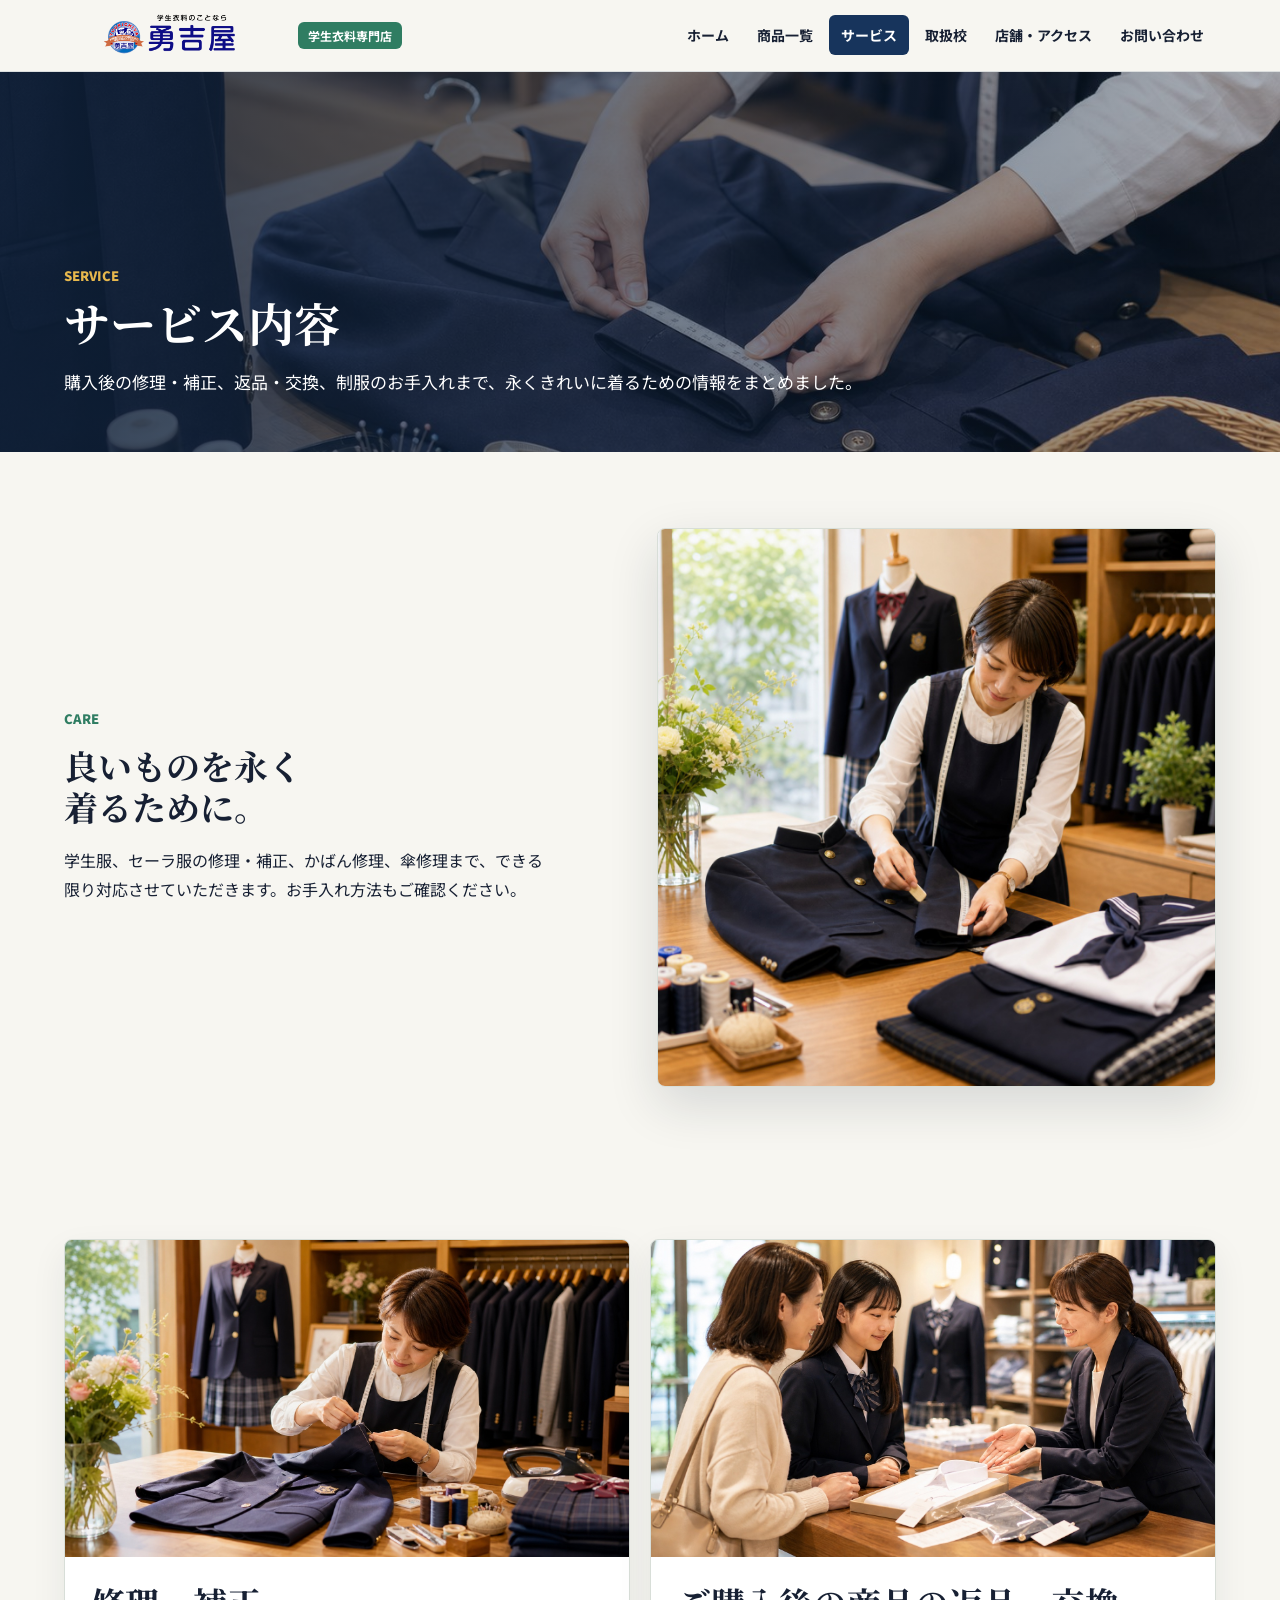
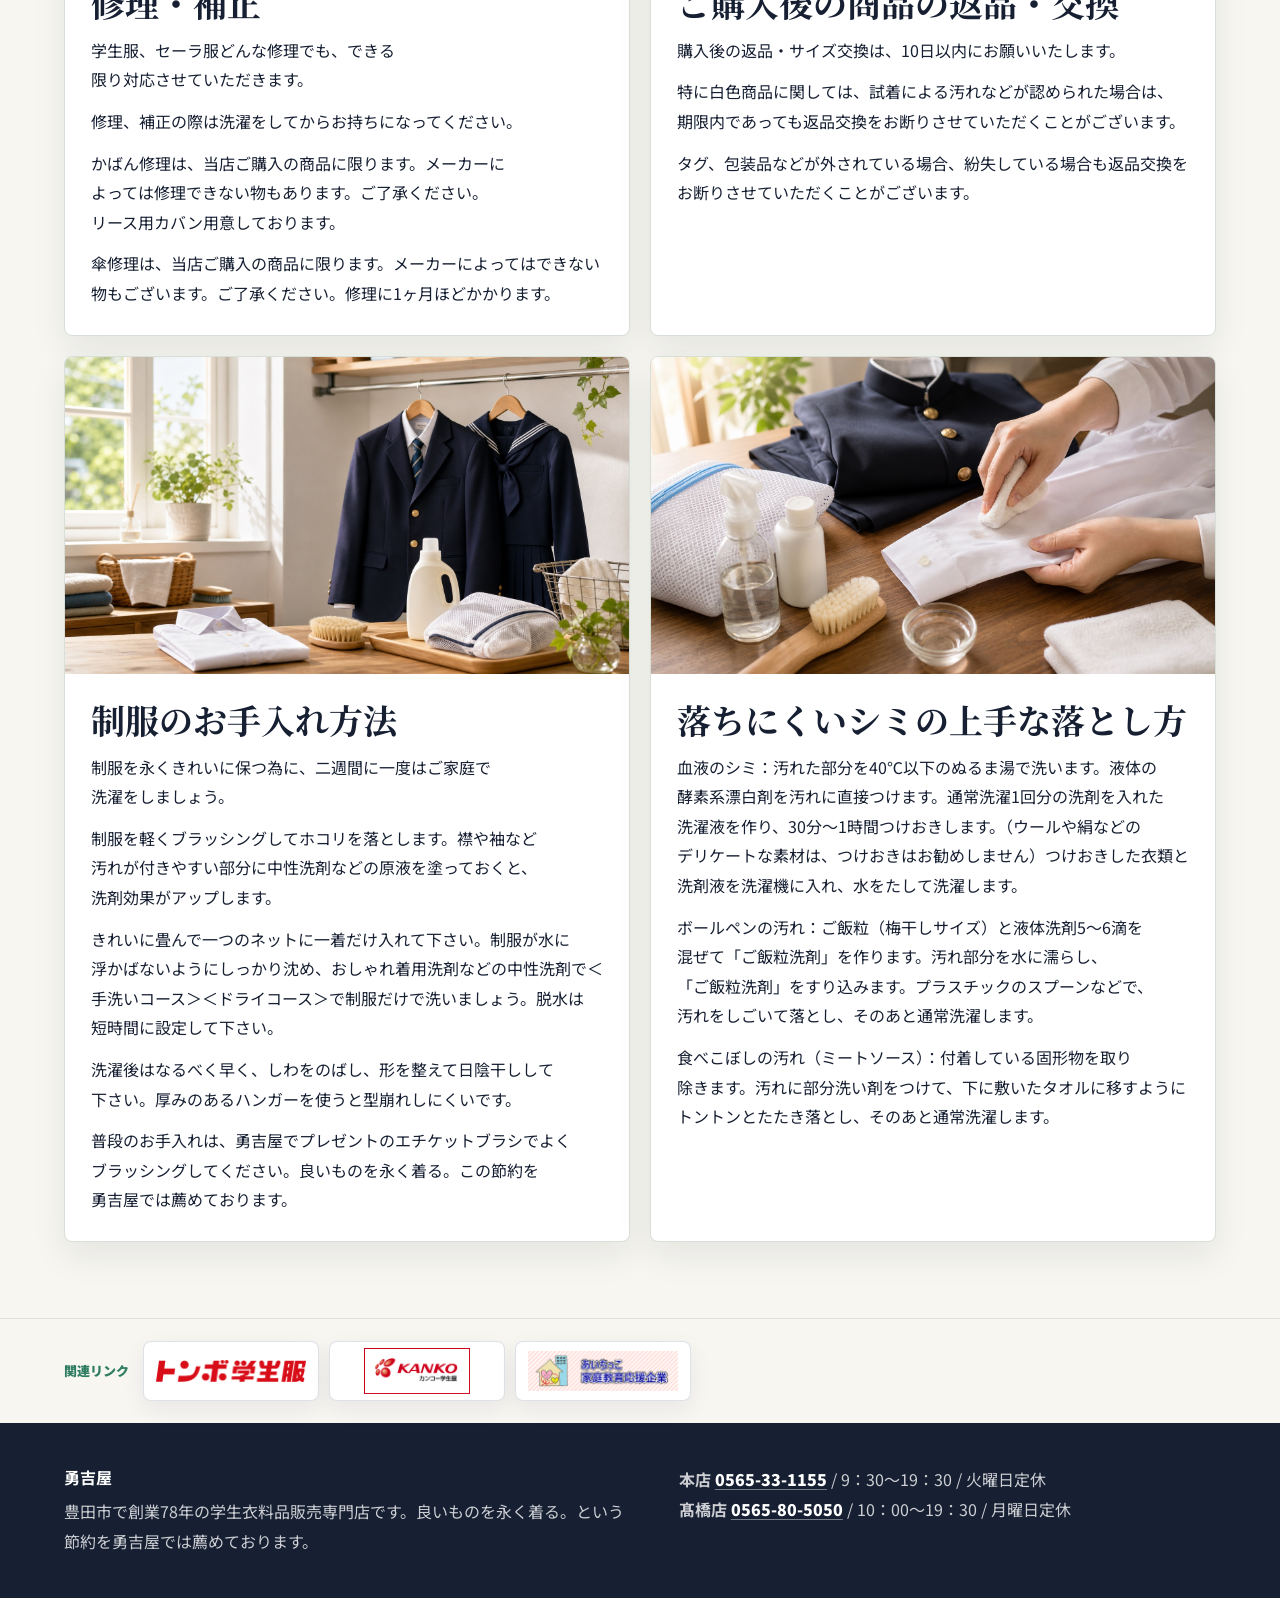
<file: services.html>
<!doctype html>
<html lang="ja">
<head>
  <meta charset="utf-8">
  <meta name="viewport" content="width=device-width, initial-scale=1">
  <title>サービス内容 | 勇吉屋</title>
  <meta name="description" content="勇吉屋のサービス内容。学生服・セーラー服の修理・補正、かばん修理、傘修理、返品・交換、制服のお手入れ方法、シミの落とし方をご案内します。">
  <link rel="preconnect" href="https://fonts.googleapis.com">
  <link rel="preconnect" href="https://fonts.gstatic.com" crossorigin>
  <link href="https://fonts.googleapis.com/css2?family=Noto+Sans+JP:wght@400;500;700;900&family=Noto+Serif+JP:wght@600;800&display=swap" rel="stylesheet">
  <link rel="icon" href="assets/original/logo.png">
  <link rel="stylesheet" href="assets/css/styles.css">
</head>
<body data-page="services.html">
  <header class="site-header">
    <a class="brand" href="index.html" aria-label="勇吉屋 ホーム">
      <img src="assets/original/logo.png" alt="豊田市内の勇吉屋へ">
      <span>学生衣料専門店</span>
    </a>
    <button class="menu-toggle" type="button" aria-expanded="false" aria-controls="site-nav"><span></span><span></span><span></span><b>メニュー</b></button>
    <nav class="site-nav" id="site-nav" aria-label="主要ナビゲーション">
      <a href="index.html" class="">ホーム</a><a href="products.html" class="">商品一覧</a><a href="services.html" class="is-current">サービス</a><a href="schools.html" class="">取扱校</a><a href="stores.html" class="">店舗・アクセス</a><a href="contact.html" class="">お問い合わせ</a>
    </nav>
  </header>
  <style>
  .page-bg-alteration-closeup-jpg { background-image: linear-gradient(90deg, rgba(15, 33, 58, .86), rgba(15, 33, 58, .34)), url('assets/generated/alteration-closeup.jpg'); }
  @media (max-width: 640px) {
    .page-bg-alteration-closeup-jpg { background-image: linear-gradient(90deg, rgba(15, 33, 58, .86), rgba(15, 33, 58, .34)), url('assets/generated/alteration-closeup-mobile.jpg'); }
  }
</style>
  <section class="page-hero page-bg-alteration-closeup-jpg">
    <div>
      <p class="eyebrow">Service</p>
      <h1>サービス内容</h1>
      <p>購入後の修理・補正、返品・交換、制服のお手入れまで、永くきれいに着るための情報をまとめました。</p>
    </div>
  </section>
  <main>
    
    <section class="section split-feature">
      <div>
        <p class="eyebrow">Care</p>
        <h2><span class="title-line">良いものを永く</span><span class="title-line">着るために。</span></h2>
        <p>学生服、セーラ服の<span class="keep">修理・補正</span>、かばん修理、傘修理まで、できる限り対応させていただきます。お手入れ方法もご確認ください。</p>
      </div>
      <picture class="feature-image feature-image--contain"><img src="assets/generated/service-feature-repair.jpg" alt="学生服の修理・補正を店頭で丁寧に行うイメージ" loading="lazy" decoding="async"></picture>
    </section>
    <section class="section service-grid">
      <article class="info-card service-card">
        <picture class="service-card__image">
          <source media="(max-width: 640px)" srcset="assets/generated/service-repair-mobile.jpg">
          <img src="assets/generated/service-repair.jpg" alt="学生服の修理・補正を店頭で行うイメージ" loading="lazy" decoding="async">
        </picture>
        <div class="service-card__body">
          <h2>修理・補正</h2>
          <p>学生服、セーラ服どんな修理でも、できる限り対応させていただきます。</p><p>修理、補正の際は洗濯をしてからお持ちになってください。</p><p>かばん修理は、当店ご購入の商品に限ります。メーカーによっては修理できない物もあります。ご了承ください。リース用カバン用意しております。</p><p>傘修理は、当店ご購入の商品に限ります。メーカーによってはできない物もございます。ご了承ください。修理に1ヶ月ほどかかります。</p>
        </div>
      </article>
      <article class="info-card service-card">
        <picture class="service-card__image">
          <source media="(max-width: 640px)" srcset="assets/generated/service-return-mobile.jpg">
          <img src="assets/generated/service-return.jpg" alt="購入後の商品返品・サイズ交換を相談する店頭イメージ" loading="lazy" decoding="async">
        </picture>
        <div class="service-card__body">
          <h2>ご購入後の商品の返品・交換</h2>
          <p>購入後の返品・<span class="keep">サイズ交換</span>は、10日以内にお願いいたします。</p><p>特に白色商品に関しては、試着による汚れなどが認められた場合は、期限内であっても返品交換をお断りさせていただくことがございます。</p><p>タグ、包装品などが外されている場合、紛失している場合も返品交換をお断りさせていただくことがございます。</p>
        </div>
      </article>
      <article class="info-card service-card">
        <picture class="service-card__image">
          <source media="(max-width: 640px)" srcset="assets/generated/service-care-mobile.jpg">
          <img src="assets/generated/service-care.jpg" alt="制服のお手入れ用品と学生服を整えたイメージ" loading="lazy" decoding="async">
        </picture>
        <div class="service-card__body">
          <h2>制服のお手入れ方法</h2>
          <p>制服を永くきれいに保つ為に、二週間に一度はご家庭で洗濯をしましょう。</p><p>制服を軽くブラッシングしてホコリを落とします。襟や袖など汚れが付きやすい部分に中性洗剤などの原液を塗っておくと、洗剤効果がアップします。</p><p>きれいに畳んで一つのネットに一着だけ入れて下さい。制服が水に浮かばないようにしっかり沈め、おしゃれ着用洗剤などの中性洗剤で＜手洗いコース＞＜ドライコース＞で制服だけで洗いましょう。脱水は短時間に設定して下さい。</p><p>洗濯後はなるべく早く、しわをのばし、形を整えて日陰干しして下さい。厚みのあるハンガーを使うと型崩れしにくいです。</p><p>普段のお手入れは、勇吉屋でプレゼントのエチケットブラシでよくブラッシングしてください。良いものを永く着る。この節約を勇吉屋では薦めております。</p>
        </div>
      </article>
      <article class="info-card service-card">
        <picture class="service-card__image">
          <source media="(max-width: 640px)" srcset="assets/generated/service-stain-mobile.jpg">
          <img src="assets/generated/service-stain.jpg" alt="白いシャツのシミを丁寧に落とすお手入れイメージ" loading="lazy" decoding="async">
        </picture>
        <div class="service-card__body">
          <h2>落ちにくいシミの上手な落とし方</h2>
          <p>血液のシミ：汚れた部分を40℃以下のぬるま湯で洗います。液体の酵素系漂白剤を汚れに直接つけます。通常洗濯1回分の洗剤を入れた洗濯液を作り、30分～1時間つけおきします。（ウールや絹などのデリケートな素材は、つけおきはお勧めしません）つけおきした衣類と洗剤液を洗濯機に入れ、水をたして洗濯します。</p><p>ボールペンの汚れ：ご飯粒（梅干しサイズ）と液体洗剤5～6滴を混ぜて「ご飯粒洗剤」を作ります。汚れ部分を水に濡らし、「ご飯粒洗剤」をすり込みます。プラスチックのスプーンなどで、汚れをしごいて落とし、そのあと通常洗濯します。</p><p>食べこぼしの汚れ（ミートソース）：付着している固形物を取り除きます。汚れに部分洗い剤をつけて、下に敷いたタオルに移すようにトントンとたたき落とし、そのあと通常洗濯します。</p>
        </div>
      </article>
    </section>
  
  </main>
  <section class="partner-links" aria-label="関連リンク">
    <div class="partner-links__inner">
      <span class="partner-links__label">関連リンク</span>
      <div class="partner-banner-list">
        <a class="partner-banner partner-banner--tombow" href="https://www.tombow.gr.jp/" target="_blank" rel="noopener noreferrer" aria-label="トンボ学生服 公式サイト"><img src="assets/original/partner-banners/tombow.png" alt="トンボ学生服"></a>
        <a class="partner-banner partner-banner--kanko" href="https://kanko-gakuseifuku.co.jp/" target="_blank" rel="noopener noreferrer" aria-label="カンコー学生服 公式サイト"><img src="assets/original/partner-banners/kanko.gif" alt="KANKO カンコー学生服"></a>
        <a class="partner-banner partner-banner--aichikko" href="https://www.pref.aichi.jp/site/kateikyouiku2/katei-ouenkigyou-bosyu.html" target="_blank" rel="noopener noreferrer" aria-label="あいちっこ 家庭教育応援企業"><img src="assets/original/partner-banners/aichikko.png" alt="あいちっこ 家庭教育応援企業"></a>
      </div>
    </div>
  </section>
  <footer class="site-footer">
    <div>
      <strong>勇吉屋</strong>
      <p>豊田市で<span class="keep">創業78年</span>の<span class="keep">学生衣料品販売専門店</span>です。良いものを永く着る。という節約を勇吉屋では薦めております。</p>
    </div>
    <div class="footer-stores">
      <p><b>本店</b> <a href="tel:0565331155">0565-33-1155</a> / 9：30～19：30 / 火曜日定休</p><p><b>髙橋店</b> <a href="tel:0565805050">0565-80-5050</a> / 10：00～19：30 / 月曜日定休</p>
    </div>
  </footer>
  <script src="assets/js/site.js?v=client-calendar-20260722"></script>
</body>
</html>
</file>
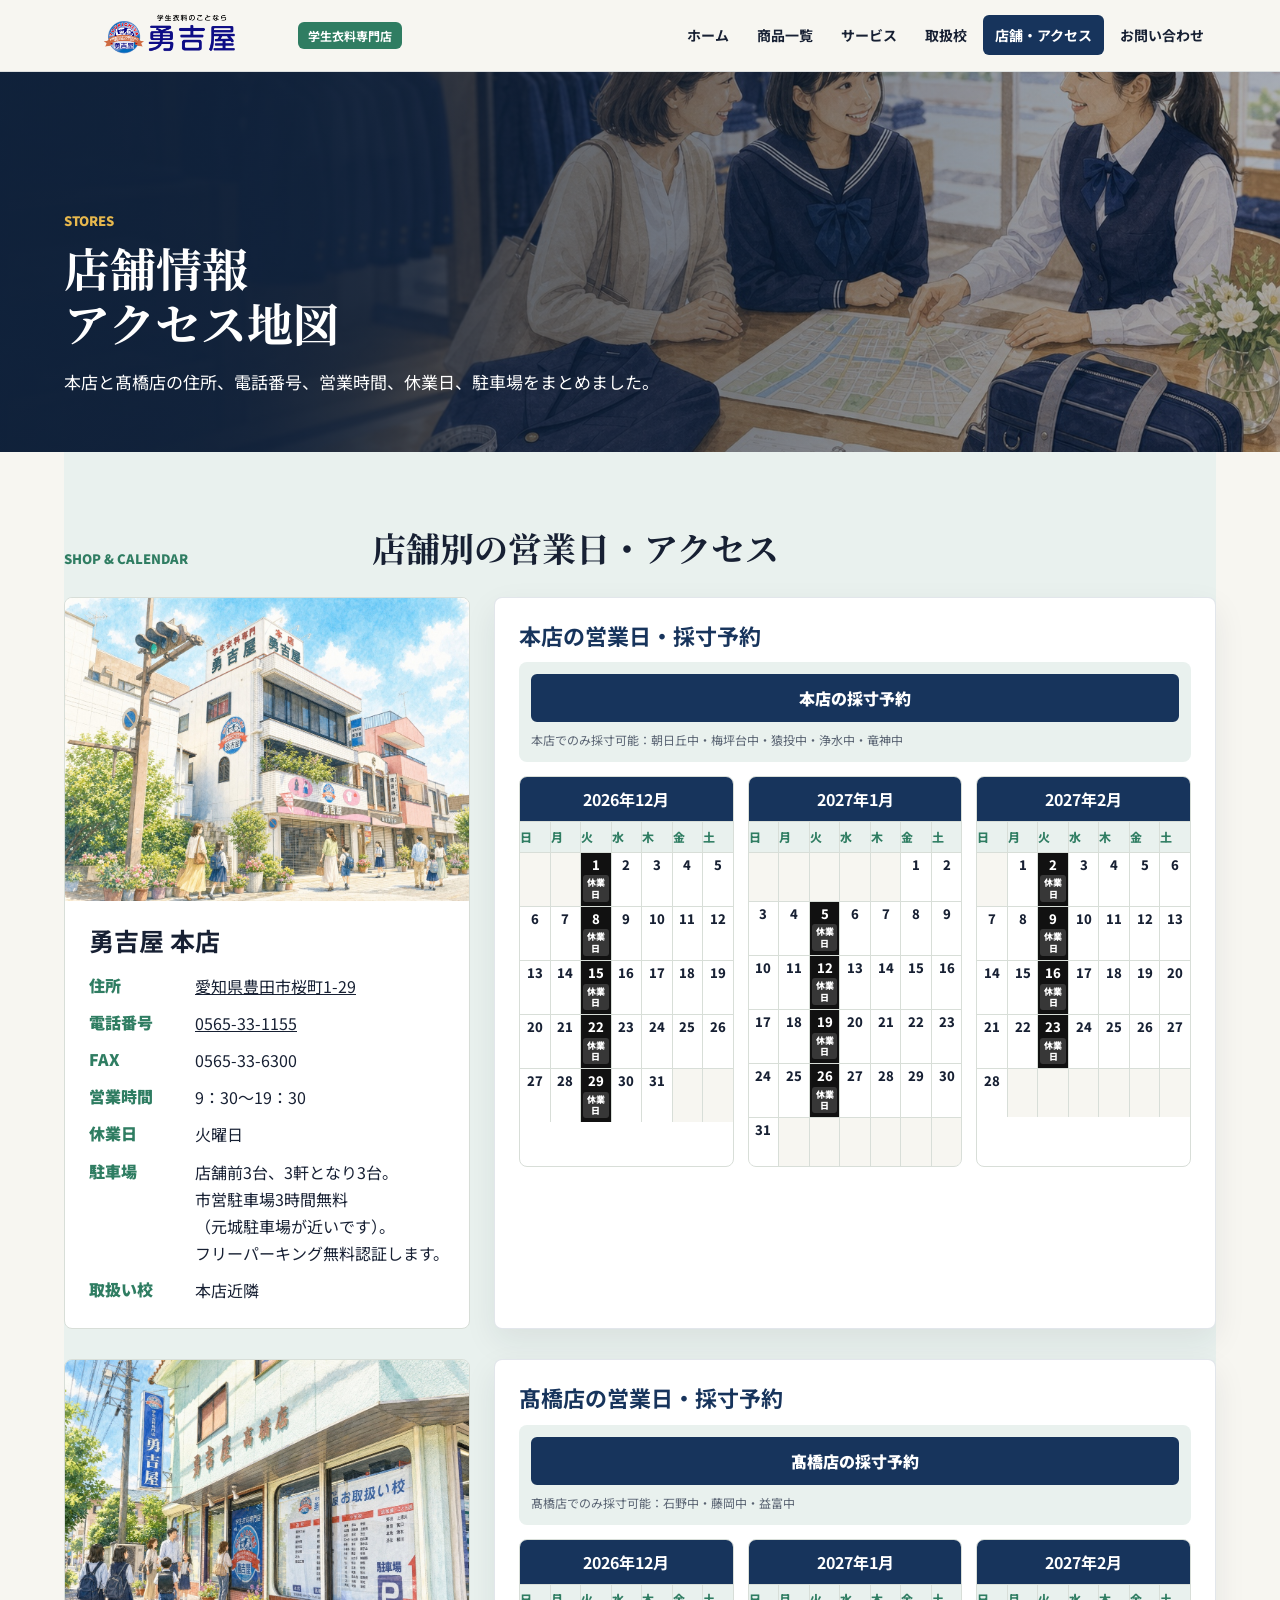
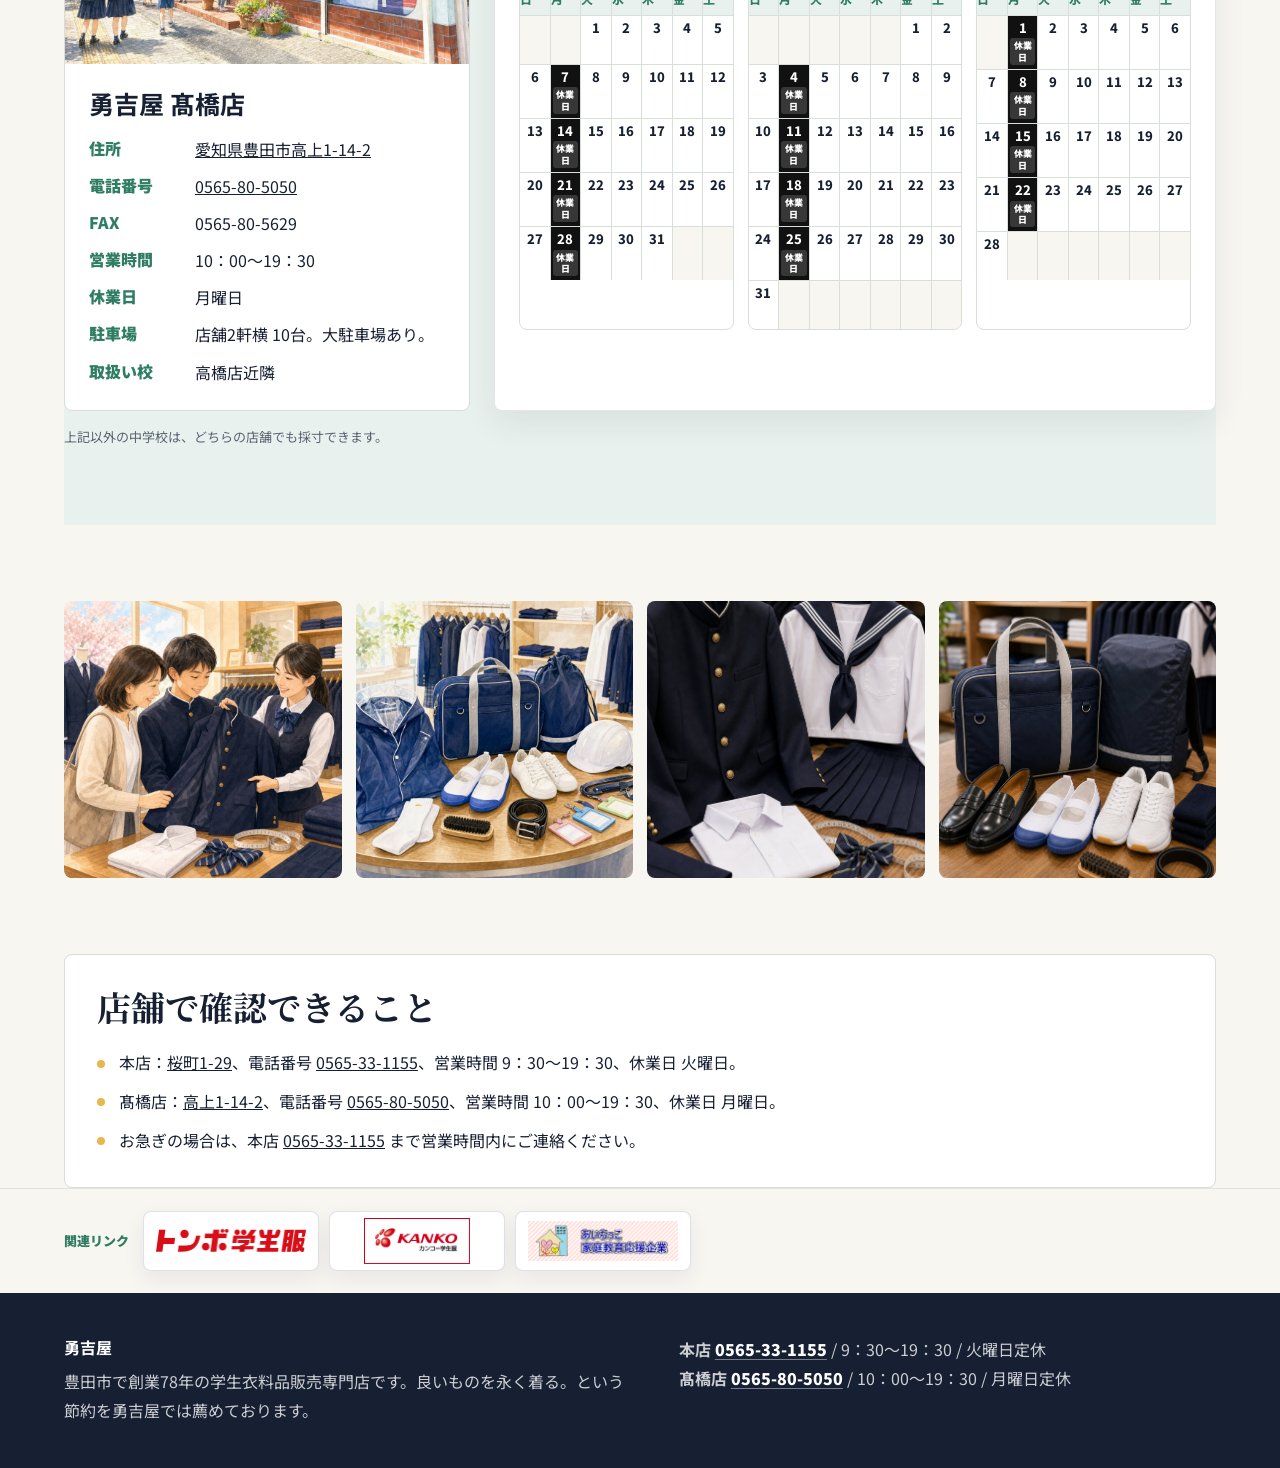
<file: stores.html>
<!doctype html>
<html lang="ja">
<head>
  <meta charset="utf-8">
  <meta name="viewport" content="width=device-width, initial-scale=1">
  <title>店舗情報・アクセス地図 | 勇吉屋</title>
  <meta name="description" content="勇吉屋の店舗情報とアクセス。本店は豊田市桜町1-29、髙橋店は豊田市高上1-14-2。営業時間、定休日、駐車場をご案内します。">
  <link rel="preconnect" href="https://fonts.googleapis.com">
  <link rel="preconnect" href="https://fonts.gstatic.com" crossorigin>
  <link href="https://fonts.googleapis.com/css2?family=Noto+Sans+JP:wght@400;500;700;900&family=Noto+Serif+JP:wght@600;800&display=swap" rel="stylesheet">
  <link rel="icon" href="assets/original/logo.png">
  <link rel="stylesheet" href="assets/css/styles.css">
</head>
<body data-page="stores.html">
  <header class="site-header">
    <a class="brand" href="index.html" aria-label="勇吉屋 ホーム">
      <img src="assets/original/logo.png" alt="豊田市内の勇吉屋へ">
      <span>学生衣料専門店</span>
    </a>
    <button class="menu-toggle" type="button" aria-expanded="false" aria-controls="site-nav"><span></span><span></span><span></span><b>メニュー</b></button>
    <nav class="site-nav" id="site-nav" aria-label="主要ナビゲーション">
      <a href="index.html" class="">ホーム</a><a href="products.html" class="">商品一覧</a><a href="services.html" class="">サービス</a><a href="schools.html" class="">取扱校</a><a href="stores.html" class="is-current">店舗・アクセス</a><a href="contact.html" class="">お問い合わせ</a>
    </nav>
  </header>
  <style>
  .page-bg-store-access-hero-jpg { background-image: linear-gradient(90deg, rgba(15, 33, 58, .86), rgba(15, 33, 58, .34)), url('assets/generated/store-access-hero.jpg'); }
  @media (max-width: 640px) {
    .page-bg-store-access-hero-jpg { background-image: linear-gradient(90deg, rgba(15, 33, 58, .86), rgba(15, 33, 58, .34)), url('assets/generated/store-access-hero-mobile.jpg'); }
  }
</style>
  <section class="page-hero page-bg-store-access-hero-jpg">
    <div>
      <p class="eyebrow">Stores</p>
      <h1><span class="title-line">店舗情報</span><span class="title-line">アクセス地図</span></h1>
      <p>本店と髙橋店の住所、電話番号、営業時間、休業日、駐車場をまとめました。</p>
    </div>
  </section>
  <main>
    
    <section class="section store-calendar-section" id="calendar">
      <div class="section__heading">
        <p class="eyebrow">Shop & Calendar</p>
        <h2>店舗別の営業日・アクセス</h2>
      </div>
      <div class="store-calendar-grid">
        <section class="store-calendar-panel" aria-labelledby="stores-main-store-title">
          <article class="store-card">
          <picture class="store-card__image"><source media="(max-width: 640px)" srcset="assets/generated/store-illustration-main-20260722-mobile.jpg"><img src="assets/generated/store-illustration-main-20260722.jpg" alt="現在の勇吉屋 本店外観を描いた明るい色鉛筆と水彩のデッサン"></picture>
          <div class="store-card__body">
            <h3 id="stores-main-store-title">勇吉屋 本店</h3>
            <dl>
              <dt>住所</dt><dd><a href="https://www.google.com/maps/search/?api=1&amp;query=%E6%84%9B%E7%9F%A5%E7%9C%8C%E8%B1%8A%E7%94%B0%E5%B8%82%E6%A1%9C%E7%94%BA1-29" target="_blank" rel="noopener noreferrer">愛知県豊田市桜町1-29</a></dd>
              <dt>電話番号</dt><dd><a href="tel:0565331155">0565-33-1155</a></dd>
              <dt>FAX</dt><dd>0565-33-6300</dd>
              <dt>営業時間</dt><dd>9：30～19：30</dd>
              <dt>休業日</dt><dd>火曜日</dd>
              <dt>駐車場</dt><dd>店舗前3台、3軒となり3台。市営駐車場3時間無料（元城駐車場が近いです）。<span class="keep">フリーパーキング</span>無料認証します。</dd>
              <dt>取扱い校</dt><dd>本店近隣</dd>
            </dl>
          </div>
          </article>
          <article class="store-calendar" aria-label="本店の営業日カレンダー">
            <div class="store-calendar__head">
              <h3>本店の営業日・採寸予約</h3>
            </div>
            <div class="store-calendar__reservation">
              <a class="button" href="https://airrsv.net/yuukichiya/calendar" target="_blank" rel="noopener noreferrer">本店の採寸予約</a>
              <p>本店でのみ採寸可能：朝日丘中・梅坪台中・猿投中・浄水中・竜神中</p>
            </div>
            <div class="month-calendar-list">
              <div class="shop-calendar-list" data-store-calendar="main"></div>
            </div>
          </article>
        </section>
        <section class="store-calendar-panel" aria-labelledby="stores-takahashi-store-title">
          <article class="store-card">
          <picture class="store-card__image"><source media="(max-width: 640px)" srcset="assets/generated/store-illustration-takahashi-20260716-mobile.jpg"><img src="assets/generated/store-illustration-takahashi-20260716.jpg" alt="勇吉屋 髙橋店の外観を描いた明るい色鉛筆と水彩のデッサン"></picture>
          <div class="store-card__body">
            <h3 id="stores-takahashi-store-title">勇吉屋 髙橋店</h3>
            <dl>
              <dt>住所</dt><dd><a href="https://www.google.com/maps/search/?api=1&amp;query=%E6%84%9B%E7%9F%A5%E7%9C%8C%E8%B1%8A%E7%94%B0%E5%B8%82%E9%AB%98%E4%B8%8A1-14-2" target="_blank" rel="noopener noreferrer">愛知県豊田市高上1-14-2</a></dd>
              <dt>電話番号</dt><dd><a href="tel:0565805050">0565-80-5050</a></dd>
              <dt>FAX</dt><dd>0565-80-5629</dd>
              <dt>営業時間</dt><dd>10：00～19：30</dd>
              <dt>休業日</dt><dd>月曜日</dd>
              <dt>駐車場</dt><dd>店舗2軒横 10台。大駐車場あり。</dd>
              <dt>取扱い校</dt><dd>高橋店近隣</dd>
            </dl>
          </div>
          </article>
          <article class="store-calendar" aria-label="髙橋店の営業日カレンダー">
            <div class="store-calendar__head">
              <h3>髙橋店の営業日・採寸予約</h3>
            </div>
            <div class="store-calendar__reservation">
              <a class="button" href="https://airrsv.net/yuukichiyatakahashi/calendar" target="_blank" rel="noopener noreferrer">髙橋店の採寸予約</a>
              <p>髙橋店でのみ採寸可能：石野中・藤岡中・益富中</p>
            </div>
            <div class="month-calendar-list">
              <div class="shop-calendar-list" data-store-calendar="takahashi"></div>
            </div>
          </article>
        </section>
      </div>
      <p class="calendar-note">上記以外の中学校は、どちらの店舗でも採寸できます。</p>
    </section>
    <section class="section gallery-row">
      <picture class="gallery-image"><source media="(max-width: 640px)" srcset="assets/generated/store-gallery-fitting-mobile.jpg"><img src="assets/generated/store-gallery-fitting.jpg" alt="店頭で学生服のサイズを相談するイメージ"></picture>
      <picture class="gallery-image"><source media="(max-width: 640px)" srcset="assets/generated/store-gallery-goods-mobile.jpg"><img src="assets/generated/store-gallery-goods.jpg" alt="通学用品を店頭で確認できるイメージ"></picture>
      <picture class="gallery-image"><source media="(max-width: 640px)" srcset="assets/generated/uniform-closeup-mobile.jpg"><img src="assets/generated/uniform-closeup.jpg" alt="学生服のアップ写真"></picture>
      <picture class="gallery-image"><source media="(max-width: 640px)" srcset="assets/generated/bag-shoes-closeup-mobile.jpg"><img src="assets/generated/bag-shoes-closeup.jpg" alt="通学バッグと靴のアップ写真"></picture>
    </section>
    <section class="section feature-note">
      <h2>店舗で確認できること</h2>
      <ul class="clean-list"><li>本店：<a href="https://www.google.com/maps/search/?api=1&amp;query=%E6%84%9B%E7%9F%A5%E7%9C%8C%E8%B1%8A%E7%94%B0%E5%B8%82%E6%A1%9C%E7%94%BA1-29" target="_blank" rel="noopener noreferrer">桜町1-29</a>、電話番号 <a href="tel:0565331155">0565-33-1155</a>、営業時間 9：30～19：30、休業日 火曜日。</li><li>髙橋店：<a href="https://www.google.com/maps/search/?api=1&amp;query=%E6%84%9B%E7%9F%A5%E7%9C%8C%E8%B1%8A%E7%94%B0%E5%B8%82%E9%AB%98%E4%B8%8A1-14-2" target="_blank" rel="noopener noreferrer">高上1-14-2</a>、電話番号 <a href="tel:0565805050">0565-80-5050</a>、営業時間 10：00～19：30、休業日 月曜日。</li><li>お急ぎの場合は、本店 <a href="tel:0565331155">0565-33-1155</a> まで営業時間内にご連絡ください。</li></ul>
    </section>
  
  </main>
  <section class="partner-links" aria-label="関連リンク">
    <div class="partner-links__inner">
      <span class="partner-links__label">関連リンク</span>
      <div class="partner-banner-list">
        <a class="partner-banner partner-banner--tombow" href="https://www.tombow.gr.jp/" target="_blank" rel="noopener noreferrer" aria-label="トンボ学生服 公式サイト"><img src="assets/original/partner-banners/tombow.png" alt="トンボ学生服"></a>
        <a class="partner-banner partner-banner--kanko" href="https://kanko-gakuseifuku.co.jp/" target="_blank" rel="noopener noreferrer" aria-label="カンコー学生服 公式サイト"><img src="assets/original/partner-banners/kanko.gif" alt="KANKO カンコー学生服"></a>
        <a class="partner-banner partner-banner--aichikko" href="https://www.pref.aichi.jp/site/kateikyouiku2/katei-ouenkigyou-bosyu.html" target="_blank" rel="noopener noreferrer" aria-label="あいちっこ 家庭教育応援企業"><img src="assets/original/partner-banners/aichikko.png" alt="あいちっこ 家庭教育応援企業"></a>
      </div>
    </div>
  </section>
  <footer class="site-footer">
    <div>
      <strong>勇吉屋</strong>
      <p>豊田市で<span class="keep">創業78年</span>の<span class="keep">学生衣料品販売専門店</span>です。良いものを永く着る。という節約を勇吉屋では薦めております。</p>
    </div>
    <div class="footer-stores">
      <p><b>本店</b> <a href="tel:0565331155">0565-33-1155</a> / 9：30～19：30 / 火曜日定休</p><p><b>髙橋店</b> <a href="tel:0565805050">0565-80-5050</a> / 10：00～19：30 / 月曜日定休</p>
    </div>
  </footer>
  <script src="assets/js/site.js?v=client-calendar-20260722"></script>
</body>
</html>
</file>
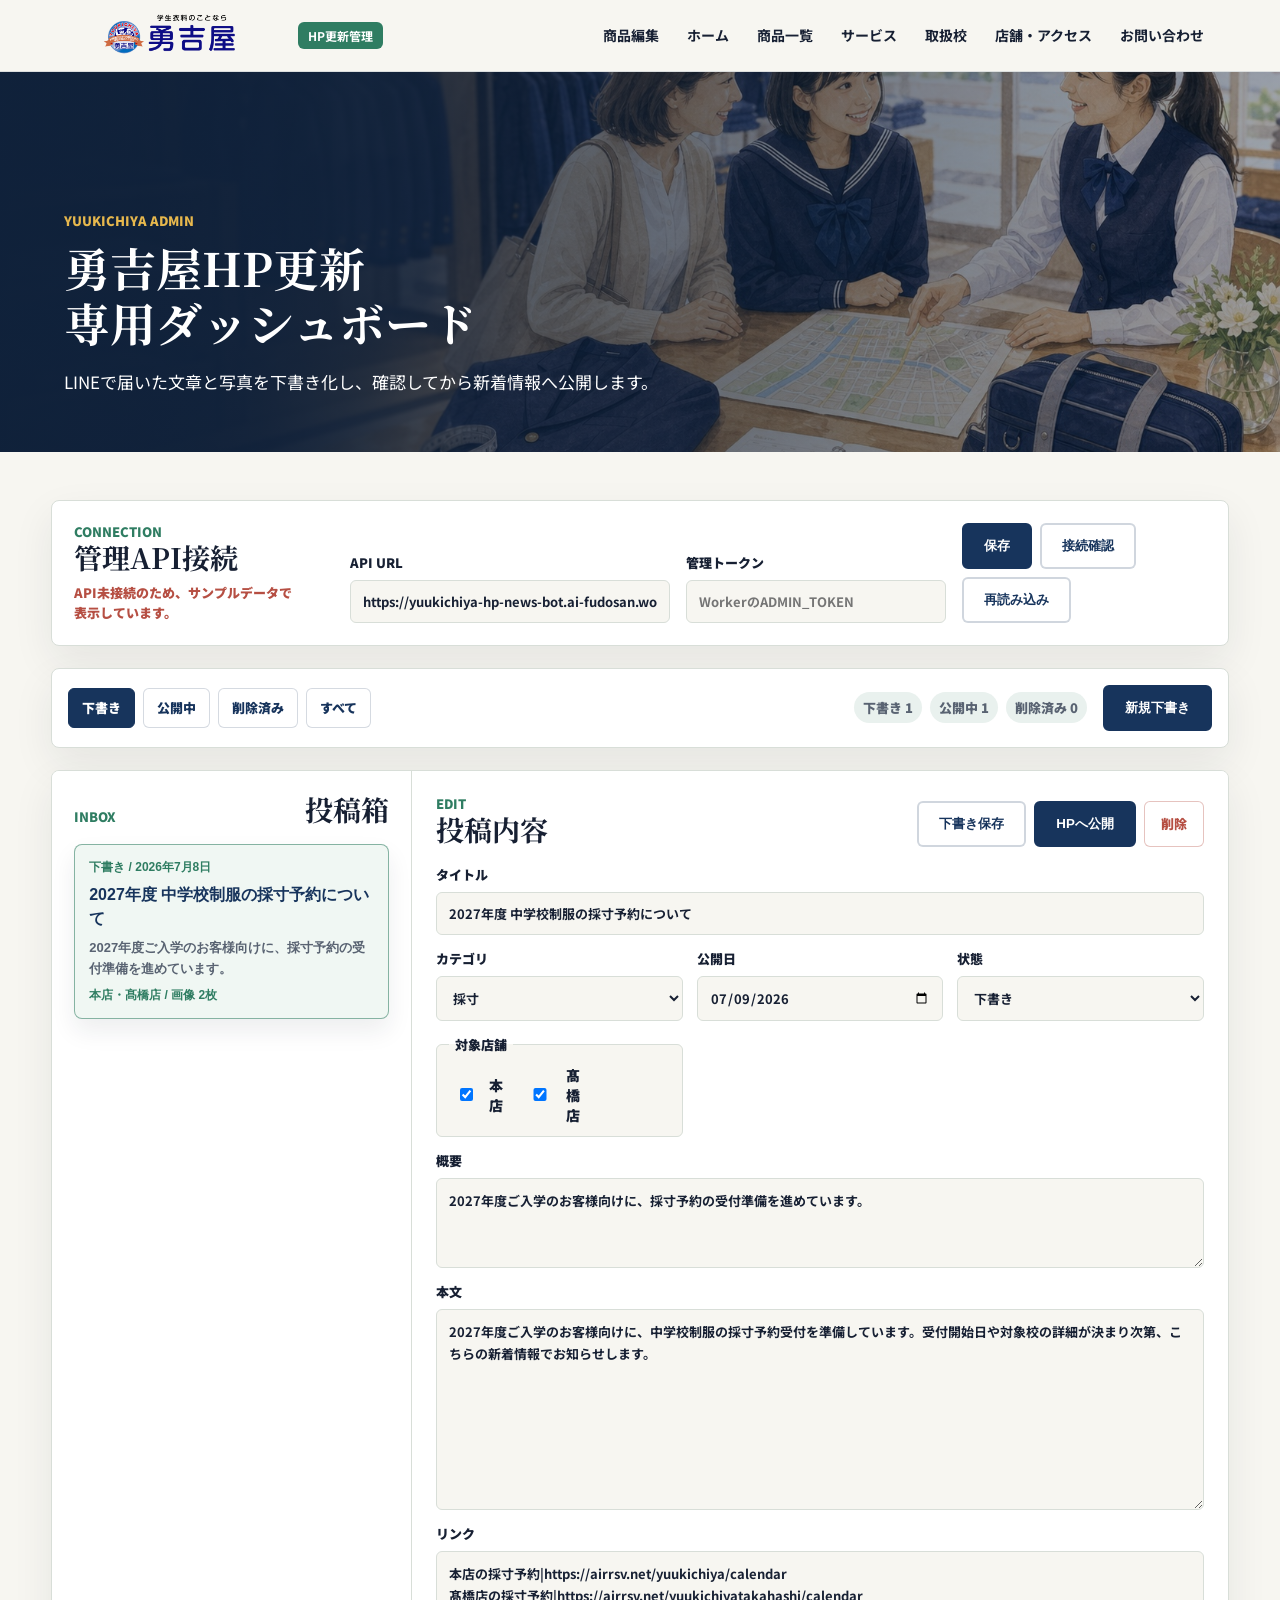
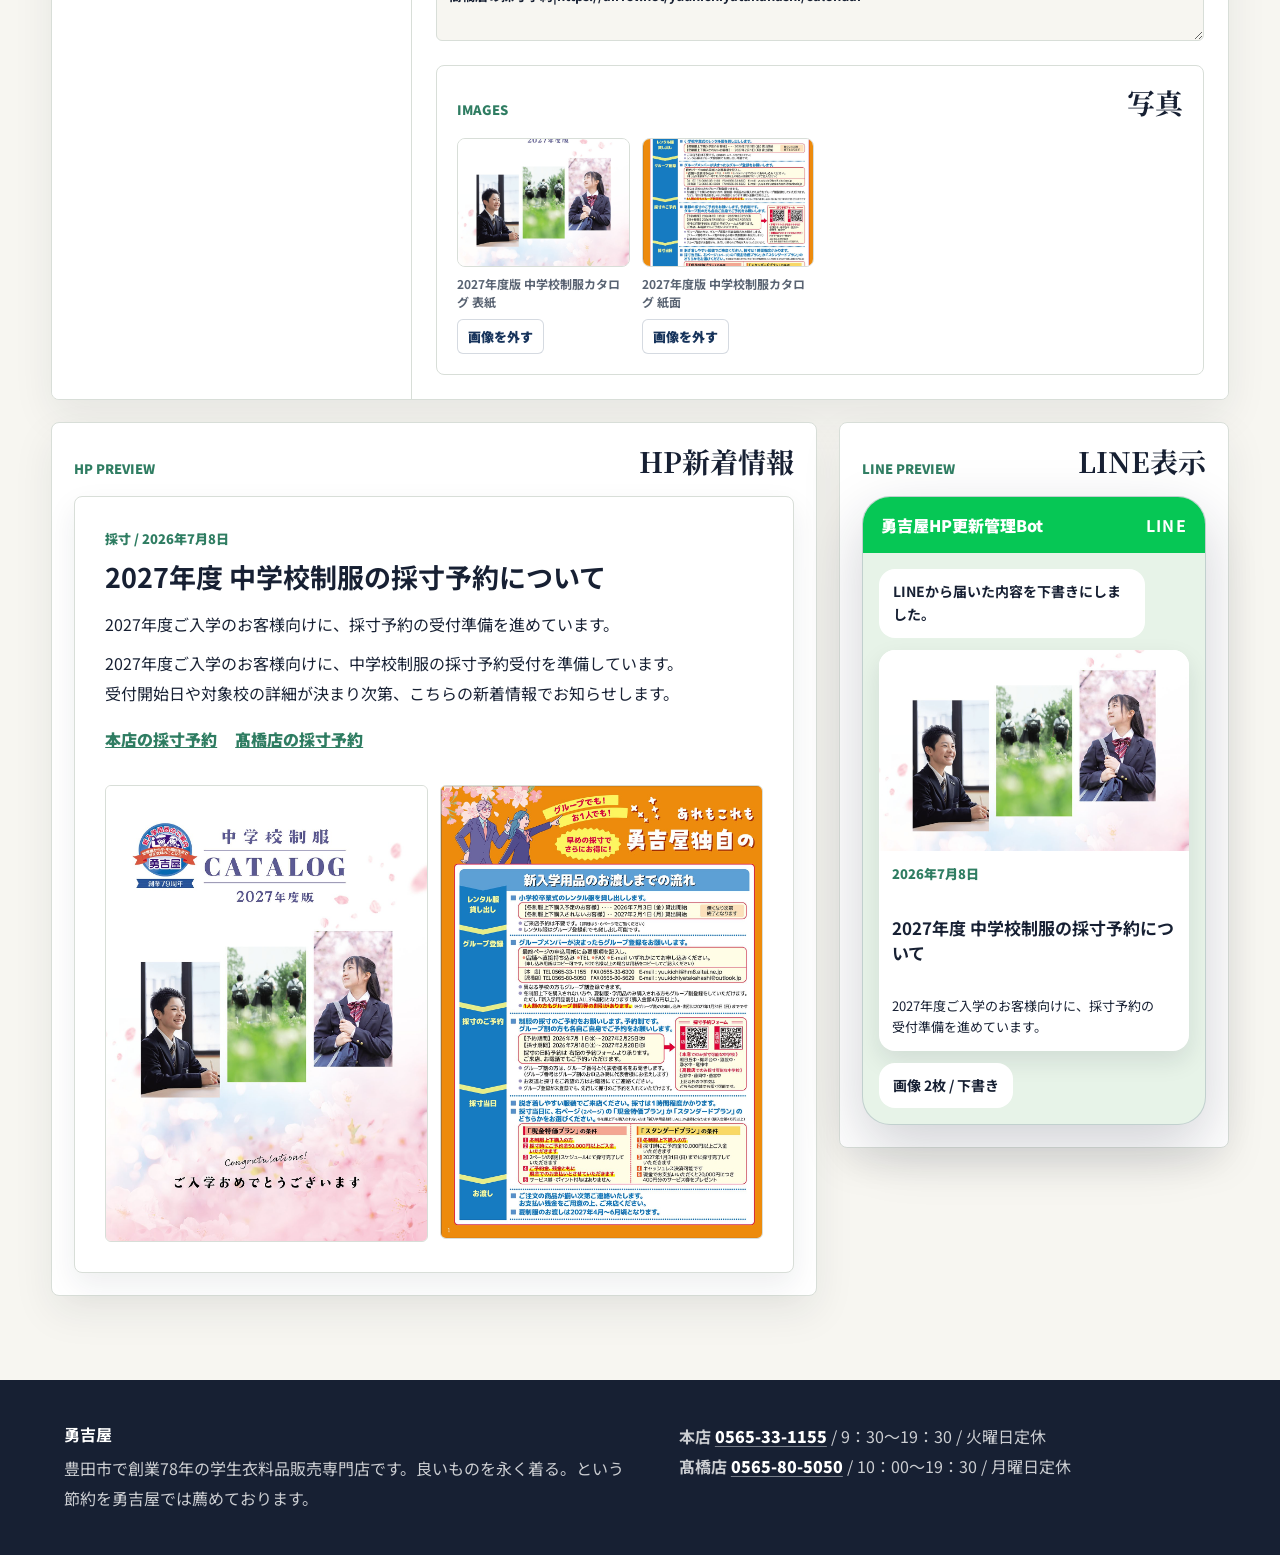
<file: yuukichiya-dashboard.html>
<!doctype html>
<html lang="ja">
<head>
  <meta charset="utf-8">
  <meta name="viewport" content="width=device-width, initial-scale=1">
  <meta name="robots" content="noindex,nofollow">
  <title>勇吉屋HP更新ダッシュボード | 勇吉屋</title>
  <meta name="description" content="勇吉屋HPの新着情報をLINE投稿から確認・編集・公開するための専用ダッシュボードです。">
  <link rel="preconnect" href="https://fonts.googleapis.com">
  <link rel="preconnect" href="https://fonts.gstatic.com" crossorigin>
  <link href="https://fonts.googleapis.com/css2?family=Noto+Sans+JP:wght@400;500;700;900&family=Noto+Serif+JP:wght@600;800&display=swap" rel="stylesheet">
  <link rel="icon" href="assets/original/logo.png">
  <link rel="stylesheet" href="assets/css/styles.css">
</head>
<body data-page="yuukichiya-dashboard.html" data-api-base="https://yuukichiya-hp-news-bot.ai-fudosan.workers.dev" data-dashboard-sample="assets/data/dashboard-posts.sample.json">
  <header class="site-header">
    <a class="brand" href="index.html" aria-label="勇吉屋 ホーム">
      <img src="assets/original/logo.png" alt="豊田市内の勇吉屋へ">
      <span>HP更新管理</span>
    </a>
    <button class="menu-toggle" type="button" aria-expanded="false" aria-controls="site-nav"><span></span><span></span><span></span><b>メニュー</b></button>
    <nav class="site-nav" id="site-nav" aria-label="主要ナビゲーション">
      <a href="product-dashboard.html">商品編集</a><a href="index.html">ホーム</a><a href="products.html">商品一覧</a><a href="services.html">サービス</a><a href="schools.html">取扱校</a><a href="stores.html">店舗・アクセス</a><a href="contact.html">お問い合わせ</a>
    </nav>
  </header>
  <style>
    .page-bg-dashboard { background-image: linear-gradient(90deg, rgba(15, 33, 58, .9), rgba(15, 33, 58, .4)), url('assets/generated/store-access-hero.jpg'); }
    @media (max-width: 640px) {
      .page-bg-dashboard { background-image: linear-gradient(90deg, rgba(15, 33, 58, .9), rgba(15, 33, 58, .48)), url('assets/generated/store-access-hero-mobile.jpg'); }
    }
  </style>
  <section class="page-hero page-bg-dashboard">
    <div>
      <p class="eyebrow">Yuukichiya Admin</p>
      <h1><span class="title-line">勇吉屋HP更新</span><span class="title-line">専用ダッシュボード</span></h1>
      <p>LINEで届いた文章と写真を下書き化し、確認してから新着情報へ公開します。</p>
    </div>
  </section>

  <main class="dashboard-shell" data-dashboard-root>
    <section class="dashboard-config" aria-label="接続設定">
      <div>
        <p class="eyebrow">Connection</p>
        <h2>管理API接続</h2>
        <p data-dashboard-status data-tone="info">読み込み中</p>
      </div>
      <label>API URL
        <input type="url" data-config-api-base placeholder="http://localhost:8787">
      </label>
      <label>管理トークン
        <input type="password" data-config-token autocomplete="off" placeholder="WorkerのADMIN_TOKEN">
      </label>
      <div class="dashboard-config__actions">
        <button class="button" type="button" data-config-save>保存</button>
        <button class="button button--light button--line" type="button" data-config-test>接続確認</button>
        <button class="button button--light button--line" type="button" data-dashboard-reload>再読み込み</button>
      </div>
    </section>

    <section class="dashboard-toolbar" aria-label="投稿状態">
      <div class="dashboard-tabs" role="tablist">
        <button type="button" class="is-active" data-dashboard-tab="draft">下書き</button>
        <button type="button" data-dashboard-tab="published">公開中</button>
        <button type="button" data-dashboard-tab="deleted">削除済み</button>
        <button type="button" data-dashboard-tab="all">すべて</button>
      </div>
      <div class="dashboard-stats" data-dashboard-stats></div>
      <button class="button" type="button" data-new-post>新規下書き</button>
    </section>

    <section class="dashboard-board">
      <aside class="dashboard-inbox" aria-label="投稿一覧">
        <div class="section__heading dashboard-compact-heading">
          <p class="eyebrow">Inbox</p>
          <h2>投稿箱</h2>
        </div>
        <div class="dashboard-post-list" data-post-list></div>
        <p class="dashboard-empty-note" data-post-empty hidden>表示する投稿がありません。</p>
      </aside>

      <section class="dashboard-editor" aria-label="投稿編集">
        <form class="dashboard-editor-form" data-editor-form>
          <input type="hidden" name="id">
          <div class="dashboard-editor-form__head">
            <div>
              <p class="eyebrow">Edit</p>
              <h2>投稿内容</h2>
            </div>
            <div class="dashboard-editor-form__actions">
              <button class="button button--light button--line" type="button" data-save-post>下書き保存</button>
              <button class="button" type="button" data-publish-post>HPへ公開</button>
              <button class="dashboard-danger-button" type="button" data-delete-post>削除</button>
            </div>
          </div>

          <div class="dashboard-form-grid">
            <label class="dashboard-field dashboard-field--wide">タイトル
              <input type="text" name="title" required>
            </label>
            <label class="dashboard-field">カテゴリ
              <select name="category">
                <option>新着情報</option>
                <option>採寸</option>
                <option>セール</option>
                <option>レンタル</option>
                <option>営業案内</option>
                <option>商品案内</option>
              </select>
            </label>
            <label class="dashboard-field">公開日
              <input type="date" name="publishedAt">
            </label>
            <label class="dashboard-field">状態
              <select name="status">
                <option value="draft">下書き</option>
                <option value="published">公開中</option>
                <option value="deleted">削除済み</option>
              </select>
            </label>
            <fieldset class="dashboard-field dashboard-store-checks">
              <legend>対象店舗</legend>
              <label><input type="checkbox" name="targetStores" value="本店"> 本店</label>
              <label><input type="checkbox" name="targetStores" value="髙橋店"> 髙橋店</label>
            </fieldset>
            <label class="dashboard-field dashboard-field--wide">概要
              <textarea name="excerpt" rows="3"></textarea>
            </label>
            <label class="dashboard-field dashboard-field--wide">本文
              <textarea name="body" rows="8" required></textarea>
            </label>
            <label class="dashboard-field dashboard-field--wide">リンク
              <textarea name="links" rows="3" placeholder="本店の採寸予約|https://airrsv.net/yuukichiya/calendar"></textarea>
            </label>
          </div>
        </form>

        <section class="dashboard-image-section" aria-label="投稿画像">
          <div class="dashboard-compact-heading">
            <p class="eyebrow">Images</p>
            <h2>写真</h2>
          </div>
          <div class="dashboard-image-list" data-editor-images></div>
        </section>
      </section>
    </section>

    <section class="dashboard-preview-grid" aria-label="表示プレビュー">
      <div>
        <div class="section__heading dashboard-compact-heading">
          <p class="eyebrow">HP Preview</p>
          <h2>HP新着情報</h2>
        </div>
        <div data-dashboard-hp-preview></div>
      </div>
      <aside class="line-preview-panel dashboard-line-panel" aria-label="LINEプレビュー">
        <div class="section__heading dashboard-compact-heading">
          <p class="eyebrow">LINE Preview</p>
          <h2>LINE表示</h2>
        </div>
        <div class="line-phone">
          <div class="line-phone__bar">
            <span>勇吉屋HP更新管理Bot</span>
            <b>LINE</b>
          </div>
          <div class="line-chat" data-dashboard-line-preview></div>
        </div>
      </aside>
    </section>
  </main>

  <footer class="site-footer">
    <div>
      <strong>勇吉屋</strong>
      <p>豊田市で<span class="keep">創業78年</span>の<span class="keep">学生衣料品販売専門店</span>です。良いものを永く着る。という節約を勇吉屋では薦めております。</p>
    </div>
    <div class="footer-stores">
      <p><b>本店</b> <a href="tel:0565331155">0565-33-1155</a> / 9：30～19：30 / 火曜日定休</p><p><b>髙橋店</b> <a href="tel:0565805050">0565-80-5050</a> / 10：00～19：30 / 月曜日定休</p>
    </div>
  </footer>
  <script src="assets/js/site.js?v=client-calendar-20260722"></script>
  <script src="assets/js/yuukichiya-dashboard.js"></script>
</body>
</html>
</file>
<file: assets/css/styles.css>
:root {
  --ink: #172033;
  --muted: #596372;
  --navy: #17345c;
  --green: #2f7d62;
  --gold: #e7b84d;
  --red: #b64f43;
  --paper: #f7f6f1;
  --mist: #e9f1ee;
  --line: #d8ded8;
  --white: #ffffff;
  --shadow: 0 18px 50px rgba(23, 32, 51, .14);
}

* {
  box-sizing: border-box;
}

html {
  color: var(--ink);
  font-family: "Noto Sans JP", "Hiragino Kaku Gothic ProN", "Yu Gothic", Meiryo, sans-serif;
  line-break: strict;
  scroll-behavior: smooth;
}

body {
  margin: 0;
  background: var(--paper);
}

img {
  display: block;
  max-width: 100%;
}

picture {
  display: block;
}

a {
  color: inherit;
}

p,
li,
dd {
  text-wrap: pretty;
  word-break: normal;
  overflow-wrap: break-word;
}

@supports (word-break: auto-phrase) {
  p,
  li,
  dd,
  h1,
  h2,
  h3 {
    word-break: auto-phrase;
  }
}

h1,
h2,
h3 {
  margin: 0;
  line-height: 1.2;
  letter-spacing: 0;
  text-wrap: balance;
  word-break: normal;
  overflow-wrap: normal;
}

p {
  margin: 0;
  line-height: 1.85;
}

.sr-only {
  position: absolute;
  width: 1px;
  height: 1px;
  padding: 0;
  margin: -1px;
  overflow: hidden;
  clip: rect(0, 0, 0, 0);
  white-space: nowrap;
  border: 0;
}

.site-header {
  position: sticky;
  top: 0;
  z-index: 20;
  display: flex;
  align-items: center;
  justify-content: space-between;
  gap: 24px;
  padding: 12px 5vw;
  background: rgba(247, 246, 241, .95);
  border-bottom: 1px solid rgba(23, 52, 92, .12);
  backdrop-filter: blur(14px);
}

.brand {
  display: inline-flex;
  align-items: center;
  gap: 14px;
  min-width: 0;
  text-decoration: none;
}

.brand img {
  width: min(220px, 42vw);
  height: auto;
}

.brand span {
  display: inline-flex;
  padding: 5px 10px;
  color: var(--white);
  background: var(--green);
  border-radius: 6px;
  font-size: 12px;
  font-weight: 700;
  white-space: nowrap;
}

.site-nav {
  display: flex;
  align-items: center;
  gap: 4px;
}

.site-nav a {
  padding: 10px 12px;
  border-radius: 6px;
  color: var(--ink);
  font-size: 14px;
  font-weight: 700;
  text-decoration: none;
}

.site-nav a:hover,
.site-nav a.is-current {
  color: var(--white);
  background: var(--navy);
}

.menu-toggle {
  display: none;
  align-items: center;
  gap: 5px;
  border: 0;
  background: transparent;
  color: var(--ink);
  font: inherit;
  font-weight: 700;
}

.menu-toggle span {
  display: block;
  width: 18px;
  height: 2px;
  background: currentColor;
}

.menu-toggle b {
  margin-left: 4px;
  font-size: 12px;
}

.hero-slider {
  position: relative;
  min-height: min(720px, 82svh);
  overflow: clip;
  isolation: isolate;
  background: #10213a;
}

.hero-slider__viewport {
  position: absolute;
  inset: 0;
}

.hero {
  display: grid;
  align-items: end;
  min-height: 100%;
  padding: 120px 5vw 104px;
  color: var(--white);
  background-position: center;
  background-size: cover;
  background-repeat: no-repeat;
}

.hero-slide {
  position: absolute;
  inset: 0;
  opacity: 0;
  visibility: hidden;
  pointer-events: none;
  transition: opacity .8s ease, visibility 0s linear .8s;
}

.hero-slide.is-active {
  z-index: 1;
  opacity: 1;
  visibility: visible;
  pointer-events: auto;
  transition-delay: 0s;
}

.hero-slide__media,
.hero-slide__shade {
  position: absolute;
  inset: 0;
}

.hero-slide__media img {
  width: 100%;
  height: 100%;
  object-fit: cover;
  object-position: center;
}

.hero-slide__shade {
  background: linear-gradient(90deg, rgba(13, 24, 40, .86) 0%, rgba(13, 24, 40, .66) 39%, rgba(13, 24, 40, .14) 64%, rgba(13, 24, 40, .03) 100%);
}

.hero-slide--fitting .hero-slide__shade {
  background: linear-gradient(90deg, rgba(10, 23, 40, .44) 0%, rgba(10, 23, 40, .18) 42%, rgba(10, 23, 40, 0) 72%);
}

.hero-slide--takahashi .hero-slide__shade {
  background: linear-gradient(90deg, rgba(10, 27, 44, .88) 0%, rgba(10, 27, 44, .68) 39%, rgba(10, 27, 44, .17) 64%, rgba(10, 27, 44, .03) 100%);
}

.hero__inner {
  position: relative;
  z-index: 2;
  width: min(760px, 100%);
  transition: opacity .55s ease .16s, transform .55s ease .16s;
}

.hero-slide:not(.is-active) .hero__inner {
  opacity: 0;
  transform: translateY(14px);
}

.eyebrow {
  color: var(--green);
  font-size: 13px;
  font-weight: 900;
  line-height: 1.4;
  text-transform: uppercase;
}

.hero .eyebrow,
.page-hero .eyebrow {
  color: var(--gold);
}

.hero h1,
.hero h2 {
  margin-top: 12px;
  font-family: "Noto Serif JP", serif;
  font-size: 54px;
  font-weight: 800;
}

.title-line {
  display: block;
}

.mobile-line {
  display: inline;
}

.hero-phrase {
  display: inline-block;
  max-width: 100%;
  white-space: nowrap;
}

.keep,
.tag-list span {
  white-space: nowrap;
}

.hero__lead {
  width: min(680px, 100%);
  margin-top: 18px;
  font-size: 18px;
  font-weight: 500;
}

.hero__actions {
  display: flex;
  flex-wrap: wrap;
  gap: 12px;
  margin-top: 30px;
}

.button {
  display: inline-flex;
  align-items: center;
  justify-content: center;
  min-height: 46px;
  padding: 12px 20px;
  border: 2px solid var(--navy);
  border-radius: 6px;
  background: var(--navy);
  color: var(--white);
  font-weight: 900;
  text-decoration: none;
}

.button--light {
  border-color: var(--white);
  background: var(--white);
  color: var(--navy);
}

.button--ghost-light {
  border-color: rgba(255, 255, 255, .88);
  background: rgba(15, 34, 58, .28);
  color: var(--white);
  backdrop-filter: blur(8px);
}

.button--outline {
  border-color: var(--navy);
  background: rgba(255, 255, 255, .42);
  color: var(--navy);
}

.hero-slider__controls {
  position: absolute;
  right: 5vw;
  bottom: 24px;
  z-index: 4;
  display: flex;
  align-items: center;
  gap: 8px;
  padding: 7px;
  border: 1px solid rgba(255, 255, 255, .24);
  border-radius: 999px;
  background: rgba(13, 24, 40, .78);
  box-shadow: 0 12px 32px rgba(9, 18, 31, .2);
  backdrop-filter: blur(12px);
}

.hero-slider__arrow,
.hero-slider__pause,
.hero-slider__dot {
  appearance: none;
  border: 0;
  color: var(--white);
  background: transparent;
  cursor: pointer;
}

.hero-slider__arrow,
.hero-slider__pause {
  display: inline-grid;
  width: 34px;
  height: 34px;
  place-items: center;
  border-radius: 50%;
  font: 700 24px/1 "Noto Sans JP", sans-serif;
}

.hero-slider__pause {
  border-left: 1px solid rgba(255, 255, 255, .2);
  border-radius: 0 50% 50% 0;
  font-size: 11px;
  letter-spacing: -2px;
}

.hero-slider__arrow:hover,
.hero-slider__pause:hover {
  background: rgba(255, 255, 255, .14);
}

.hero-slider__dots {
  display: flex;
  align-items: center;
  gap: 7px;
}

.hero-slider__dot {
  width: 9px;
  height: 9px;
  padding: 0;
  border: 1px solid rgba(255, 255, 255, .92);
  border-radius: 50%;
}

.hero-slider__dot.is-active {
  width: 25px;
  border-radius: 999px;
  background: var(--white);
}

.hero-slider__arrow:focus-visible,
.hero-slider__pause:focus-visible,
.hero-slider__dot:focus-visible {
  outline: 3px solid var(--gold);
  outline-offset: 2px;
}

.page-hero {
  min-height: 380px;
  display: grid;
  align-items: end;
  padding: 120px 5vw 54px;
  color: var(--white);
  background-position: center;
  background-size: cover;
  background-repeat: no-repeat;
}

.page-hero div {
  width: min(820px, 100%);
}

.page-hero h1 {
  margin-top: 10px;
  font-family: "Noto Serif JP", serif;
  font-size: 46px;
}

.page-hero p:not(.eyebrow) {
  margin-top: 16px;
  font-size: 17px;
}

.section {
  width: min(1180px, calc(100% - 10vw));
  margin: 0 auto;
  padding: 76px 0;
}

.section__heading {
  display: grid;
  grid-template-columns: minmax(180px, 280px) 1fr;
  gap: 28px;
  align-items: end;
  margin-bottom: 28px;
}

.section__heading h2,
.split-feature h2,
.feature-note h2,
.info-card h2,
.product-item h2,
.school-card h2 {
  font-family: "Noto Serif JP", serif;
  font-size: 34px;
}

.intro-band {
  display: grid;
  grid-template-columns: minmax(220px, 380px) 1fr;
  gap: 36px;
  align-items: center;
  border-bottom: 1px solid var(--line);
}

.intro-band .section__heading {
  display: block;
  margin-bottom: 0;
}

.intro-band .section__heading h2 {
  margin-top: 10px;
  white-space: nowrap;
}

.intro-copy {
  display: grid;
  gap: 14px;
  max-width: 760px;
  font-size: 19px;
}

.welcome-gallery {
  padding-top: 64px;
}

.welcome-gallery__grid {
  display: grid;
  grid-template-columns: minmax(0, 1.04fr) minmax(0, .96fr);
  grid-template-areas:
    "fitting goods"
    "fitting service";
  gap: 18px;
}

.welcome-card {
  display: grid;
  grid-template-columns: minmax(0, .92fr) minmax(230px, .78fr);
  overflow: hidden;
  min-width: 0;
  border: 1px solid rgba(23, 52, 92, .12);
  border-radius: 8px;
  background: var(--white);
  box-shadow: 0 18px 44px rgba(23, 32, 51, .12);
}

.welcome-card--wide {
  grid-area: fitting;
  grid-template-columns: 1fr;
}

.welcome-card--goods {
  grid-area: goods;
}

.welcome-card--service {
  grid-area: service;
}

.welcome-card picture {
  min-height: 0;
}

.welcome-card img {
  width: 100%;
  height: 100%;
  min-height: 220px;
  object-fit: cover;
}

.welcome-card--wide img {
  height: auto;
  aspect-ratio: 4 / 3;
}

.welcome-card__body {
  display: grid;
  align-content: center;
  gap: 10px;
  padding: 22px;
}

.welcome-card__kicker {
  color: var(--gold);
  font-size: 12px;
  font-weight: 900;
  line-height: 1.2;
  text-transform: uppercase;
}

.welcome-card h3 {
  color: var(--navy);
  font-size: 23px;
}

.welcome-card p {
  color: var(--muted);
  font-size: 15px;
  font-weight: 700;
  line-height: 1.75;
}

.notice-list {
  display: grid;
  gap: 28px;
}

.notice-list[hidden] {
  display: none !important;
}

.notice,
.product-item,
.school-card,
.split-feature {
  display: grid;
  grid-template-columns: 1fr 1fr;
  gap: 34px;
  align-items: center;
  min-width: 0;
}

.notice {
  align-items: start;
  padding: 30px;
  border: 1px solid var(--line);
  border-radius: 8px;
  background: var(--white);
  box-shadow: var(--shadow);
}

.notice__copy h3 {
  margin-bottom: 16px;
  font-size: 27px;
}

.notice__copy p + p {
  margin-top: 10px;
}

.notice__details {
  display: inline-flex;
  width: fit-content;
  max-width: 100%;
  margin-bottom: 12px;
  padding: 6px 10px;
  border: 1px solid rgba(41, 139, 92, .22);
  border-radius: 8px;
  background: var(--mist);
  color: var(--green);
  font-size: 14px;
  font-weight: 900;
  line-height: 1.55;
}

.notice__media {
  display: grid;
  grid-template-columns: repeat(2, 1fr);
  gap: 12px;
  align-items: start;
}

.notice__media--three {
  grid-template-columns: repeat(3, minmax(0, 1fr));
}

.notice__media img {
  width: 100%;
  max-height: 560px;
  object-fit: contain;
  border: 1px solid var(--line);
  border-radius: 6px;
  background: var(--paper);
}

.notice-actions {
  display: flex;
  flex-wrap: wrap;
  gap: 0 18px;
}

.text-link {
  display: inline-flex;
  margin-top: 18px;
  color: var(--green);
  font-weight: 900;
}

.split-feature {
  width: min(1180px, calc(100% - 10vw));
}

.split-feature > div {
  display: grid;
  gap: 18px;
}

.split-feature picture img,
.product-item picture img {
  width: 100%;
  aspect-ratio: 4 / 3;
  object-fit: cover;
  border-radius: 8px;
  box-shadow: var(--shadow);
}

.split-feature .feature-image--contain img {
  aspect-ratio: 1 / 1;
  object-fit: contain;
  background: var(--white);
  border: 1px solid var(--line);
}

.quick-links {
  display: grid;
  grid-template-columns: repeat(4, 1fr);
  gap: 18px;
  padding-top: 48px;
  padding-bottom: 58px;
}

.support-banner-strip {
  padding-top: 38px;
}

.ec-shop-promo {
  padding-top: 24px;
  padding-bottom: 42px;
}

.ec-shop-promo__link {
  display: grid;
  grid-template-columns: minmax(0, 1fr) minmax(380px, .48fr);
  min-width: 0;
  overflow: hidden;
  border: 1px solid rgba(23, 52, 92, .14);
  border-radius: 12px;
  background: var(--navy);
  box-shadow: 0 18px 46px rgba(23, 32, 51, .14);
  color: var(--white);
  text-decoration: none;
  transition: box-shadow .2s ease, transform .2s ease;
}

.ec-shop-promo__link:hover,
.ec-shop-promo__link:focus-visible {
  box-shadow: 0 22px 54px rgba(23, 32, 51, .2);
  transform: translateY(-3px);
}

.ec-shop-promo__visual {
  position: relative;
  min-width: 0;
  overflow: hidden;
  background: var(--white);
}

.ec-shop-promo__visual img {
  width: 100%;
  height: 100%;
  min-height: 310px;
  object-fit: cover;
  object-position: center top;
  transition: transform .35s ease;
}

.ec-shop-promo__link:hover .ec-shop-promo__visual img {
  transform: scale(1.015);
}

.ec-shop-promo__badge {
  position: absolute;
  top: 16px;
  left: 16px;
  padding: 7px 13px;
  border-radius: 999px;
  background: rgba(255, 255, 255, .94);
  color: var(--navy);
  font-size: 13px;
  font-weight: 900;
  box-shadow: 0 8px 22px rgba(23, 32, 51, .14);
}

.ec-shop-promo__copy {
  display: flex;
  flex-direction: column;
  align-items: flex-start;
  justify-content: center;
  gap: 14px;
  min-width: 0;
  padding: 34px;
}

.ec-shop-promo__copy .eyebrow {
  color: var(--gold);
}

.ec-shop-promo__title {
  font-family: "Noto Serif JP", serif;
  font-size: clamp(30px, 3vw, 36px);
  font-weight: 900;
  line-height: 1.35;
  text-wrap: balance;
}

.ec-shop-promo__text {
  color: rgba(255, 255, 255, .84);
  font-size: 16px;
  font-weight: 700;
  line-height: 1.8;
  text-wrap: pretty;
}

.ec-shop-promo .phrase-line {
  display: block;
  max-width: 100%;
  white-space: nowrap;
}

.ec-shop-promo__copy .button {
  margin-top: 4px;
  border-color: var(--white);
  background: var(--white);
  color: var(--navy);
}

.support-banner-grid {
  display: grid;
  grid-template-columns: repeat(2, minmax(0, 1fr));
  gap: 16px;
}

.support-banner,
.support-banner-image {
  position: relative;
  width: 100%;
  aspect-ratio: 930 / 328;
  overflow: hidden;
  border: 1px solid var(--line);
  border-radius: 8px;
  background: var(--white);
  box-shadow: var(--shadow);
}

.support-banner img {
  width: 100%;
  height: 100%;
  object-fit: cover;
}

.calendar-recruitment {
  display: grid;
  justify-items: center;
  min-width: 0;
}

.recruitment-flyer-link {
  display: block;
  width: min(620px, 100%);
  overflow: hidden;
  border: 1px solid rgba(23, 52, 92, .14);
  border-radius: 12px;
  background: #f7f1e4;
  box-shadow: var(--shadow);
  line-height: 0;
  transition: box-shadow .2s ease, transform .2s ease;
}

.recruitment-flyer-link:hover,
.recruitment-flyer-link:focus-visible {
  box-shadow: 0 22px 54px rgba(23, 32, 51, .18);
  transform: translateY(-2px);
}

.recruitment-flyer-link img {
  display: block;
  width: 100%;
  height: auto;
}

.calendar-recruitment .recruitment-flyer-link {
  width: 100%;
}

.support-banner-image {
  display: block;
  object-fit: contain;
}

.support-banner img {
  position: absolute;
  inset: 0;
}

.support-banner::after {
  position: absolute;
  inset: 0;
  content: "";
  background: linear-gradient(90deg, rgba(255, 255, 255, .94) 0%, rgba(255, 255, 255, .78) 33%, rgba(255, 255, 255, .12) 63%, rgba(255, 255, 255, 0) 100%);
}

.support-banner--life::after {
  background: linear-gradient(90deg, rgba(255, 255, 255, .92) 0%, rgba(236, 248, 255, .76) 35%, rgba(255, 255, 255, .14) 64%, rgba(255, 255, 255, 0) 100%);
}

.support-banner__copy {
  position: relative;
  z-index: 1;
  display: flex;
  flex-direction: column;
  justify-content: center;
  width: min(62%, 430px);
  height: 100%;
  padding: 26px 34px;
  color: var(--ink);
}

.support-banner__label {
  margin: 0 0 8px;
  color: var(--green);
  font-size: .76rem;
  font-weight: 900;
  letter-spacing: .08em;
  text-transform: uppercase;
}

.support-banner h3 {
  margin: 0;
  color: var(--navy);
  font-family: var(--font-serif);
  font-size: 2rem;
  line-height: 1.22;
  text-wrap: balance;
}

.support-banner__copy > p:last-child {
  margin: 12px 0 0;
  max-width: 24em;
  font-size: .96rem;
  font-weight: 700;
  line-height: 1.75;
  text-wrap: pretty;
}

.quick-links a,
.info-card,
.store-card,
.contact-form,
.feature-note {
  min-width: 0;
  border: 1px solid var(--line);
  border-radius: 8px;
  background: var(--white);
}

.quick-links a {
  position: relative;
  display: grid;
  grid-template-rows: auto auto 1fr auto;
  gap: 10px;
  min-height: 190px;
  overflow: hidden;
  padding: 24px 22px 22px;
  background:
    linear-gradient(155deg, rgba(255, 255, 255, .98), rgba(242, 248, 245, .88));
  box-shadow: 0 14px 34px rgba(23, 32, 51, .08);
  isolation: isolate;
  text-decoration: none;
  transition: border-color .2s ease, box-shadow .2s ease, transform .2s ease;
}

.quick-links a::before {
  position: absolute;
  inset: 0 0 auto;
  height: 5px;
  background: var(--card-accent, var(--green));
  content: "";
}

.quick-links a::after {
  position: absolute;
  right: 12px;
  bottom: -34px;
  width: 132px;
  height: 132px;
  border: 1px solid rgba(47, 125, 98, .18);
  border: 1px solid color-mix(in srgb, var(--card-accent, var(--green)) 24%, transparent);
  border-radius: 28px;
  background: rgba(47, 125, 98, .07);
  background: color-mix(in srgb, var(--card-accent, var(--green)) 8%, transparent);
  content: "";
  transform: rotate(12deg);
  z-index: -1;
}

.quick-links a:nth-child(1) {
  --card-accent: #2f8c65;
}

.quick-links a:nth-child(2) {
  --card-accent: #1f7491;
}

.quick-links a:nth-child(3) {
  --card-accent: #8f6b24;
}

.quick-links a:nth-child(4) {
  --card-accent: #17345c;
}

.quick-links a:hover,
.quick-links a:focus-visible {
  border-color: rgba(47, 125, 98, .34);
  border-color: color-mix(in srgb, var(--card-accent, var(--green)) 42%, var(--line));
  box-shadow: 0 18px 40px rgba(23, 32, 51, .12);
  transform: translateY(-3px);
}

.quick-link-card__meta {
  color: var(--card-accent, var(--green));
  font-size: 12px;
  font-weight: 900;
  letter-spacing: .08em;
  line-height: 1.4;
}

.quick-link-card__title {
  color: var(--navy);
  font-size: 24px;
  font-weight: 900;
  line-height: 1.3;
  text-wrap: balance;
}

.quick-link-card__text {
  color: var(--muted);
  font-size: 15px;
  font-weight: 700;
  line-height: 1.75;
  text-wrap: pretty;
}

.quick-link-card__arrow {
  display: grid;
  place-items: center;
  width: 38px;
  height: 38px;
  margin-top: 8px;
  border-radius: 999px;
  background: var(--card-accent, var(--green));
  color: var(--white);
  font-size: 18px;
  font-weight: 900;
  justify-self: end;
  line-height: 1;
}

.home-news-calendar {
  display: grid;
  grid-template-columns: minmax(0, 1fr) minmax(300px, 360px);
  gap: 28px;
  align-items: start;
}

.home-news-column,
.home-calendar-column {
  min-width: 0;
}

.home-calendar-column {
  display: grid;
  gap: 18px;
}

.home-calendar-column .section__heading {
  display: block;
  margin-bottom: 0;
}

.home-calendar-column .section__heading h2 {
  margin-top: 8px;
  font-size: 30px;
}

.home-news-column .notice-list {
  gap: 22px;
}

.home-news-column .notice {
  grid-template-columns: 1fr;
}

.home-news-column .notice__media {
  grid-template-columns: repeat(2, minmax(0, 1fr));
}

.home-news-column .notice__media--three {
  grid-template-columns: repeat(3, minmax(0, 1fr));
}

.home-news-column .notice__media img:only-child {
  grid-column: 1 / -1;
}

.live-notice-list:not([hidden]) {
  margin-bottom: 22px;
}

.live-notice {
  grid-template-columns: minmax(0, 1fr);
}

.live-notice > .notice__copy,
.live-notice > .notice__media {
  width: 100%;
  min-width: 0;
}

.live-notice .notice__media a {
  display: flex;
  align-items: center;
  justify-content: center;
  aspect-ratio: 4 / 3;
  background: var(--paper);
}

.home-news-column .live-notice .notice__media a:only-child {
  grid-column: 1 / -1;
}

.live-notice .notice__media img {
  height: 100%;
  max-height: none;
  object-fit: contain;
}

.news-collapse-toggle {
  display: none;
}

.news-collapsed-header {
  display: contents;
}

.news-collapsed-thumbnail {
  display: none;
}

.news-archive-link {
  display: flex;
  justify-content: flex-end;
  margin-top: 16px;
}

.news-archive-section {
  width: min(980px, calc(100% - 10vw));
}

.news-pager {
  display: grid;
  grid-template-columns: minmax(96px, auto) minmax(0, 1fr) minmax(96px, auto);
  align-items: center;
  gap: 12px;
  grid-column: 1 / -1;
  padding: 18px 0 0;
}

.news-pager__pages {
  display: flex;
  flex-wrap: wrap;
  justify-content: center;
  gap: 6px;
}

.news-pager__control,
.news-pager__page {
  display: inline-flex;
  align-items: center;
  justify-content: center;
  border: 1px solid var(--line);
  border-radius: 8px;
  background: var(--white);
  color: var(--navy);
  font-weight: 900;
  line-height: 1;
  text-decoration: none;
}

.news-pager__control {
  min-height: 42px;
  padding: 0 14px;
}

.news-pager__control:last-child {
  justify-self: end;
}

.news-pager__page {
  width: 38px;
  height: 38px;
}

.news-pager__control:hover,
.news-pager__page:hover {
  border-color: var(--green);
  color: var(--green);
}

.news-pager .is-current {
  border-color: var(--navy);
  background: var(--navy);
  color: var(--white);
}

.news-pager .is-disabled {
  color: var(--muted);
  opacity: .42;
  pointer-events: none;
}

.news-empty {
  display: grid;
  grid-template-columns: 1fr;
  min-height: 190px;
}

.store-grid {
  display: grid;
  grid-template-columns: repeat(2, 1fr);
  gap: 24px;
}

.store-card {
  overflow: hidden;
}

.store-card img {
  width: 100%;
  height: 260px;
  object-fit: cover;
}

.store-card__body {
  padding: 24px;
}

.store-card h3 {
  margin-bottom: 18px;
  font-size: 25px;
}

dl {
  display: grid;
  grid-template-columns: 92px 1fr;
  gap: 10px 14px;
  margin: 0;
}

dt {
  color: var(--green);
  font-weight: 900;
}

dd {
  margin: 0;
  line-height: 1.7;
}

.calendar-section {
  background: var(--mist);
}

.calendar-layout {
  display: grid;
  grid-template-columns: 1fr;
  gap: 24px;
  align-items: start;
}

.calendar-stack {
  display: grid;
  gap: 18px;
}

.calendar-section .calendar-stack {
  grid-template-columns: repeat(2, minmax(280px, 360px));
  align-items: start;
}

.store-calendar {
  min-width: 0;
  padding: 24px;
  border: 1px solid rgba(23, 52, 92, .12);
  border-radius: 8px;
  background: var(--white);
  box-shadow: 0 12px 32px rgba(23, 32, 51, .08);
}

.store-calendar__head {
  margin-bottom: 14px;
}

.store-calendar__reservation {
  display: grid;
  gap: 8px;
  margin: 0 0 14px;
  padding: 12px;
  border-radius: 8px;
  background: var(--mist);
}

.store-calendar__reservation .button {
  width: 100%;
  min-height: 42px;
  padding: 10px 14px;
}

.store-calendar__reservation p {
  color: var(--muted);
  font-size: 12px;
  line-height: 1.65;
}

.store-calendar__head h3 {
  margin-bottom: 8px;
  color: var(--navy);
  font-size: 22px;
}

.store-calendar__head p {
  color: var(--muted);
}

.month-calendar-list {
  display: grid;
  gap: 12px;
}

.shop-calendar-list {
  display: grid;
  gap: 14px;
}

.shop-month-calendar {
  overflow: hidden;
  border: 1px solid var(--line);
  border-radius: 8px;
  background: var(--white);
}

.shop-month-calendar h4 {
  margin: 0;
  padding: 10px 12px;
  border-bottom: 1px solid var(--line);
  background: var(--navy);
  color: var(--white);
  font-size: 16px;
  text-align: center;
}

.shop-month-calendar__grid {
  display: grid;
  grid-template-columns: repeat(7, minmax(0, 1fr));
  gap: 1px;
  background: var(--line);
}

.shop-month-calendar__weekday,
.shop-month-calendar__day {
  min-width: 0;
  min-height: 52px;
  display: flex;
  flex-direction: column;
  justify-content: flex-start;
  gap: 3px;
  background: var(--white);
  color: var(--ink);
  font-size: 13px;
  font-weight: 800;
  line-height: 1.2;
  text-align: center;
}

button.shop-month-calendar__day {
  appearance: none;
  width: 100%;
  border: 0;
  border-radius: 0;
  cursor: pointer;
  font-family: inherit;
  padding: 0;
}

button.shop-month-calendar__day:focus-visible {
  outline: 2px solid var(--green);
  outline-offset: -2px;
}

.shop-month-calendar__weekday {
  min-height: 30px;
  display: grid;
  place-items: center;
  background: var(--mist);
  color: var(--green);
  font-size: 12px;
}

.shop-month-calendar__day:empty {
  background: var(--paper);
}

.shop-month-calendar__day.has-events {
  background: #f3faf6;
}

.shop-month-calendar__day-number {
  display: block;
  width: 100%;
  padding-top: 4px;
}

.shop-month-calendar__events {
  display: grid;
  gap: 2px;
  width: 100%;
  padding: 0 2px 4px;
}

.shop-month-calendar__event,
.shop-month-calendar__event-more {
  display: block;
  min-width: 0;
  overflow: hidden;
  border-radius: 3px;
  background: rgba(47, 125, 98, .12);
  color: var(--green);
  font-size: 9px;
  font-weight: 900;
  line-height: 1.25;
  padding: 2px 3px;
  overflow-wrap: anywhere;
  text-overflow: clip;
  white-space: normal;
}

.shop-month-calendar__event.is-closure {
  background: rgba(255, 255, 255, .16);
  color: var(--white);
}

.shop-month-calendar__day.is-closed {
  background: #111;
  color: var(--white);
}

.shop-month-calendar__day.is-closed .shop-month-calendar__event-more {
  background: rgba(255, 255, 255, .18);
  color: var(--white);
}

.calendar-detail-dialog[hidden] {
  display: none;
}

.calendar-detail-dialog {
  position: fixed;
  inset: 0;
  z-index: 1000;
  display: grid;
  place-items: center;
  padding: 18px;
}

.calendar-detail-dialog__backdrop {
  position: absolute;
  inset: 0;
  background: rgba(12, 21, 34, .45);
}

.calendar-detail-dialog__panel {
  position: relative;
  z-index: 1;
  width: min(520px, 100%);
  max-height: min(720px, calc(100vh - 36px));
  overflow: auto;
  padding: 24px;
  border-radius: 8px;
  background: var(--white);
  box-shadow: 0 24px 80px rgba(12, 21, 34, .26);
}

.calendar-detail-dialog__close {
  position: absolute;
  top: 12px;
  right: 12px;
  display: grid;
  place-items: center;
  width: 34px;
  height: 34px;
  border: 1px solid var(--line);
  border-radius: 50%;
  background: var(--white);
  color: var(--navy);
  cursor: pointer;
  font-size: 20px;
  font-weight: 900;
  line-height: 1;
}

.calendar-detail-dialog__store {
  margin: 0 42px 4px 0;
  color: var(--green);
  font-size: 13px;
  font-weight: 900;
}

.calendar-detail-dialog__date {
  margin: 0 42px 18px 0;
  color: var(--navy);
  font-size: 24px;
}

.calendar-detail-dialog__list {
  display: grid;
  gap: 12px;
  margin: 0;
  padding: 0;
  list-style: none;
}

.calendar-detail-event {
  padding: 14px;
  border: 1px solid var(--line);
  border-left: 5px solid var(--green);
  border-radius: 8px;
  background: #f7fbf9;
}

.calendar-detail-event.is-closure {
  border-left-color: #111;
  background: #f6f6f4;
}

.calendar-detail-event h4 {
  margin: 0 0 6px;
  color: var(--navy);
  font-size: 17px;
}

.calendar-detail-event__meta,
.calendar-detail-event__description {
  margin: 0;
  color: var(--muted);
  font-size: 14px;
  font-weight: 700;
  line-height: 1.7;
  white-space: pre-wrap;
}

.calendar-detail-event__description {
  margin-top: 8px;
  color: var(--ink);
  font-weight: 500;
}

.calendar-note {
  margin-top: 14px;
  color: var(--muted);
  font-size: 13px;
}

.store-calendar-section {
  background: var(--mist);
}

.store-calendar-grid {
  display: grid;
  gap: 30px;
}

.store-calendar-panel {
  display: grid;
  grid-template-columns: minmax(280px, .72fr) minmax(0, 1.28fr);
  gap: 24px;
  align-items: start;
}

.store-calendar-panel .store-card,
.store-calendar-panel .store-calendar {
  height: 100%;
}

.store-calendar-panel .store-card img {
  height: auto;
  aspect-ratio: 4 / 3;
  object-fit: cover;
}

.store-calendar-panel .shop-calendar-list {
  grid-template-columns: repeat(3, minmax(0, 1fr));
}

.store-calendar-panel .shop-month-calendar__day {
  min-height: 48px;
}

.product-list {
  display: grid;
  gap: 28px;
}

.product-item {
  grid-template-columns: minmax(280px, .95fr) minmax(0, 1.05fr);
  align-items: start;
  padding: 28px;
  border: 1px solid var(--line);
  border-radius: 8px;
  background: var(--white);
  box-shadow: 0 14px 34px rgba(23, 32, 51, .08);
}

.product-item:nth-child(even) .product-gallery {
  order: 2;
}

.product-gallery {
  display: grid;
  gap: 12px;
  min-width: 0;
}

.product-gallery figure {
  margin: 0;
}

.product-gallery__main,
.product-gallery__thumbs figure {
  display: grid;
  place-items: center;
  overflow: hidden;
  border: 1px solid rgba(23, 52, 92, .12);
  border-radius: 8px;
  background:
    linear-gradient(145deg, rgba(255, 255, 255, .96), rgba(244, 248, 245, .92));
}

.product-gallery__main {
  min-height: 360px;
  padding: 18px;
}

.product-gallery__main img {
  width: 100%;
  height: 100%;
  max-height: 430px;
  object-fit: contain;
}

.product-gallery__thumbs {
  display: grid;
  grid-template-columns: repeat(3, minmax(0, 1fr));
  gap: 10px;
}

.product-gallery--wide .product-gallery__thumbs {
  grid-template-columns: repeat(4, minmax(0, 1fr));
}

.product-gallery__thumbs figure {
  aspect-ratio: 1;
  padding: 8px;
}

.product-gallery__thumbs img {
  width: 100%;
  height: 100%;
  object-fit: contain;
}

.product-gallery__thumb {
  display: grid;
  place-items: center;
  overflow: hidden;
  aspect-ratio: 1;
  min-width: 0;
  padding: 8px;
  border: 1px solid rgba(23, 52, 92, .12);
  border-radius: 8px;
  background: var(--white);
  cursor: pointer;
}

.product-gallery__thumb img {
  width: 100%;
  height: 100%;
  object-fit: contain;
}

.product-gallery--single .product-gallery__main {
  min-height: 420px;
}

.lead {
  margin-top: 12px;
  color: var(--ink);
  font-size: 18px;
  font-weight: 700;
}

.clean-list {
  display: grid;
  gap: 10px;
  margin: 20px 0 0;
  padding: 0;
  list-style: none;
}

.clean-list li {
  position: relative;
  padding-left: 22px;
  line-height: 1.8;
}

.clean-list li::before {
  content: "";
  position: absolute;
  top: .72em;
  left: 0;
  width: 8px;
  height: 8px;
  border-radius: 99px;
  background: var(--gold);
}

.service-grid,
.school-groups {
  display: grid;
  grid-template-columns: repeat(2, 1fr);
  gap: 20px;
}

.info-card {
  padding: 26px;
}

.service-card {
  display: grid;
  align-content: start;
  overflow: hidden;
  padding: 0;
  box-shadow: 0 14px 34px rgba(23, 32, 51, .08);
}

.service-card__image img {
  width: 100%;
  aspect-ratio: 16 / 9;
  object-fit: cover;
}

.service-card__body {
  padding: 26px;
}

.tag-list {
  display: flex;
  flex-wrap: wrap;
  gap: 8px;
  margin-top: 16px;
}

.tag-list span {
  display: inline-flex;
  align-items: center;
  min-height: 32px;
  padding: 6px 11px;
  border: 1px solid rgba(47, 125, 98, .24);
  border-radius: 999px;
  background: var(--mist);
  color: var(--ink);
  font-size: 14px;
  font-weight: 700;
  line-height: 1.35;
}

.info-card p {
  margin-top: 12px;
}

.feature-note {
  padding: 32px;
}

.highschool-list {
  display: grid;
  gap: 28px;
}

.school-card {
  align-items: start;
  padding: 30px;
  border: 1px solid var(--line);
  border-radius: 8px;
  background: var(--white);
}

.school-card__copy {
  display: grid;
  gap: 12px;
}

.school-card__media {
  display: grid;
  grid-template-columns: repeat(2, minmax(0, 1fr));
  gap: 12px;
}

.school-card__media img {
  width: 100%;
  max-height: 620px;
  object-fit: contain;
  border: 1px solid var(--line);
  border-radius: 6px;
  background: var(--paper);
}

.school-card__empty {
  min-height: 160px;
  display: grid;
  place-items: center;
  padding: 24px;
  border: 1px dashed var(--line);
  border-radius: 8px;
  color: var(--muted);
  text-align: center;
}

.gallery-row {
  display: grid;
  grid-template-columns: repeat(4, 1fr);
  gap: 14px;
}

.gallery-row picture img {
  width: 100%;
  aspect-ratio: 1 / 1;
  object-fit: cover;
  border-radius: 8px;
}

.contact-layout {
  display: grid;
  grid-template-columns: minmax(260px, 430px) 1fr;
  gap: 24px;
  align-items: start;
}

.integration-status-grid {
  display: grid;
  grid-template-columns: repeat(3, minmax(0, 1fr));
  gap: 18px;
}

.integration-status-grid .info-card {
  display: grid;
  align-content: start;
  gap: 12px;
}

.integration-layout {
  display: grid;
  grid-template-columns: minmax(0, 1fr) minmax(310px, 390px);
  gap: 28px;
  align-items: start;
}

.integration-lead {
  margin-bottom: 20px;
  color: var(--muted);
  font-weight: 700;
}

.integration-news-list {
  gap: 18px;
}

.integration-news-card {
  box-shadow: 0 12px 30px rgba(23, 32, 51, .08);
}

.integration-card-meta {
  margin-bottom: 10px;
  color: var(--green);
  font-size: 13px;
  font-weight: 900;
}

.integration-image-strip {
  display: grid;
  grid-template-columns: repeat(2, minmax(0, 1fr));
  gap: 10px;
}

.integration-image-strip img {
  width: 100%;
  aspect-ratio: 4 / 3;
  object-fit: cover;
  border: 1px solid var(--line);
  border-radius: 8px;
  background: var(--paper);
}

.line-preview-panel {
  position: sticky;
  top: 92px;
}

.line-phone {
  overflow: hidden;
  border: 1px solid rgba(23, 52, 92, .18);
  border-radius: 28px;
  background: #e7f3e8;
  box-shadow: 0 22px 60px rgba(23, 32, 51, .2);
}

.line-phone__bar {
  display: flex;
  justify-content: space-between;
  gap: 12px;
  padding: 16px 18px;
  background: #06c755;
  color: var(--white);
  font-weight: 900;
}

.line-phone__bar b {
  letter-spacing: .08em;
}

.line-chat {
  display: grid;
  gap: 12px;
  max-height: 620px;
  overflow: auto;
  padding: 16px;
  -webkit-overflow-scrolling: touch;
}

.line-message {
  width: fit-content;
  max-width: 86%;
  padding: 11px 14px;
  border-radius: 16px;
  background: var(--white);
  font-size: 14px;
  font-weight: 700;
  line-height: 1.65;
}

.line-message--bot {
  justify-self: start;
}

.line-image-message {
  margin: 0;
  overflow: hidden;
  border-radius: 16px;
  background: var(--white);
  box-shadow: 0 8px 18px rgba(23, 32, 51, .08);
}

.line-image-message img {
  width: 100%;
  aspect-ratio: 20 / 13;
  object-fit: cover;
}

.line-image-message figcaption {
  padding: 9px 12px;
  color: var(--muted);
  font-size: 12px;
  font-weight: 700;
}

.line-bubble-card {
  overflow: hidden;
  border-radius: 16px;
  background: var(--white);
  box-shadow: 0 10px 24px rgba(23, 32, 51, .1);
}

.line-bubble-card > img {
  width: 100%;
  aspect-ratio: 20 / 13;
  object-fit: cover;
}

.line-bubble-card__body {
  display: grid;
  gap: 8px;
  padding: 13px;
}

.line-bubble-card__date {
  color: var(--green);
  font-size: 12px;
  font-weight: 900;
}

.line-bubble-card h4 {
  font-size: 17px;
  color: var(--ink);
}

.line-bubble-card p {
  font-size: 13px;
  line-height: 1.6;
}

.line-bubble-card__actions {
  display: grid;
  gap: 7px;
  margin-top: 4px;
}

.line-bubble-card__actions a {
  display: inline-flex;
  justify-content: center;
  min-height: 34px;
  padding: 8px 10px;
  border-radius: 6px;
  background: var(--navy);
  color: var(--white);
  font-size: 13px;
  font-weight: 900;
  text-decoration: none;
}

.line-rich-menu {
  display: grid;
  grid-template-columns: repeat(4, 1fr);
  border-top: 1px solid rgba(23, 52, 92, .14);
  background: var(--white);
}

.line-rich-menu span {
  display: grid;
  place-items: center;
  min-height: 50px;
  padding: 8px 4px;
  border-right: 1px solid rgba(23, 52, 92, .12);
  color: var(--navy);
  font-size: 12px;
  font-weight: 900;
  text-align: center;
}

.line-rich-menu span:last-child {
  border-right: 0;
}

.integration-spec {
  background: var(--mist);
}

.integration-spec pre {
  overflow: auto;
  max-height: 520px;
  margin: 18px 0 0;
  padding: 18px;
  border: 1px solid rgba(23, 52, 92, .14);
  border-radius: 8px;
  background: #101827;
  color: #e5edf5;
  font-size: 13px;
  line-height: 1.6;
}

.integration-error {
  margin-bottom: 14px;
  padding: 12px;
  border-radius: 8px;
  background: #fff3f1;
  color: var(--red);
  font-weight: 900;
}

.button--line {
  border-color: rgba(23, 52, 92, .2);
  background: var(--white);
  color: var(--navy);
}

.product-item__meta {
  display: flex;
  flex-wrap: wrap;
  gap: 12px;
  align-items: center;
  margin-top: 22px;
}

.product-item__stores {
  color: var(--green);
  font-size: 13px;
  font-weight: 900;
}

.product-item__base-link {
  min-height: 42px;
  padding: 9px 14px;
  font-size: 13px;
}

.dashboard-shell {
  width: min(1320px, calc(100% - 8vw));
  margin: 0 auto;
  padding: 48px 0 84px;
}

.dashboard-config,
.dashboard-toolbar,
.dashboard-board,
.dashboard-editor,
.dashboard-inbox,
.dashboard-image-section,
.dashboard-preview-grid > div,
.dashboard-line-panel {
  min-width: 0;
  border: 1px solid var(--line);
  border-radius: 8px;
  background: var(--white);
  box-shadow: 0 16px 40px rgba(23, 32, 51, .08);
}

.dashboard-config {
  display: grid;
  grid-template-columns: minmax(260px, 1fr) minmax(220px, 320px) minmax(180px, 260px) auto;
  gap: 16px;
  align-items: end;
  padding: 22px;
}

.dashboard-config h2,
.dashboard-compact-heading h2,
.dashboard-editor-form__head h2 {
  font-family: "Noto Serif JP", serif;
  font-size: 28px;
}

.dashboard-config label,
.dashboard-field {
  display: grid;
  gap: 8px;
  color: var(--ink);
  font-size: 13px;
  font-weight: 900;
}

.dashboard-config input,
.dashboard-field input,
.dashboard-field select,
.dashboard-field textarea {
  width: 100%;
  border: 1px solid var(--line);
  border-radius: 6px;
  padding: 11px 12px;
  background: var(--paper);
  color: var(--ink);
  font: inherit;
  font-weight: 700;
}

.dashboard-field textarea {
  resize: vertical;
  line-height: 1.7;
}

.dashboard-config__actions,
.dashboard-editor-form__actions {
  display: flex;
  flex-wrap: wrap;
  gap: 8px;
}

[data-dashboard-status] {
  margin-top: 8px;
  font-size: 13px;
  font-weight: 900;
  line-height: 1.55;
}

[data-dashboard-status][data-tone="ok"] {
  color: var(--green);
}

[data-dashboard-status][data-tone="warn"] {
  color: var(--red);
}

.dashboard-toolbar {
  display: grid;
  grid-template-columns: 1fr auto auto;
  gap: 16px;
  align-items: center;
  margin-top: 22px;
  padding: 16px;
}

.dashboard-tabs {
  display: flex;
  flex-wrap: wrap;
  gap: 8px;
}

.dashboard-tabs button,
.dashboard-link-button,
.dashboard-danger-button {
  border: 1px solid rgba(23, 52, 92, .18);
  border-radius: 6px;
  background: var(--white);
  color: var(--navy);
  font: inherit;
  font-size: 13px;
  font-weight: 900;
  cursor: pointer;
}

.dashboard-tabs button {
  min-height: 40px;
  padding: 9px 13px;
}

.dashboard-tabs button.is-active {
  border-color: var(--navy);
  background: var(--navy);
  color: var(--white);
}

.dashboard-stats {
  display: flex;
  flex-wrap: wrap;
  gap: 8px;
  color: var(--muted);
  font-size: 13px;
  font-weight: 900;
}

.dashboard-stats span {
  padding: 6px 9px;
  border-radius: 999px;
  background: var(--mist);
}

.dashboard-board {
  display: grid;
  grid-template-columns: minmax(300px, 360px) minmax(0, 1fr);
  gap: 0;
  overflow: hidden;
  margin-top: 22px;
}

.dashboard-inbox {
  border: 0;
  border-right: 1px solid var(--line);
  border-radius: 0;
  box-shadow: none;
  padding: 22px;
}

.dashboard-compact-heading,
.dashboard-editor-form__head {
  display: flex;
  justify-content: space-between;
  gap: 18px;
  align-items: end;
  margin-bottom: 18px;
}

.dashboard-post-list {
  display: grid;
  gap: 10px;
}

.dashboard-post-list__item {
  display: grid;
  gap: 7px;
  width: 100%;
  padding: 14px;
  border: 1px solid var(--line);
  border-radius: 8px;
  background: var(--paper);
  color: var(--ink);
  text-align: left;
  cursor: pointer;
}

.dashboard-post-list__item.is-selected {
  border-color: rgba(47, 125, 98, .55);
  background: #f0f7f3;
  box-shadow: 0 12px 24px rgba(23, 32, 51, .08);
}

.dashboard-post-list__item strong {
  color: var(--navy);
  font-size: 16px;
  line-height: 1.45;
}

.dashboard-post-list__meta,
.dashboard-post-list__foot {
  color: var(--green);
  font-size: 12px;
  font-weight: 900;
}

.dashboard-post-list__excerpt {
  color: var(--muted);
  font-size: 13px;
  font-weight: 700;
  line-height: 1.65;
}

.dashboard-editor {
  border: 0;
  border-radius: 0;
  box-shadow: none;
}

.dashboard-editor-form {
  padding: 24px;
}

.dashboard-form-grid {
  display: grid;
  grid-template-columns: repeat(3, minmax(0, 1fr));
  gap: 14px;
}

.dashboard-field--wide {
  grid-column: 1 / -1;
}

.dashboard-store-checks {
  display: flex;
  flex-wrap: wrap;
  gap: 10px 16px;
  margin: 0;
  padding: 11px 12px;
  border: 1px solid var(--line);
  border-radius: 6px;
  background: var(--paper);
}

.dashboard-store-checks legend {
  padding: 0 6px;
}

.dashboard-store-checks label {
  display: inline-flex;
  gap: 6px;
  align-items: center;
  font-size: 14px;
}

.dashboard-danger-button {
  min-height: 46px;
  padding: 12px 16px;
  border-color: rgba(182, 79, 67, .34);
  color: var(--red);
}

.dashboard-image-section {
  margin: 0 24px 24px;
  padding: 20px;
  box-shadow: none;
}

.dashboard-image-list {
  display: grid;
  grid-template-columns: repeat(4, minmax(0, 1fr));
  gap: 12px;
}

.dashboard-image-card {
  display: grid;
  gap: 8px;
  margin: 0;
}

.dashboard-image-card img {
  width: 100%;
  aspect-ratio: 4 / 3;
  object-fit: cover;
  border: 1px solid var(--line);
  border-radius: 8px;
  background: var(--paper);
}

.dashboard-image-card figcaption {
  color: var(--muted);
  font-size: 12px;
  font-weight: 700;
  line-height: 1.5;
}

.dashboard-link-button {
  justify-self: start;
  padding: 7px 10px;
}

.dashboard-empty-note {
  color: var(--muted);
  font-size: 14px;
  font-weight: 700;
}

.dashboard-preview-grid {
  display: grid;
  grid-template-columns: minmax(0, 1fr) minmax(310px, 390px);
  gap: 22px;
  align-items: start;
  margin-top: 22px;
}

.dashboard-preview-grid > div,
.dashboard-line-panel {
  padding: 22px;
}

.dashboard-preview-notice {
  grid-template-columns: 1fr;
  box-shadow: 0 12px 30px rgba(23, 32, 51, .08);
}

.dashboard-preview-notice .notice__media a {
  display: block;
}

.dashboard-preview-notice .notice__media img {
  height: 100%;
}

.dashboard-line-panel {
  position: sticky;
  top: 92px;
}

.contact-form {
  display: grid;
  gap: 16px;
  padding: 28px;
}

.contact-form label {
  display: grid;
  gap: 8px;
  font-weight: 900;
}

.contact-form input,
.contact-form textarea {
  width: 100%;
  border: 1px solid var(--line);
  border-radius: 6px;
  padding: 12px 14px;
  font: inherit;
  background: var(--paper);
}

.form-note {
  color: var(--muted);
  font-size: 13px;
}

.partner-links {
  padding: 22px 5vw;
  background: var(--paper);
  border-top: 1px solid rgba(23, 52, 92, .1);
}

.partner-links__inner {
  width: min(1180px, 100%);
  display: grid;
  grid-template-columns: auto 1fr;
  gap: 14px;
  align-items: center;
  margin: 0 auto;
}

.partner-links__label {
  color: var(--green);
  font-size: 13px;
  font-weight: 900;
  white-space: nowrap;
}

.partner-banner-list {
  display: flex;
  flex-wrap: wrap;
  gap: 10px;
}

.partner-banner {
  width: 176px;
  height: 60px;
  display: inline-flex;
  align-items: center;
  justify-content: center;
  padding: 8px 12px;
  border: 1px solid rgba(23, 52, 92, .14);
  border-radius: 8px;
  background: var(--white);
  text-decoration: none;
  box-shadow: 0 8px 22px rgba(23, 32, 51, .07);
  transition: border-color .2s ease, transform .2s ease;
}

.partner-banner:hover {
  border-color: rgba(47, 125, 98, .36);
  transform: translateY(-1px);
}

.partner-banner img {
  width: auto;
  max-width: 100%;
  max-height: 46px;
  object-fit: contain;
}

.partner-banner--tombow img {
  max-height: 30px;
}

.partner-banner--aichikko img {
  max-height: 44px;
}

.site-footer {
  display: grid;
  grid-template-columns: 1.1fr 1fr;
  gap: 24px;
  padding: 42px 5vw;
  color: var(--white);
  background: var(--ink);
}

.site-footer p {
  margin-top: 8px;
  color: rgba(255, 255, 255, .78);
}

.site-footer a {
  color: var(--white);
  font-weight: 900;
  text-decoration-color: rgba(255, 255, 255, .42);
  text-underline-offset: 3px;
}

.footer-stores p {
  margin-top: 0;
}

@media (max-width: 980px) {
  .menu-toggle {
    display: inline-grid;
  }

  .site-nav {
    position: absolute;
    top: 100%;
    right: 5vw;
    left: 5vw;
    display: none;
    grid-template-columns: repeat(2, 1fr);
    padding: 12px;
    background: var(--white);
    border: 1px solid var(--line);
    border-radius: 8px;
    box-shadow: var(--shadow);
  }

  .site-nav.is-open {
    display: grid;
  }

  .hero h1,
  .hero h2 {
    font-size: 40px;
  }

  .page-hero h1 {
    font-size: 38px;
  }

  .notice,
  .product-item,
  .school-card,
  .split-feature,
  .integration-layout,
  .welcome-gallery__grid,
  .home-news-calendar,
  .intro-band,
  .contact-layout,
  .site-footer {
    grid-template-columns: 1fr;
  }

  .welcome-gallery__grid {
    grid-template-areas: none;
  }

  .welcome-card,
  .welcome-card--wide {
    grid-area: auto;
    grid-template-columns: minmax(0, .88fr) minmax(0, 1fr);
  }

  .product-item:nth-child(even) .product-gallery {
    order: 0;
  }

  .service-grid,
  .school-groups,
  .store-grid,
  .integration-status-grid,
  .store-calendar-panel,
  .calendar-layout,
  .calendar-section .calendar-stack,
  .gallery-row {
    grid-template-columns: 1fr;
  }

  .quick-links {
    grid-template-columns: repeat(2, minmax(0, 1fr));
  }

  .dashboard-config,
  .dashboard-toolbar,
  .dashboard-board,
  .dashboard-preview-grid {
    grid-template-columns: 1fr;
  }

  .dashboard-inbox {
    border-right: 0;
    border-bottom: 1px solid var(--line);
  }

  .dashboard-line-panel {
    position: static;
  }

}

@media (max-width: 640px) {
  .site-header {
    padding: 10px 18px;
  }

  .ec-shop-promo {
    padding-top: 14px;
    padding-bottom: 28px;
  }

  .ec-shop-promo__link {
    grid-template-columns: 1fr;
  }

  .ec-shop-promo__visual {
    aspect-ratio: 16 / 7.6;
  }

  .ec-shop-promo__visual img {
    height: 100%;
    min-height: 0;
  }

  .ec-shop-promo__badge {
    top: 10px;
    left: 10px;
    padding: 5px 10px;
    font-size: 11px;
  }

  .ec-shop-promo__copy {
    gap: 7px;
    padding: 16px 18px 18px;
  }

  .ec-shop-promo__title {
    font-size: 25px;
    line-height: 1.32;
  }

  .ec-shop-promo__text {
    font-size: 14px;
    line-height: 1.55;
  }

  .ec-shop-promo__copy .button {
    width: 100%;
    min-height: 40px;
    margin-top: 2px;
    padding: 8px 12px;
  }

  .recruitment-flyer-link {
    border-radius: 9px;
  }

  .brand span {
    display: none;
  }

  .hero-slider {
    min-height: 720px;
  }

  .hero {
    min-height: 100%;
    padding: 92px 18px 96px;
  }

  .hero-slide__media img {
    object-position: center top;
  }

  .hero-slide__shade,
  .hero-slide--fitting .hero-slide__shade {
    background: linear-gradient(180deg, rgba(13, 24, 40, 0) 44%, rgba(13, 24, 40, .12) 54%, rgba(13, 24, 40, .42) 100%);
  }

  .hero h1,
  .hero h2 {
    font-size: 31px;
    line-height: 1.28;
  }

  .hero__lead,
  .page-hero p:not(.eyebrow),
  .lead {
    font-size: 16px;
  }

  .hero__lead {
    margin-top: 14px;
    line-height: 1.72;
  }

  .hero-slide--takahashi .hero__lead {
    font-size: 15px;
  }

  .hero__actions {
    display: grid;
    grid-template-columns: repeat(2, minmax(0, 1fr));
    gap: 8px;
    margin-top: 20px;
  }

  .hero__actions .button {
    min-width: 0;
    min-height: 44px;
    padding: 10px 7px;
    font-size: 13px;
    white-space: nowrap;
  }

  .hero-slider__controls {
    right: auto;
    bottom: 16px;
    left: 50%;
    transform: translateX(-50%);
  }

  .mobile-line {
    display: block;
  }

  .page-hero {
    min-height: 430px;
    padding: 96px 22px 42px;
    background-position: center top;
  }

  .page-hero h1 {
    font-size: 32px;
    line-height: 1.28;
  }

  .section {
    width: calc(100% - 24px);
    padding: 50px 0;
  }

  .section__heading {
    grid-template-columns: 1fr;
    gap: 6px;
  }

  .section__heading h2,
  .split-feature h2,
  .feature-note h2,
  .info-card h2,
  .product-item h2,
  .school-card h2 {
    font-size: 27px;
  }

  .notice,
  .school-card {
    padding: 18px;
  }

  .notice__copy p,
  .split-feature p,
  .info-card p,
  .clean-list li,
  .store-card dd,
  .intro-copy p,
  .site-footer p {
    font-size: 15px;
    line-height: 1.82;
  }

  .notice__copy h3 {
    font-size: 25px;
  }

  .notice.is-mobile-collapsible {
    gap: 10px;
    padding: 14px;
  }

  .notice.is-mobile-collapsible .integration-card-meta {
    margin-bottom: 6px;
    font-size: 11px;
  }

  .notice.is-mobile-collapsible .news-collapsed-header {
    display: grid;
    grid-template-columns: minmax(0, 1fr) 72px;
    gap: 12px;
    align-items: center;
    margin-bottom: 10px;
  }

  .notice.is-mobile-collapsible .news-collapsed-header.has-thumbnail h3 {
    font-size: 20px;
    line-height: 1.42;
  }

  .notice.is-mobile-collapsible .notice__copy h3 {
    min-width: 0;
    margin-bottom: 0;
  }

  .notice.is-mobile-collapsible[data-news-expanded="false"] .news-collapsed-header h3 {
    display: -webkit-box;
    overflow: hidden;
    -webkit-box-orient: vertical;
    -webkit-line-clamp: 2;
  }

  .news-collapsed-thumbnail {
    display: block;
    width: 72px;
    height: 58px;
    border: 1px solid var(--line);
    border-radius: 6px;
    background: var(--paper);
    object-fit: cover;
  }

  .notice.is-mobile-collapsible[data-news-expanded="true"] .news-collapsed-header {
    grid-template-columns: minmax(0, 1fr);
  }

  .notice.is-mobile-collapsible[data-news-expanded="true"] .news-collapsed-thumbnail {
    display: none;
  }

  .news-collapse-toggle {
    display: flex;
    align-items: center;
    justify-content: space-between;
    width: 100%;
    min-height: 42px;
    padding: 0 14px;
    border: 1px solid rgba(41, 139, 92, .28);
    border-radius: 8px;
    background: var(--mist);
    color: var(--green);
    font: inherit;
    font-size: 14px;
    font-weight: 900;
    cursor: pointer;
  }

  .news-collapse-toggle::after {
    content: "+";
    font-size: 22px;
    font-weight: 700;
    line-height: 1;
  }

  .news-collapse-toggle[aria-expanded="true"]::after {
    content: "−";
  }

  .notice.is-mobile-collapsible[data-news-expanded="false"] .news-collapsible-copy,
  .notice.is-mobile-collapsible[data-news-expanded="false"] > .notice__media {
    display: none;
  }

  .notice.is-mobile-collapsible[data-news-expanded="true"] .news-collapsible-copy {
    padding-top: 14px;
  }

  .welcome-gallery {
    padding-top: 42px;
  }

  .welcome-card,
  .welcome-card--wide {
    grid-template-columns: 1fr;
  }

  .welcome-card img,
  .welcome-card--wide img {
    height: auto;
    min-height: 0;
    aspect-ratio: 4 / 3;
  }

  .welcome-card__body {
    padding: 20px;
  }

  .welcome-card h3 {
    font-size: 22px;
    line-height: 1.34;
  }

  .store-card__body,
  .info-card,
  .contact-form,
  .feature-note {
    padding: 20px;
  }

  .service-card {
    padding: 0;
  }

  .service-card__body {
    padding: 20px;
  }

  .notice__media,
  .notice__media--three,
  .home-news-column .notice__media--three,
  .school-card__media,
  .quick-links,
  .support-banner-grid,
  .service-grid,
  .school-groups,
  .store-grid,
  .calendar-layout,
  .calendar-section .calendar-stack,
  .gallery-row {
    grid-template-columns: 1fr;
  }

  .welcome-gallery__grid,
  .notice__media,
  .notice__media--three,
  .home-news-column .notice__media--three,
  .school-card__media,
  .support-banner-grid {
    display: flex;
    gap: 12px;
    overflow-x: auto;
    padding-bottom: 8px;
    scroll-snap-type: x mandatory;
    scrollbar-width: thin;
    -webkit-overflow-scrolling: touch;
  }

  .welcome-card,
  .notice__media img,
  .notice__media a,
  .school-card__media img,
  .support-banner,
  .support-banner-image {
    flex: 0 0 min(82vw, 330px);
    scroll-snap-align: start;
  }

  .notice__media img,
  .school-card__media img {
    width: min(82vw, 330px);
    max-height: 380px;
    object-fit: contain;
  }

  .live-notice .notice__media,
  .home-news-column .live-notice .notice__media--three {
    display: grid;
    grid-template-columns: 1fr;
    overflow-x: visible;
    padding-bottom: 0;
    scroll-snap-type: none;
  }

  .live-notice .notice__media a,
  .live-notice .notice__media img {
    width: 100%;
    max-width: none;
    height: auto;
    max-height: none;
    flex: none;
    aspect-ratio: auto;
    scroll-snap-align: none;
  }

  .school-card__media img {
    max-height: 420px;
  }

  .gallery-row {
    grid-template-columns: repeat(2, minmax(0, 1fr));
    gap: 10px;
  }

  .support-banner {
    min-height: 210px;
  }

  .support-banner::after,
  .support-banner--life::after {
    background: linear-gradient(90deg, rgba(255, 255, 255, .96) 0%, rgba(255, 255, 255, .84) 48%, rgba(255, 255, 255, .2) 78%, rgba(255, 255, 255, 0) 100%);
  }

  .support-banner__copy {
    width: min(68%, 260px);
    padding: 18px 20px;
  }

  .support-banner__label {
    margin-bottom: 6px;
    font-size: .68rem;
  }

  .support-banner h3 {
    font-size: 25px;
    line-height: 1.25;
  }

  .support-banner__copy > p:last-child {
    margin-top: 8px;
    font-size: 13px;
    line-height: 1.65;
  }

  .quick-links a {
    min-height: 168px;
    padding: 22px 20px;
  }

  .quick-link-card__title {
    font-size: 22px;
  }

  .store-calendar {
    padding: 20px;
  }

  .line-preview-panel {
    position: static;
  }

  .dashboard-shell {
    width: min(100% - 24px, 1320px);
    padding: 28px 0 56px;
  }

  .dashboard-config,
  .dashboard-toolbar,
  .dashboard-inbox,
  .dashboard-editor-form,
  .dashboard-image-section,
  .dashboard-preview-grid > div,
  .dashboard-line-panel {
    padding: 18px;
  }

  .dashboard-config h2,
  .dashboard-compact-heading h2,
  .dashboard-editor-form__head h2 {
    font-size: 24px;
  }

  .dashboard-toolbar,
  .dashboard-editor-form__head,
  .dashboard-compact-heading {
    align-items: start;
  }

  .dashboard-form-grid,
  .dashboard-image-list {
    grid-template-columns: 1fr;
  }

  .dashboard-editor-form__actions {
    width: 100%;
  }

  .dashboard-editor-form__actions .button,
  .dashboard-editor-form__actions .dashboard-danger-button,
  .dashboard-config__actions .button,
  .dashboard-toolbar > .button {
    width: 100%;
  }

  .dashboard-image-section {
    margin: 0 18px 18px;
  }

  .line-chat {
    max-height: 560px;
  }

  .integration-image-strip {
    display: flex;
    gap: 10px;
    overflow-x: auto;
    padding-bottom: 8px;
    scroll-snap-type: x mandatory;
    scrollbar-width: thin;
    -webkit-overflow-scrolling: touch;
  }

  .integration-image-strip img {
    flex: 0 0 min(78vw, 300px);
    scroll-snap-align: start;
  }

  .shop-calendar-list,
  .store-calendar-panel .shop-calendar-list {
    display: flex;
    gap: 12px;
    overflow-x: auto;
    padding-bottom: 8px;
    scroll-snap-type: x mandatory;
    scrollbar-width: thin;
    -webkit-overflow-scrolling: touch;
  }

  .shop-month-calendar {
    flex: 0 0 min(82vw, 304px);
    scroll-snap-align: start;
  }

  .home-calendar-column {
    gap: 12px;
  }

  .home-calendar-column .calendar-stack {
    gap: 12px;
  }

  .home-calendar-column .store-calendar {
    padding: 14px;
  }

  .home-calendar-column .store-calendar__head {
    margin-bottom: 8px;
  }

  .home-calendar-column .store-calendar__head h3 {
    margin-bottom: 0;
    font-size: 20px;
  }

  .home-calendar-column .store-calendar__reservation {
    gap: 5px;
    margin-bottom: 10px;
    padding: 8px;
  }

  .home-calendar-column .store-calendar__reservation .button {
    min-height: 38px;
    padding: 7px 10px;
    font-size: 13px;
  }

  .home-calendar-column .store-calendar__reservation p {
    font-size: 11px;
    line-height: 1.5;
  }

  .home-calendar-column .shop-month-calendar h4 {
    padding: 7px 10px;
    font-size: 14px;
  }

  .home-calendar-column .shop-month-calendar__weekday {
    min-height: 22px;
    font-size: 10px;
  }

  .home-calendar-column .shop-month-calendar__day {
    min-height: 36px;
    gap: 0;
    font-size: 11px;
  }

  .home-calendar-column .shop-month-calendar__day-number {
    padding-top: 3px;
  }

  .home-calendar-column .shop-month-calendar__events {
    display: flex;
    justify-content: center;
    gap: 2px;
    min-height: 7px;
    padding: 0 0 3px;
  }

  .home-calendar-column .shop-month-calendar__event,
  .home-calendar-column .shop-month-calendar__event-more {
    width: 6px;
    height: 6px;
    padding: 0;
    border-radius: 50%;
    font-size: 0;
    line-height: 0;
  }

  .product-item {
    padding: 20px;
  }

  .product-gallery__main,
  .product-gallery--single .product-gallery__main {
    min-height: 240px;
  }

  .product-gallery__main img {
    max-height: 260px;
  }

  .product-gallery__thumbs,
  .product-gallery--wide .product-gallery__thumbs {
    display: flex;
    gap: 8px;
    overflow-x: auto;
    padding-bottom: 6px;
    scroll-snap-type: x mandatory;
    scrollbar-width: thin;
    -webkit-overflow-scrolling: touch;
  }

  .product-gallery__thumbs figure {
    flex: 0 0 78px;
    scroll-snap-align: start;
  }

  .split-feature picture img,
  .store-card img,
  .gallery-row picture img {
    height: auto;
    aspect-ratio: 16 / 10;
    object-fit: cover;
  }

  .store-calendar-panel .store-card img {
    aspect-ratio: 4 / 3;
  }

  .gallery-row picture img {
    aspect-ratio: 1 / 1;
  }

  .split-feature .feature-image--contain img {
    aspect-ratio: 1 / 1;
    object-fit: contain;
  }

  .notice__copy h3,
  .product-item h2,
  .school-card h2,
  .info-card h2 {
    line-height: 1.35;
  }

  .tag-list {
    gap: 7px;
  }

  .tag-list span {
    max-width: 100%;
    white-space: normal;
    font-size: 13px;
  }

  .partner-links {
    padding: 18px 12px;
  }

  .partner-links__inner {
    grid-template-columns: 1fr;
    gap: 10px;
  }

  .partner-banner-list {
    display: flex;
  }

  .partner-banner {
    width: 176px;
  }

  .news-pager {
    grid-template-columns: repeat(2, minmax(0, 1fr));
    gap: 10px;
  }

  .news-pager__pages {
    grid-column: 1 / -1;
    grid-row: 1;
  }

  .news-pager__control {
    width: 100%;
    grid-row: 2;
  }

  .news-pager__control:first-child {
    grid-column: 1;
  }

  .news-pager__control:last-child {
    grid-column: 2;
  }

  dl {
    grid-template-columns: 1fr;
    gap: 4px;
  }
}

@media (prefers-reduced-motion: reduce) {
  html {
    scroll-behavior: auto;
  }

  .hero-slide,
  .hero__inner {
    transition: none;
  }
}
</file>
<file: assets/css/product-dashboard.css>
.product-admin-page {
  min-width: 0;
  color: var(--ink);
}

.product-admin-header {
  position: relative;
  padding-block: 14px;
}

.product-admin-header__nav {
  display: flex;
  flex-wrap: wrap;
  gap: 8px;
  justify-content: flex-end;
}

.product-admin-header__nav a {
  padding: 10px 13px;
  border-radius: 6px;
  color: var(--navy);
  font-size: 14px;
  font-weight: 900;
  text-decoration: none;
}

.product-admin-header__nav a:hover,
.product-admin-header__nav a:focus-visible,
.product-admin-header__nav a.is-current {
  background: var(--navy);
  color: var(--white);
}

.product-admin-hero {
  padding: 42px 5vw 44px;
  background:
    linear-gradient(90deg, rgba(15, 33, 58, .95), rgba(15, 33, 58, .72)),
    url("../generated/store-access-hero.jpg") center 44% / cover;
  color: var(--white);
}

.product-admin-hero > div {
  width: min(1320px, 100%);
  margin: 0 auto;
}

.product-admin-hero h1 {
  margin-top: 8px;
  font-family: "Noto Serif JP", serif;
  font-size: clamp(32px, 4vw, 52px);
}

.product-admin-hero h1 .phrase + .phrase {
  margin-left: .08em;
}

.product-admin-hero > div > p:last-child {
  margin-top: 14px;
  font-weight: 700;
}

.product-admin-shell {
  width: min(1400px, calc(100% - 6vw));
  margin: 0 auto;
  padding: 34px 0 84px;
}

.product-admin-guide,
.product-admin-login,
.product-admin-list-panel,
.product-admin-editor,
.product-admin-preview-panel {
  min-width: 0;
  border: 1px solid var(--line);
  border-radius: 10px;
  background: var(--white);
  box-shadow: 0 14px 34px rgba(23, 32, 51, .08);
}

.product-admin-guide {
  display: grid;
  grid-template-columns: minmax(260px, .8fr) minmax(0, 1.2fr);
  gap: 28px;
  align-items: center;
  padding: 22px 24px;
  border-left: 5px solid var(--green);
}

.product-admin-guide h2,
.product-admin-login h2,
.product-admin-panel-heading h2 {
  font-family: "Noto Serif JP", serif;
  font-size: clamp(22px, 2.2vw, 28px);
}

.product-admin-guide ul {
  display: grid;
  gap: 8px;
  margin: 0;
  padding-left: 1.3em;
  color: var(--navy);
  font-size: 14px;
  font-weight: 700;
}

.product-admin-login {
  display: grid;
  grid-template-columns: minmax(260px, 1fr) minmax(240px, 340px) auto;
  gap: 18px;
  align-items: end;
  margin-top: 18px;
  padding: 20px 22px;
}

.product-admin-login__actions,
.product-admin-actions,
.product-admin-list-item__actions,
.product-admin-image-card__actions {
  display: flex;
  flex-wrap: wrap;
  gap: 8px;
}

.product-admin-login__note {
  grid-column: 1 / -1;
  color: var(--muted);
  font-size: 12px;
  font-weight: 700;
}

.product-admin-status {
  margin-top: 7px;
  color: var(--muted);
  font-size: 13px;
  font-weight: 900;
}

.product-admin-status[data-tone="ok"] { color: var(--green); }
.product-admin-status[data-tone="warn"] { color: var(--red); }

.product-admin-workspace {
  display: grid;
  grid-template-columns: minmax(230px, 270px) minmax(430px, 1fr) minmax(310px, 360px);
  gap: 18px;
  align-items: start;
  margin-top: 18px;
}

.product-admin-list-panel,
.product-admin-editor,
.product-admin-preview-panel {
  padding: 20px;
}

.product-admin-list-panel,
.product-admin-preview-panel {
  position: sticky;
  top: 18px;
}

.product-admin-panel-heading {
  display: flex;
  align-items: end;
  justify-content: space-between;
  gap: 14px;
}

.product-admin-panel-heading > span,
.product-admin-preview-state {
  flex: none;
  padding: 5px 9px;
  border-radius: 999px;
  background: var(--mist);
  color: var(--green);
  font-size: 12px;
  font-weight: 900;
}

.product-admin-help {
  margin-top: 10px;
  color: var(--muted);
  font-size: 12px;
  font-weight: 700;
  line-height: 1.7;
}

.product-admin-list {
  display: grid;
  gap: 9px;
  margin-top: 16px;
}

.product-admin-list-item {
  display: grid;
  gap: 10px;
  width: 100%;
  padding: 9px;
  border: 1px solid var(--line);
  border-radius: 8px;
  background: var(--paper);
  color: var(--ink);
  text-align: left;
}

.product-admin-list-item.is-selected {
  border-color: rgba(47, 125, 98, .64);
  background: #f0f7f3;
  box-shadow: 0 10px 22px rgba(23, 32, 51, .08);
}

.product-admin-list-item__select {
  display: grid;
  grid-template-columns: 54px minmax(0, 1fr);
  gap: 10px;
  align-items: center;
  width: 100%;
  min-width: 0;
  padding: 0;
  border: 0;
  background: transparent;
  color: inherit;
  font: inherit;
  text-align: left;
  cursor: pointer;
}

.product-admin-list-item__select:focus-visible {
  outline: 3px solid rgba(47, 125, 98, .42);
  outline-offset: 3px;
}

.product-admin-list-item__select img {
  width: 54px;
  height: 54px;
  border: 1px solid var(--line);
  border-radius: 7px;
  background: var(--white);
  object-fit: contain;
}

.product-admin-list-item__copy {
  min-width: 0;
}

.product-admin-list-item__copy strong {
  display: block;
  color: var(--navy);
  font-size: 14px;
  line-height: 1.5;
}

.product-admin-list-item__copy small {
  display: block;
  margin-top: 3px;
  color: var(--muted);
  font-size: 11px;
  font-weight: 700;
}

.product-admin-list-item__actions {
  justify-content: flex-end;
}

.product-admin-mini-button,
.product-admin-image-button {
  min-height: 34px;
  padding: 6px 9px;
  border: 1px solid rgba(23, 52, 92, .2);
  border-radius: 6px;
  background: var(--white);
  color: var(--navy);
  font: inherit;
  font-size: 11px;
  font-weight: 900;
  cursor: pointer;
}

.product-admin-mini-button:disabled,
.product-admin-image-button:disabled {
  cursor: not-allowed;
  opacity: .38;
}

.product-admin-editor__heading {
  align-items: start;
  padding-bottom: 18px;
  border-bottom: 1px solid var(--line);
}

.product-admin-form-grid {
  display: grid;
  grid-template-columns: minmax(180px, .72fr) minmax(260px, 1.28fr);
  gap: 16px;
  margin-top: 20px;
}

.product-admin-field {
  display: grid;
  gap: 7px;
  min-width: 0;
  color: var(--ink);
  font-size: 13px;
  font-weight: 900;
}

.product-admin-field--wide { grid-column: 1 / -1; }

.product-admin-field input,
.product-admin-field select,
.product-admin-field textarea {
  width: 100%;
  min-width: 0;
  border: 1px solid var(--line);
  border-radius: 7px;
  padding: 11px 12px;
  background: var(--paper);
  color: var(--ink);
  font: inherit;
  font-weight: 700;
}

.product-admin-field input[readonly] {
  background: #eef0ed;
  color: var(--muted);
}

.product-admin-field textarea {
  resize: vertical;
  line-height: 1.75;
}

.product-admin-field small {
  color: var(--muted);
  font-size: 11px;
  font-weight: 700;
}

.product-admin-store-field {
  display: flex;
  flex-wrap: wrap;
  gap: 10px 18px;
  margin: 0;
  padding: 11px 12px;
  border: 1px solid var(--line);
  border-radius: 7px;
  background: var(--paper);
}

.product-admin-store-field legend { padding: 0 6px; }

.product-admin-store-field label {
  display: inline-flex;
  align-items: center;
  gap: 6px;
  font-size: 14px;
}

.product-admin-images {
  margin-top: 24px;
  padding-top: 20px;
  border-top: 1px solid var(--line);
}

.product-admin-upload {
  position: relative;
  overflow: hidden;
  cursor: pointer;
}

.product-admin-upload input {
  position: absolute;
  inset: 0;
  width: 100%;
  opacity: 0;
  cursor: pointer;
}

.product-admin-image-list {
  display: grid;
  grid-template-columns: repeat(2, minmax(0, 1fr));
  gap: 12px;
  margin-top: 16px;
}

.product-admin-image-card {
  display: grid;
  gap: 8px;
  min-width: 0;
  margin: 0;
  padding: 10px;
  border: 1px solid var(--line);
  border-radius: 8px;
  background: var(--paper);
}

.product-admin-image-card img {
  width: 100%;
  aspect-ratio: 4 / 3;
  border: 1px solid var(--line);
  border-radius: 7px;
  background: var(--white);
  object-fit: contain;
}

.product-admin-image-card input {
  width: 100%;
  min-width: 0;
  border: 1px solid var(--line);
  border-radius: 6px;
  padding: 8px;
  color: var(--ink);
  font: inherit;
  font-size: 12px;
}

.product-admin-image-card__actions {
  justify-content: space-between;
}

.product-admin-image-button.is-danger { color: var(--red); }

.product-admin-preview-card {
  margin-top: 16px;
  overflow: hidden;
  border: 1px solid var(--line);
  border-radius: 9px;
  background: var(--white);
}

.product-admin-preview-card__gallery {
  display: grid;
  grid-template-columns: repeat(3, minmax(0, 1fr));
  gap: 6px;
  padding: 10px;
  background: var(--paper);
}

.product-admin-preview-card__gallery img {
  width: 100%;
  aspect-ratio: 1;
  border-radius: 6px;
  background: var(--white);
  object-fit: contain;
}

.product-admin-preview-card__gallery img:first-child {
  grid-column: 1 / -1;
  aspect-ratio: 4 / 3;
}

.product-admin-preview-card__body {
  padding: 18px;
}

.product-admin-preview-card__body h3 {
  color: var(--navy);
  font-family: "Noto Serif JP", serif;
  font-size: 25px;
}

.product-admin-preview-card__lead {
  margin-top: 10px;
  font-size: 14px;
  font-weight: 700;
}

.product-admin-preview-card__features {
  display: grid;
  gap: 7px;
  margin: 14px 0 0;
  padding-left: 1.2em;
  color: var(--muted);
  font-size: 12px;
  font-weight: 700;
}

.product-admin-preview-card__stores {
  margin-top: 14px;
  color: var(--green);
  font-size: 12px;
  font-weight: 900;
}

.product-admin-preview-card__link {
  display: inline-flex;
  margin-top: 14px;
  color: var(--navy);
  font-size: 13px;
  font-weight: 900;
}

.product-admin-public-link {
  display: flex;
  justify-content: center;
  margin-top: 14px;
  padding: 11px;
  border: 1px solid var(--navy);
  border-radius: 7px;
  color: var(--navy);
  font-size: 13px;
  font-weight: 900;
  text-align: center;
  text-decoration: none;
}

.product-admin-footer { margin-top: 0; }

@media (max-width: 1180px) {
  .product-admin-workspace {
    grid-template-columns: minmax(230px, 280px) minmax(0, 1fr);
  }

  .product-admin-preview-panel {
    position: static;
    grid-column: 1 / -1;
  }

  .product-admin-preview-card {
    display: grid;
    grid-template-columns: minmax(260px, .8fr) minmax(0, 1.2fr);
  }
}

@media (max-width: 860px) {
  .product-admin-header {
    align-items: flex-start;
    flex-direction: column;
  }

  .product-admin-header__nav {
    justify-content: flex-start;
    width: 100%;
  }

  .product-admin-login {
    grid-template-columns: 1fr;
  }

  .product-admin-workspace {
    grid-template-columns: 1fr;
  }

  .product-admin-list-panel,
  .product-admin-preview-panel {
    position: static;
  }

  .product-admin-list {
    grid-template-columns: repeat(2, minmax(0, 1fr));
  }

  .product-admin-preview-panel { grid-column: auto; }
}

@media (max-width: 640px) {
  .product-admin-header {
    padding: 10px 12px;
  }

  .product-admin-header .brand img { width: min(170px, 50vw); }
  .product-admin-header .brand span { font-size: 11px; }

  .product-admin-header__nav {
    display: grid;
    grid-template-columns: repeat(3, minmax(0, 1fr));
    gap: 5px;
  }

  .product-admin-header__nav a {
    display: grid;
    place-items: center;
    min-height: 44px;
    padding: 7px 5px;
    font-size: 11px;
    text-align: center;
  }

  .product-admin-hero {
    padding: 32px 18px 34px;
    background-image:
      linear-gradient(90deg, rgba(15, 33, 58, .95), rgba(15, 33, 58, .72)),
      url("../generated/store-access-hero-mobile.jpg");
  }

  .product-admin-hero h1 .phrase {
    display: block;
    width: fit-content;
  }

  .product-admin-hero h1 .phrase + .phrase { margin: 4px 0 0; }
  .product-admin-hero > div > p:last-child .phrase { display: inline; }

  .product-admin-shell {
    width: min(100% - 24px, 1400px);
    padding: 22px 0 54px;
  }

  .product-admin-guide {
    grid-template-columns: 1fr;
    gap: 14px;
    padding: 18px;
  }

  .product-admin-login,
  .product-admin-list-panel,
  .product-admin-editor,
  .product-admin-preview-panel {
    padding: 16px;
  }

  .product-admin-list { grid-template-columns: 1fr; }

  .product-admin-panel-heading,
  .product-admin-editor__heading {
    align-items: flex-start;
    flex-direction: column;
  }

  .product-admin-actions,
  .product-admin-login__actions {
    display: grid;
    grid-template-columns: 1fr;
    width: 100%;
  }

  .product-admin-actions .button,
  .product-admin-login__actions .button {
    width: 100%;
  }

  .product-admin-form-grid,
  .product-admin-image-list {
    grid-template-columns: 1fr;
  }

  .product-admin-preview-card {
    display: block;
  }

  .product-admin-preview-card__body h3 { font-size: 22px; }
}
</file>
<file: assets/renewal-lp/renewal.css>
:root {
  --navy: #10233f;
  --navy-2: #19385f;
  --green: #178452;
  --green-dark: #0c6740;
  --yellow: #f1bc32;
  --red: #d95845;
  --ink: #142136;
  --muted: #5c6879;
  --paper: #f7f5ef;
  --mist: #eaf2ef;
  --white: #fff;
  --line: rgba(16, 35, 63, .14);
  --shadow: 0 28px 80px rgba(16, 35, 63, .16);
  --container: 1180px;
}

*, *::before, *::after { box-sizing: border-box; }

html { scroll-behavior: smooth; }

body {
  margin: 0;
  color: var(--ink);
  background: var(--paper);
  font-family: "Noto Sans JP", "Hiragino Kaku Gothic ProN", "Yu Gothic", sans-serif;
  line-height: 1.8;
  -webkit-font-smoothing: antialiased;
}

img, picture, svg { display: block; max-width: 100%; }
button, a { font: inherit; }
a { color: inherit; }

h1, h2, h3, p { margin-top: 0; }
h1, h2, h3 { line-break: strict; text-wrap: balance; }
p, li, summary { line-break: strict; word-break: normal; overflow-wrap: normal; text-wrap: pretty; }

.phrase { display: inline-block; max-width: 100%; white-space: nowrap; }
.container { width: min(calc(100% - 48px), var(--container)); margin-inline: auto; }
.section { padding: 116px 0; }

.skip-link {
  position: fixed;
  z-index: 9999;
  top: 0;
  left: 10px;
  padding: 10px 16px;
  color: var(--white);
  background: var(--navy);
  border-radius: 6px;
  transform: translateY(-120%);
}
.skip-link:focus { top: 10px; transform: translateY(0); }

.site-header {
  position: sticky;
  z-index: 50;
  top: 0;
  background: rgba(255, 255, 255, .94);
  border-bottom: 1px solid rgba(16, 35, 63, .09);
  backdrop-filter: blur(16px);
}
.site-header__inner {
  width: min(calc(100% - 48px), 1320px);
  min-height: 78px;
  margin-inline: auto;
  display: flex;
  align-items: center;
  justify-content: space-between;
  gap: 28px;
}
.brand {
  display: inline-flex;
  align-items: center;
  gap: 16px;
  min-width: 0;
  text-decoration: none;
}
.brand img { width: 142px; height: auto; }
.brand span {
  padding-left: 16px;
  border-left: 1px solid var(--line);
  color: var(--green-dark);
  font-size: .76rem;
  font-weight: 800;
  white-space: nowrap;
}
.site-nav { display: flex; align-items: center; gap: 26px; font-size: .9rem; font-weight: 700; }
.site-nav a { text-decoration: none; }
.site-nav__quiet { transition: color .2s ease; }
.site-nav__quiet:hover { color: var(--green); }
.site-nav__cta {
  padding: 11px 21px;
  color: var(--white);
  background: var(--green);
  border-radius: 999px;
  box-shadow: 0 8px 24px rgba(23, 132, 82, .22);
}

.hero {
  position: relative;
  min-height: 720px;
  display: grid;
  align-items: center;
  isolation: isolate;
  overflow: clip;
  background: #f5f2eb;
}
.hero__media, .hero__shade { position: absolute; inset: 0; }
.hero__media { z-index: -2; }
.hero__media img { width: 100%; height: 100%; object-fit: cover; object-position: center center; }
.hero__shade {
  z-index: -1;
  background: linear-gradient(90deg, rgba(249, 247, 241, .99) 0%, rgba(249, 247, 241, .95) 25%, rgba(249, 247, 241, .58) 44%, rgba(249, 247, 241, .06) 68%);
}
.hero__inner { padding-block: 96px 90px; }
.hero__copy { max-width: 690px; }
.hero__eyebrow, .eyebrow {
  margin-bottom: 18px;
  color: var(--green-dark);
  font-size: .78rem;
  font-weight: 900;
  letter-spacing: .14em;
}
.hero__eyebrow span {
  display: inline-grid;
  place-items: center;
  width: 52px;
  height: 28px;
  margin-right: 10px;
  color: var(--white);
  background: var(--green);
  border-radius: 999px;
  letter-spacing: .04em;
}
.hero h1 {
  max-width: 660px;
  margin-bottom: 24px;
  font-family: "Noto Serif JP", serif;
  font-size: 5.2rem;
  line-height: 1.14;
  letter-spacing: .015em;
}
.hero__lead {
  margin-bottom: 30px;
  color: var(--navy);
  font-size: 1.25rem;
  font-weight: 800;
}
.hero__lead .phrase + .phrase { margin-left: .25em; }
.hero__tags { display: flex; flex-wrap: wrap; gap: 10px; margin-bottom: 34px; }
.hero__tags span {
  display: inline-flex;
  align-items: center;
  min-height: 38px;
  padding: 6px 15px;
  color: var(--navy);
  background: rgba(255, 255, 255, .84);
  border: 1px solid rgba(16, 35, 63, .14);
  border-radius: 999px;
  font-size: .86rem;
  font-weight: 800;
  box-shadow: 0 8px 26px rgba(16, 35, 63, .08);
}
.hero__tags span::before { content: "✓"; margin-right: 6px; color: var(--green); font-weight: 900; }
.hero__actions, .final-cta__actions { display: flex; flex-wrap: wrap; gap: 12px; }

.button {
  display: inline-flex;
  align-items: center;
  justify-content: center;
  min-height: 56px;
  padding: 12px 27px;
  border: 1px solid transparent;
  border-radius: 999px;
  font-weight: 800;
  text-decoration: none;
  transition: transform .2s ease, background .2s ease, box-shadow .2s ease;
}
.button:hover { transform: translateY(-2px); }
.button--primary { color: var(--white); background: var(--green); box-shadow: 0 12px 32px rgba(23, 132, 82, .25); }
.button--ghost { background: rgba(255, 255, 255, .78); border-color: rgba(16, 35, 63, .22); }
.button--light { color: var(--navy); background: var(--white); }
.button--outline-light { color: var(--white); border-color: rgba(255, 255, 255, .6); }
.button--line { color: var(--white); background: #06c755; box-shadow: 0 12px 30px rgba(6, 199, 85, .2); }
.button--navy { color: var(--white); background: var(--navy); }
.button--copy, .button--outline { color: var(--navy); background: var(--white); border-color: rgba(16, 35, 63, .22); cursor: pointer; }

.renewal-summary { position: relative; z-index: 2; color: var(--white); background: var(--navy); }
.renewal-summary__grid { display: grid; grid-template-columns: repeat(3, 1fr); }
.renewal-summary__item {
  min-width: 0;
  min-height: 128px;
  display: flex;
  align-items: center;
  justify-content: center;
  gap: 22px;
  border-right: 1px solid rgba(255, 255, 255, .16);
}
.renewal-summary__item:last-child { border-right: 0; }
.renewal-summary__item b { color: var(--yellow); font-family: "Noto Serif JP", serif; font-size: 2rem; }
.renewal-summary__item span { font-size: 1.05rem; font-weight: 800; line-height: 1.5; }
.renewal-summary__item i { display: block; font-style: normal; white-space: nowrap; }

.feature-section { background: var(--paper); }
.section-heading { margin-bottom: 54px; }
.section-heading--center { text-align: center; }
.section-heading h2, .journey-section h2, .support-card h2, .final-cta h2 {
  margin-bottom: 16px;
  font-family: "Noto Serif JP", serif;
  font-size: 3.2rem;
  line-height: 1.32;
}
.section-heading h2 .phrase + .phrase,
.support-card h2 .phrase + .phrase,
.final-cta h2 .phrase + .phrase { margin-left: .18em; }
.section-heading > p:last-child { color: var(--muted); font-weight: 600; }

.feature {
  display: grid;
  grid-template-columns: repeat(2, minmax(0, 1fr));
  gap: clamp(48px, 8vw, 100px);
  align-items: center;
  padding: 92px 0;
  border-top: 1px solid var(--line);
}
.feature:nth-of-type(3) .feature__copy { order: 2; }
.feature:nth-of-type(3) .feature__visual { order: 1; }
.feature__copy, .feature__visual { min-width: 0; }
.feature__number {
  margin-bottom: 18px;
  color: var(--green);
  font-size: .76rem;
  font-weight: 900;
  letter-spacing: .16em;
}
.feature__icon {
  width: 62px;
  height: 62px;
  margin-bottom: 22px;
  display: grid;
  place-items: center;
  color: var(--white);
  border-radius: 18px;
  box-shadow: 0 12px 30px rgba(16, 35, 63, .14);
}
.feature__icon--line { background: #06c755; font-size: .78rem; font-weight: 900; }
.feature__icon--calendar { position: relative; overflow: hidden; background: var(--white); border: 1px solid var(--line); }
.feature__icon--calendar::before { content: ""; position: absolute; width: 62px; height: 17px; margin-top: -45px; background: #4285f4; }
.feature__icon--calendar span { color: #d94b3f; font-size: 1.45rem; font-weight: 900; }
.feature__icon--search { position: relative; background: var(--green); }
.feature__icon--search::before { content: ""; width: 20px; height: 20px; border: 4px solid var(--white); border-radius: 50%; transform: translate(-3px, -3px); }
.feature__icon--search::after { content: ""; position: absolute; width: 17px; height: 4px; background: var(--white); border-radius: 999px; transform: translate(11px, 12px) rotate(45deg); }
.feature h3 {
  margin-bottom: 20px;
  font-family: "Noto Serif JP", serif;
  font-size: 3rem;
  line-height: 1.38;
}
.feature h3 .phrase { display: block; }
.feature__lead { color: var(--muted); font-size: 1.02rem; font-weight: 600; }

.mini-flow {
  margin: 30px 0 26px;
  padding: 0;
  display: flex;
  align-items: center;
  gap: 8px;
  list-style: none;
}
.mini-flow li { min-width: 0; display: flex; align-items: center; gap: 8px; font-size: .83rem; font-weight: 800; white-space: nowrap; }
.mini-flow li + li::before { content: "›"; margin-right: 2px; color: #a3acb7; font-size: 1.5rem; }
.mini-flow b { flex: 0 0 auto; width: 27px; height: 27px; display: grid; place-items: center; color: var(--white); background: var(--navy); border-radius: 50%; font-size: .72rem; }
.text-link { display: inline-flex; align-items: center; gap: 12px; color: var(--green-dark); font-weight: 900; text-decoration: none; border-bottom: 1px solid currentColor; }

.feature__visual { position: relative; padding: 26px; }
.feature__visual::before {
  content: "";
  position: absolute;
  inset: 0;
  border-radius: 40% 60% 54% 46% / 52% 43% 57% 48%;
  transform: rotate(-2deg);
}
.feature__visual--line::before { background: #dff6e8; }
.feature__visual--calendar::before { background: #fff0bd; }
.feature__visual--ec::before { background: #f6ded9; }

.screen-shot {
  position: relative;
  z-index: 1;
  width: 100%;
  padding: 0;
  display: block;
  overflow: hidden;
  text-align: left;
  background: var(--white);
  border: 1px solid rgba(16, 35, 63, .14);
  border-radius: 18px;
  box-shadow: var(--shadow);
  cursor: zoom-in;
}
.screen-shot__bar {
  height: 42px;
  padding: 0 15px;
  display: flex;
  align-items: center;
  gap: 7px;
  color: #758195;
  background: #f5f7f8;
  border-bottom: 1px solid var(--line);
}
.screen-shot__bar i { width: 9px; height: 9px; border-radius: 50%; background: #cad1d8; }
.screen-shot__bar i:first-child { background: #ed7d6e; }
.screen-shot__bar i:nth-child(2) { background: #edbd59; }
.screen-shot__bar i:nth-child(3) { background: #64b983; }
.screen-shot__bar em { margin-left: 7px; font-size: .72rem; font-style: normal; font-weight: 700; }
.screen-shot img { width: 100%; height: 100%; object-fit: cover; object-position: top center; }
.screen-shot--line img { aspect-ratio: 1.42 / 1; }
.screen-shot--calendar img { aspect-ratio: 1.55 / 1; object-position: center 35%; }
.screen-shot--ec img { aspect-ratio: 1.55 / 1; }
.screen-shot__zoom {
  position: absolute;
  right: 14px;
  bottom: 14px;
  padding: 7px 11px;
  color: var(--white);
  background: rgba(16, 35, 63, .86);
  border-radius: 999px;
  font-size: .7rem;
  font-weight: 800;
  box-shadow: 0 6px 18px rgba(16, 35, 63, .16);
}
.visual-note {
  position: absolute;
  z-index: 2;
  display: inline-flex;
  align-items: center;
  min-height: 47px;
  padding: 9px 18px;
  border: 4px solid var(--paper);
  border-radius: 999px;
  font-size: .82rem;
  font-weight: 900;
  box-shadow: 0 12px 34px rgba(16, 35, 63, .2);
}
.visual-note--green { right: 0; bottom: 2px; color: var(--white); background: var(--green); }
.visual-note--yellow { left: 0; bottom: 0; color: var(--navy); background: var(--yellow); }
.visual-note--red { right: 0; bottom: 0; color: var(--white); background: var(--red); }

.line-demo-section { background: #eaf3f0; }
.line-demo { display: grid; grid-template-columns: minmax(260px, .72fr) minmax(0, 1.28fr); align-items: center; gap: clamp(44px, 8vw, 104px); }
.line-demo__qr-panel {
  min-width: 0;
  padding: 32px;
  display: grid;
  justify-items: center;
  text-align: center;
  background: var(--white);
  border: 1px solid rgba(16, 35, 63, .12);
  border-radius: 18px;
  box-shadow: 0 24px 64px rgba(16, 35, 63, .11);
}
.line-demo__badge { margin-bottom: 20px; padding: 7px 14px; color: var(--white); background: #06c755; border-radius: 999px; font-size: .78rem; font-weight: 900; }
.line-demo__qr { width: min(100%, 264px); height: auto; }
.line-demo__account { margin-top: 18px; font-size: .9rem; }
.line-demo__account span { color: var(--green-dark); white-space: nowrap; }
.line-demo__url { margin-top: 4px; color: var(--muted); font-size: .82rem; font-weight: 700; text-decoration-thickness: 1px; text-underline-offset: 4px; white-space: nowrap; }
.line-demo__guide { min-width: 0; }
.line-demo__lead { margin-bottom: 28px; color: var(--navy); font-size: 1.12rem; font-weight: 800; }
.line-demo__lead .phrase + .phrase { margin-left: .2em; }
.demo-flow { margin: 0; padding: 0; display: grid; grid-template-columns: repeat(2, minmax(0, 1fr)); gap: 10px 26px; list-style: none; }
.demo-flow li { min-width: 0; padding: 15px 0; display: grid; grid-template-columns: 38px minmax(0, 1fr); align-items: center; gap: 12px; border-bottom: 1px solid rgba(16, 35, 63, .13); }
.demo-flow b { width: 38px; height: 38px; display: grid; place-items: center; color: var(--white); background: var(--green); border-radius: 50%; }
.demo-flow span { min-width: 0; display: grid; gap: 2px; }
.demo-flow strong { color: var(--navy); font-size: .94rem; }
.demo-flow small { color: var(--muted); font-size: .74rem; font-weight: 600; }
.line-demo__actions { margin-top: 30px; display: grid; grid-template-columns: repeat(2, minmax(0, 1fr)); gap: 10px; }
.line-demo__actions .button { width: 100%; min-height: 52px; padding-inline: 16px; font-size: .84rem; }
.line-demo__copy-status { min-height: 1.6em; margin: 8px 0 0; color: var(--green-dark); font-size: .78rem; font-weight: 800; }
.line-demo__notice { margin-top: 14px; padding: 18px 20px; color: var(--navy); background: #fff7da; border-left: 4px solid var(--yellow); }
.line-demo__notice strong { display: block; margin-bottom: 3px; font-size: .85rem; }
.line-demo__notice p { margin: 0; color: #566173; font-size: .78rem; font-weight: 600; }

.journey-section { padding: 96px 0; color: var(--white); background: var(--navy); }
.journey-section__inner { display: grid; grid-template-columns: .8fr 1.2fr; align-items: center; gap: 70px; }
.journey-section .eyebrow { color: var(--yellow); }
.journey-section h2 { margin-bottom: 0; }
.journey-section h2 .phrase { display: block; }
.journey { display: grid; grid-template-columns: 1fr auto 1fr auto 1fr; align-items: center; gap: 18px; }
.journey__step { min-width: 0; min-height: 145px; padding: 22px 12px; display: grid; place-items: center; align-content: center; gap: 11px; text-align: center; background: rgba(255, 255, 255, .08); border: 1px solid rgba(255, 255, 255, .14); border-radius: 22px; }
.journey__step span { width: 34px; height: 34px; display: grid; place-items: center; color: var(--navy); background: var(--yellow); border-radius: 50%; font-weight: 900; }
.journey__step b { white-space: nowrap; }
.journey > i { color: var(--yellow); font-size: 1.5rem; font-style: normal; }

.support-section { background: #eaf3f0; }
.support-card {
  display: grid;
  grid-template-columns: 1.1fr .9fr;
  overflow: hidden;
  background: var(--white);
  border: 1px solid rgba(16, 35, 63, .1);
  border-radius: 28px;
  box-shadow: 0 28px 72px rgba(16, 35, 63, .12);
}
.support-card__main { min-width: 0; padding: clamp(38px, 6vw, 76px); }
.support-card h2 .phrase { margin-right: .18em; }
.support-card__main > p:not(.eyebrow) { color: var(--muted); font-weight: 600; }
.support-list { margin: 28px 0 0; padding: 0; display: flex; flex-wrap: wrap; gap: 10px; list-style: none; }
.support-list li { padding: 9px 15px; color: var(--green-dark); background: #edf7f2; border: 1px solid #cfe9dc; border-radius: 999px; font-size: .84rem; font-weight: 800; }
.support-list li::before { content: "✓"; margin-right: 6px; }
.support-card__price { min-width: 0; padding: clamp(38px, 6vw, 76px); display: grid; place-content: center; color: var(--white); background: var(--green); }
.support-card__price > span { font-weight: 800; }
.support-card__price strong { display: block; font-family: "Noto Serif JP", serif; font-size: 5.6rem; line-height: 1.08; white-space: nowrap; }
.support-card__price small { margin-left: 7px; font-family: "Noto Sans JP", sans-serif; font-size: 1.3rem; }
.support-card__price p { max-width: 370px; margin: 22px 0 0; color: rgba(255, 255, 255, .78); font-size: .76rem; font-weight: 600; }

.faq-section { background: var(--paper); }
.faq-layout { display: grid; grid-template-columns: .55fr 1.45fr; gap: 80px; }
.faq-list { min-width: 0; border-top: 1px solid var(--line); }
.faq-list details { border-bottom: 1px solid var(--line); }
.faq-list summary { position: relative; padding: 25px 52px 25px 0; font-weight: 800; cursor: pointer; list-style: none; }
.faq-list summary::-webkit-details-marker { display: none; }
.faq-list summary::after { content: "+"; position: absolute; top: 19px; right: 4px; width: 34px; height: 34px; display: grid; place-items: center; color: var(--white); background: var(--navy); border-radius: 50%; }
.faq-list details[open] summary::after { content: "−"; }
.faq-list details p { margin: 0; padding: 0 52px 26px 0; color: var(--muted); }

.final-cta { position: relative; padding: 110px 0; color: var(--white); text-align: center; background: linear-gradient(rgba(16, 35, 63, .91), rgba(16, 35, 63, .94)), url("hero-renewal-gpt-image2.png") center 47% / cover no-repeat; }
.final-cta .eyebrow { color: var(--yellow); }
.final-cta__actions { justify-content: center; margin-top: 32px; }
.final-cta__contact { margin: 30px 0 0; font-size: .86rem; font-weight: 700; }
.final-cta__contact a { color: var(--white); }

.site-footer { padding: 42px 0; background: #0a172a; color: rgba(255, 255, 255, .68); }
.site-footer__inner { display: flex; align-items: center; gap: 28px; }
.brand--footer { padding: 9px 15px; background: var(--white); border-radius: 8px; }
.brand--footer img { width: 116px; }
.site-footer p { margin: 0; font-size: .76rem; }
.site-footer small { margin-left: auto; }

.lightbox {
  width: min(94vw, 1280px);
  max-width: none;
  max-height: 92vh;
  padding: 0;
  overflow: visible;
  background: transparent;
  border: 0;
}
.lightbox::backdrop { background: rgba(5, 14, 28, .86); backdrop-filter: blur(8px); }
.lightbox__panel { position: relative; max-height: 92vh; padding: 18px; overflow: auto; background: var(--white); border-radius: 18px; }
.lightbox__close { position: sticky; z-index: 3; top: 0; float: right; width: 44px; height: 44px; display: grid; place-items: center; color: var(--white); background: var(--navy); border: 0; border-radius: 50%; font-size: 1.5rem; line-height: 1; cursor: pointer; }
.lightbox figure { margin: 0; }
.lightbox img { width: 100%; height: auto; }
.lightbox figcaption { padding: 14px 8px 2px; color: var(--muted); font-size: .84rem; font-weight: 600; }

@media (max-width: 980px) {
  .site-nav__quiet { display: none; }
  .hero { min-height: 660px; }
  .hero__shade { background: linear-gradient(90deg, rgba(249, 247, 241, .99) 0%, rgba(249, 247, 241, .9) 46%, rgba(249, 247, 241, .1) 82%); }
  .hero h1 { font-size: 4.4rem; }
  .feature { grid-template-columns: 1fr; gap: 42px; padding: 78px 0; }
  .feature:nth-of-type(3) .feature__copy, .feature:nth-of-type(3) .feature__visual { order: initial; }
  .feature__copy { max-width: 720px; }
  .line-demo { grid-template-columns: minmax(230px, .62fr) minmax(0, 1.38fr); gap: 42px; }
  .journey-section__inner { grid-template-columns: 1fr; gap: 38px; }
  .support-card { grid-template-columns: 1fr 1fr; }
  .faq-layout { grid-template-columns: 1fr; gap: 12px; }
}

@media (max-width: 700px) {
  .container, .site-header__inner { width: min(calc(100% - 32px), var(--container)); }
  .section { padding: 80px 0; }
  .site-header__inner { min-height: 68px; gap: 12px; }
  .brand { gap: 8px; }
  .brand img { width: 112px; }
  .brand span { display: none; }
  .site-nav__cta { padding: 9px 15px; font-size: .8rem; }
  .hero { min-height: auto; display: flex; flex-direction: column; }
  .hero__media { position: relative; inset: auto; order: 2; width: 100%; aspect-ratio: 1.23 / 1; overflow: hidden; }
  .hero__media img { object-position: 64% center; }
  .hero__shade { display: none; }
  .hero__inner { order: 1; padding: 62px 0 38px; }
  .hero h1 { margin-bottom: 20px; font-size: 3.4rem; line-height: 1.17; }
  .hero h1 .phrase { display: block; }
  .hero__lead { font-size: 1rem; line-height: 1.8; }
  .hero__lead .phrase { display: block; margin-left: 0; }
  .hero__tags { gap: 8px; margin-bottom: 28px; }
  .hero__tags span { min-height: 34px; padding: 5px 11px; font-size: .73rem; }
  .button { min-height: 52px; padding-inline: 21px; font-size: .9rem; }
  .renewal-summary__grid { width: 100%; }
  .renewal-summary__item { min-height: 102px; gap: 9px; flex-direction: column; text-align: center; }
  .renewal-summary__item b { font-size: 1.35rem; line-height: 1; }
  .renewal-summary__item span { font-size: .76rem; line-height: 1.5; }
  .section-heading { margin-bottom: 32px; }
  .section-heading h2, .journey-section h2, .support-card h2, .final-cta h2 { font-size: 2.15rem; }
  .section-heading h2 .phrase + .phrase,
  .support-card h2 .phrase + .phrase,
  .final-cta h2 .phrase + .phrase { margin-left: 0; }
  .feature { padding: 64px 0; gap: 32px; }
  .feature__icon { width: 54px; height: 54px; border-radius: 15px; }
  .feature__icon--calendar::before { width: 54px; }
  .feature h3 { font-size: 2rem; }
  .feature__lead { font-size: .92rem; }
  .mini-flow { margin: 24px 0 22px; display: grid; grid-template-columns: 1fr 1fr 1fr; gap: 4px; }
  .mini-flow li { gap: 5px; flex-direction: column; justify-content: center; text-align: center; font-size: .7rem; }
  .mini-flow li + li::before { content: "›"; position: absolute; margin-left: -33%; margin-top: -16px; }
  .mini-flow b { width: 25px; height: 25px; }
  .feature__visual { padding: 16px 8px 20px; }
  .feature__visual::before { border-radius: 28px; }
  .screen-shot { border-radius: 12px; }
  .screen-shot__bar { height: 34px; padding-inline: 11px; }
  .screen-shot__bar em { max-width: 68%; overflow: hidden; text-overflow: ellipsis; white-space: nowrap; }
  .screen-shot--line img, .screen-shot--calendar img, .screen-shot--ec img { aspect-ratio: 1.15 / 1; }
  .screen-shot--calendar img { object-position: center 40%; }
  .screen-shot__zoom { right: 8px; bottom: 8px; }
  .visual-note { min-height: 41px; padding: 7px 13px; border-width: 3px; font-size: .7rem; }
  .line-demo { grid-template-columns: 1fr; gap: 34px; }
  .line-demo__qr-panel { width: min(100%, 360px); margin-inline: auto; padding: 24px; border-radius: 14px; }
  .line-demo__qr { width: min(100%, 232px); }
  .line-demo__lead { font-size: .95rem; }
  .line-demo__lead .phrase { display: block; margin-left: 0; }
  .demo-flow { grid-template-columns: 1fr; gap: 0; }
  .demo-flow li { padding: 13px 0; }
  .line-demo__actions { grid-template-columns: 1fr; }
  .line-demo__actions .button { min-height: 52px; }
  .line-demo__notice { padding: 15px 16px; }
  .journey-section { padding: 76px 0; }
  .journey { grid-template-columns: 1fr; gap: 10px; }
  .journey > i { transform: rotate(90deg); text-align: center; line-height: 1; }
  .journey__step { min-height: 90px; grid-template-columns: auto auto; gap: 12px; }
  .support-card { grid-template-columns: 1fr; border-radius: 20px; }
  .support-card__main, .support-card__price { padding: 38px 24px; }
  .support-card__price strong { font-size: 3.4rem; }
  .faq-list summary { padding-right: 46px; font-size: .9rem; }
  .faq-list details p { padding-right: 0; font-size: .86rem; }
  .final-cta { padding: 82px 0; }
  .final-cta__actions { flex-direction: column; }
  .final-cta__actions .button { width: 100%; }
  .final-cta__contact { font-size: .74rem; }
  .site-footer__inner { flex-direction: column; align-items: flex-start; gap: 15px; }
  .site-footer small { margin-left: 0; }
  .lightbox { width: 96vw; }
  .lightbox__panel { padding: 10px; border-radius: 12px; }
}

@media (max-width: 360px) {
  .container, .site-header__inner { width: min(calc(100% - 24px), var(--container)); }
  .hero h1 { font-size: 2.72rem; }
  .hero__tags span { padding-inline: 9px; }
  .hero__actions { flex-direction: column; }
  .hero__actions .button { width: 100%; }
  .renewal-summary__item span { font-size: .69rem; }
  .feature h3 { font-size: 1.78rem; }
  .support-card__price strong { font-size: 3rem; }
}

@media (prefers-reduced-motion: reduce) {
  html { scroll-behavior: auto; }
  *, *::before, *::after { scroll-behavior: auto !important; transition-duration: .01ms !important; }
}
</file>
